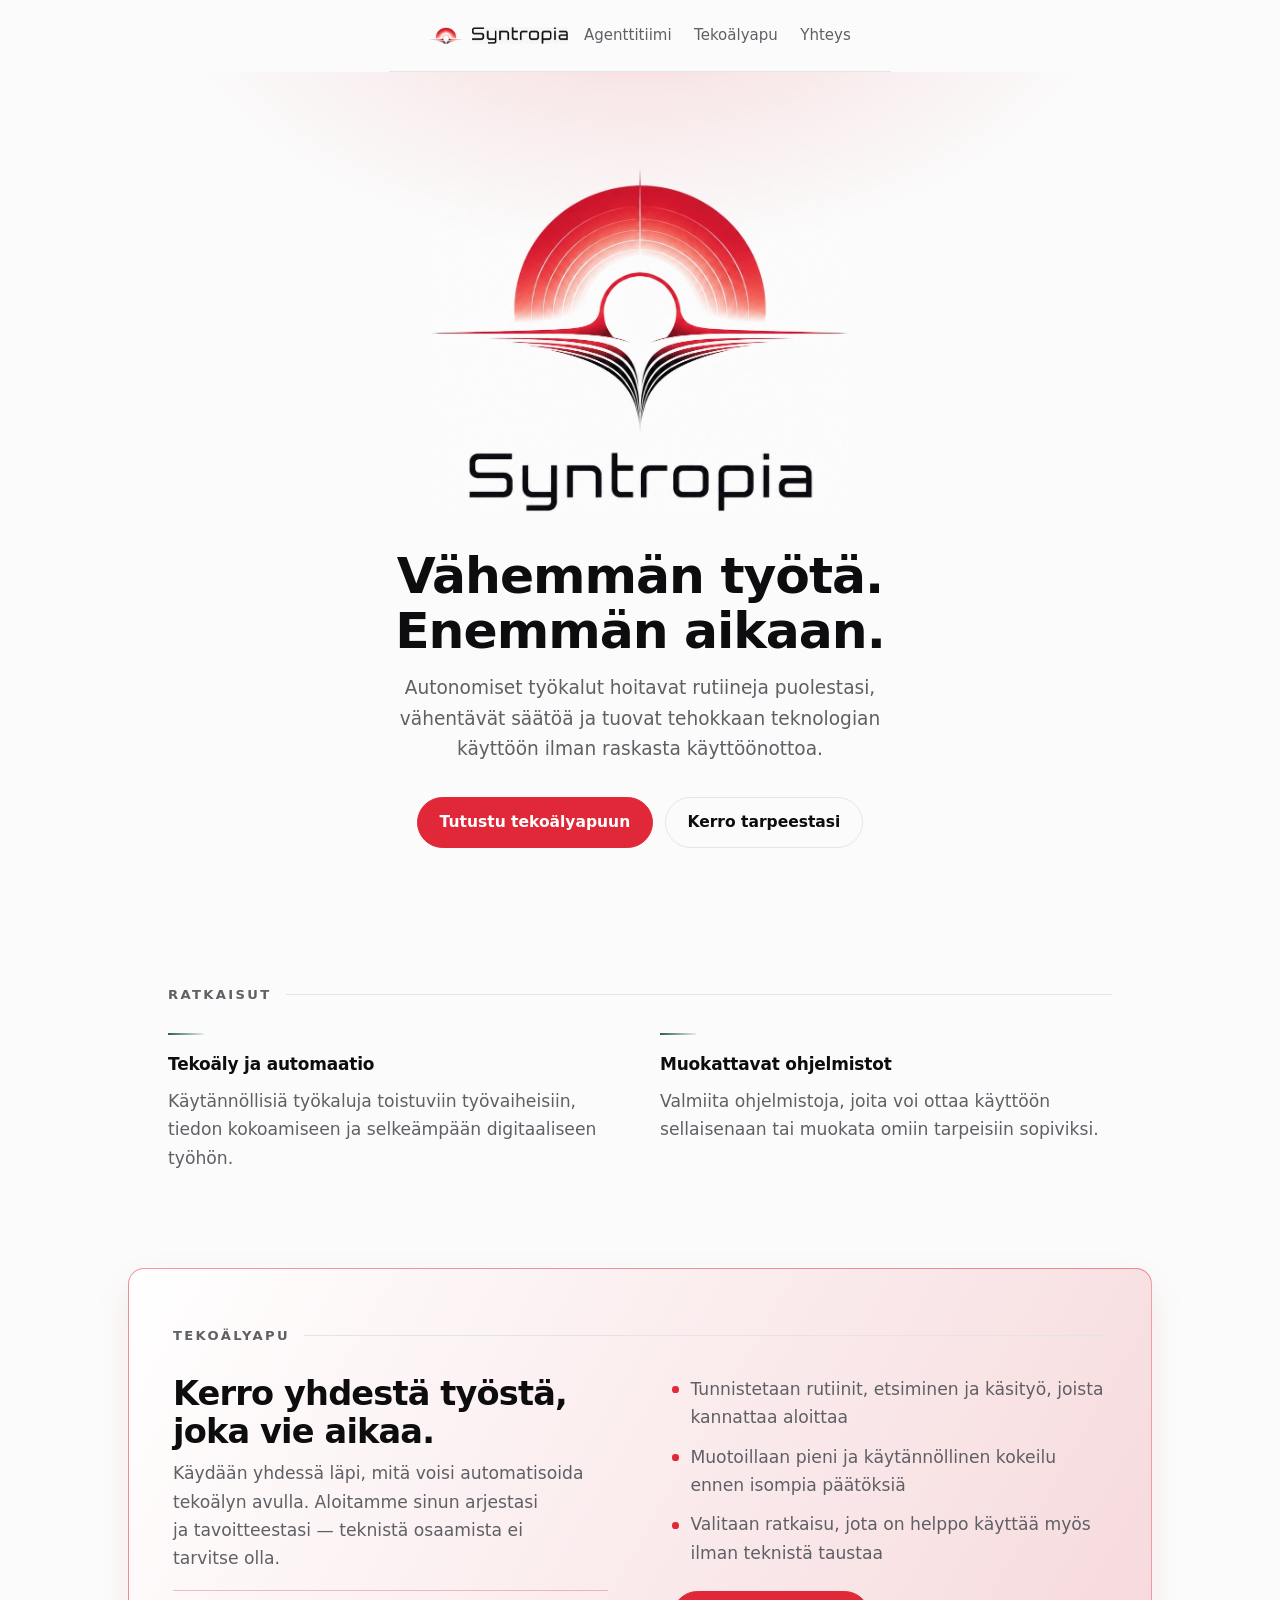
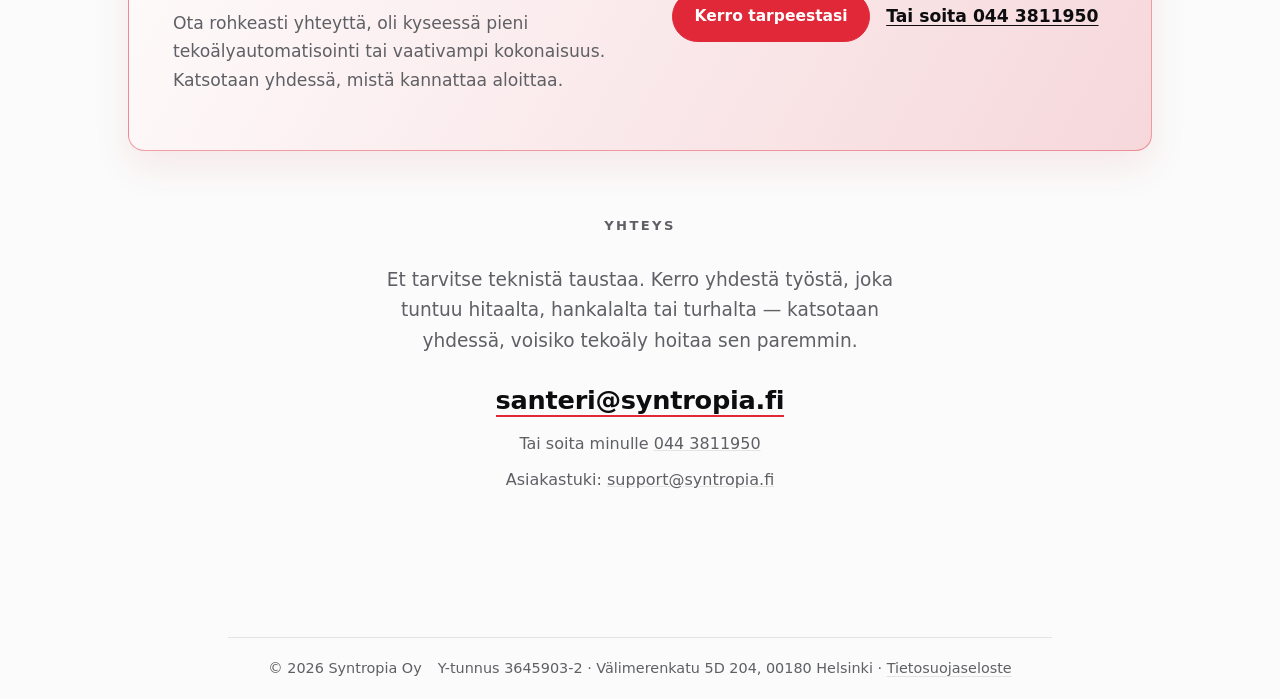
<file: index.html>
<!DOCTYPE html>
<html lang="fi">
<head>
<meta charset="utf-8">
<meta name="viewport" content="width=device-width, initial-scale=1">
<title>Syntropia — vähemmän työtä. Enemmän aikaan.</title>
<meta name="description" content="Syntropia auttaa tekemään työstä sujuvampaa tekoälyn ja käytännöllisen automaation avulla.">
<meta name="theme-color" content="#fbfbfb">
<link rel="icon" href="assets/favicon-32.png" sizes="32x32">
<link rel="apple-touch-icon" href="assets/mark-180.png">
<meta property="og:title" content="Syntropia">
<meta property="og:description" content="Käytännöllistä tekoälyä, automaatiota ja ohjelmistoja sujuvampaan työhön.">
<meta property="og:type" content="website">
<meta property="og:url" content="https://syntropia.fi/">
<meta property="og:image" content="https://syntropia.fi/assets/mark-180.png">
<link rel="stylesheet" href="style.css">
</head>
<body>

<a class="skip" href="#main">Siirry sisältöön</a>

<!-- Piilotettu pilottivaiheen ajaksi (14.9.2026). Palautus: poista kommenttimerkinnät.
<p class="topbar">
  <a class="topbar-flow" href="tilitoimisto.html"><strong>Syntropia on nyt tilitoimisto.</strong> Katso palvelut ja hinnat →</a>
</p>
-->

<header class="site">
  <a class="brand" href="/" aria-label="Syntropia, etusivu">
    <img class="brand-mark" src="assets/mark-180.png" alt="" width="34" height="34" decoding="async">
    <img class="brand-word" src="assets/wordmark.png" alt="Syntropia" width="549" height="96" decoding="async">
  </a>
  <nav aria-label="Päänavigaatio">
    <!-- Piilotettu (tilitoimisto pilottivaihe): <a href="tilitoimisto.html" class="nav-flow">Tilitoimisto<span class="nav-sub">Syntropia Flow</span></a> -->
    <a href="henkilosto.html">Agenttitiimi</a>
    <a href="#tekoalyapu">Tekoälyapu</a>
    <!-- Piilotettu toistaiseksi (sovellukset-sivu). Palautus: poista kommenttimerkinnät. <a href="sovellukset.html">Sovellukset</a> -->
    <a href="#yhteys">Yhteys</a>
  </nav>
</header>

<main id="main">

  <section class="hero">
    <div class="rays" aria-hidden="true"></div>
    <img class="logo" src="assets/syntropia-logo.jpg"
         alt="Syntropian logo: nouseva aurinko ja siihen suppenevat säteet"
         width="908" height="751" fetchpriority="high">
    <h1>Vähemmän työtä. Enemmän aikaan.</h1>
    <p class="lede">
      Autonomiset työkalut hoitavat rutiineja puolestasi, vähentävät säätöä ja
      tuovat tehokkaan teknologian käyttöön ilman raskasta käyttöönottoa.
    </p>
    <p class="cta">
      <a class="btn" href="#tekoalyapu">Tutustu tekoälyapuun</a>
      <a class="btn ghost" href="#yhteys">Kerro tarpeestasi</a>
    </p>
  </section>

  <!-- Piilotettu pilottivaiheen ajaksi (tilitoimisto). Palautus: poista kommenttimerkinnät.
  <section class="accounting-band">
    <div class="acct-inner">
      <p class="acct-kicker">Syntropia Flow</p>
      <h2>Tilitoimisto, jossa rutiinit hoituvat itsestään.</h2>
      <p class="acct-text">
        Kirjanpito, laskutus, ilmoitukset ja tilinpäätös — hoidettuna. Saat oman
        nimetyn agenttikirjanpitäjän, ja kirjanpito pysyy kunnossa lähes
        itsestään. Sama hinta toiminimelle ja osakeyhtiölle.
      </p>
      <div class="acct-offers">
        <p class="acct-offer">
          <span class="acct-offer-label">Erikoistarjous</span>
          Aloittavalle yrittäjälle <strong>39 €/kk</strong> — 10 tositetta ja
          0–5 myyntilaskua kuukaudessa.
        </p>
        <p class="acct-offer">
          <span class="acct-offer-label ghost">Kilpailutustarjous</span>
          Vaihda tilitoimistoa — vähintään <strong>100 €/kk</strong> halvempi
          kuin nykyinen sopimuksesi (yli 220 €/kk sopimuksille).
        </p>
      </div>
      <p class="cta">
        <a class="btn accent-blue" href="tilitoimisto.html">Tutustu tilitoimistoon</a>
        <a class="btn ghost" href="tilitoimisto.html#hinnat">Katso hinnasto</a>
      </p>
    </div>
  </section>
  -->

  <section id="tekeminen" class="band">
    <h2>Ratkaisut</h2>
    <div class="grid">
      <article>
        <h3>Tekoäly ja automaatio</h3>
        <p>
          Käytännöllisiä työkaluja toistuviin työvaiheisiin, tiedon kokoamiseen ja
          selkeämpään digitaaliseen työhön.
        </p>
      </article>
      <!-- Piilotettu (tilitoimisto pilottivaihe). Palautus: poista kommenttimerkinnät.
      <article class="accent-blue">
        <h3>Helppo ja kustannustehokas autonominen kirjanpito</h3>
        <p>
          Autonominen tekoäly hoitaa tositteiden kokoamisen, sovittujen sääntöjen
          soveltamisen ja tarkistukset. Saat kirjanpidon hallintaan ilman omaa osaamista
          ja ilman raskasta järjestelmää. Sopii juuri aloittavalle yrittäjälle sekä jo
          suuremmaksi kasvaneelle yritykselle.
        </p>
      </article>
      -->
      <article>
        <h3>Muokattavat ohjelmistot</h3>
        <p>
          Valmiita ohjelmistoja, joita voi ottaa käyttöön sellaisenaan tai muokata
          omiin tarpeisiin sopiviksi.
        </p>
        <!-- Piilotettu toistaiseksi (sovellukset-sivu). Palautus: poista kommenttimerkinnät. <p class="grid-cta"><a class="btn" href="sovellukset.html">Tutustu sovelluksiin</a></p> -->
      </article>
    </div>
  </section>

  <section id="tekoalyapu" class="band consultation">
    <h2>Tekoälyapu</h2>
    <div class="consultation-grid">
      <div>
        <h3>Kerro yhdestä työstä, joka vie aikaa.</h3>
        <p>
          Käydään yhdessä läpi, mitä voisi automatisoida tekoälyn avulla. Aloitamme
          sinun arjestasi ja tavoitteestasi — teknistä osaamista ei tarvitse olla.
        </p>
        <p class="consultation-scope">
          Ota rohkeasti yhteyttä, oli kyseessä pieni tekoälyautomatisointi tai
          vaativampi kokonaisuus. Katsotaan yhdessä, mistä kannattaa aloittaa.
        </p>
      </div>
      <div>
        <ul class="consultation-points">
          <li>Tunnistetaan rutiinit, etsiminen ja käsityö, joista kannattaa aloittaa</li>
          <li>Muotoillaan pieni ja käytännöllinen kokeilu ennen isompia päätöksiä</li>
          <li>Valitaan ratkaisu, jota on helppo käyttää myös ilman teknistä taustaa</li>
        </ul>
        <p class="consultation-actions">
          <a class="btn" href="mailto:santeri@syntropia.fi?subject=Teko%C3%A4ly%20ja%20automaatio">Kerro tarpeestasi</a>
          <a class="text-action" href="tel:+358443811950">Tai soita 044 3811950</a>
        </p>
      </div>
    </div>
  </section>

  <section id="yhteys" class="band contact">
    <h2>Yhteys</h2>
    <p class="lede">
      Et tarvitse teknistä taustaa. Kerro yhdestä työstä, joka tuntuu hitaalta,
      hankalalta tai turhalta — katsotaan yhdessä, voisiko tekoäly hoitaa sen paremmin.
    </p>
    <p class="mail">
      <a href="mailto:santeri@syntropia.fi">santeri@syntropia.fi</a>
    </p>
    <p class="mail-secondary">Tai soita minulle <a href="tel:+358443811950">044 3811950</a></p>
    <p class="mail-secondary">Asiakastuki: <a href="mailto:support@syntropia.fi">support@syntropia.fi</a></p>
  </section>

</main>

<footer class="site">
  <p>© <span id="y">2026</span> Syntropia Oy</p>
  <p class="muted">Y-tunnus 3645903-2 · Välimerenkatu 5D 204, 00180 Helsinki · <a href="tietosuoja.html">Tietosuojaseloste</a></p>
</footer>

<script>document.getElementById("y").textContent = new Date().getFullYear();</script>
</body>
</html>
</file>
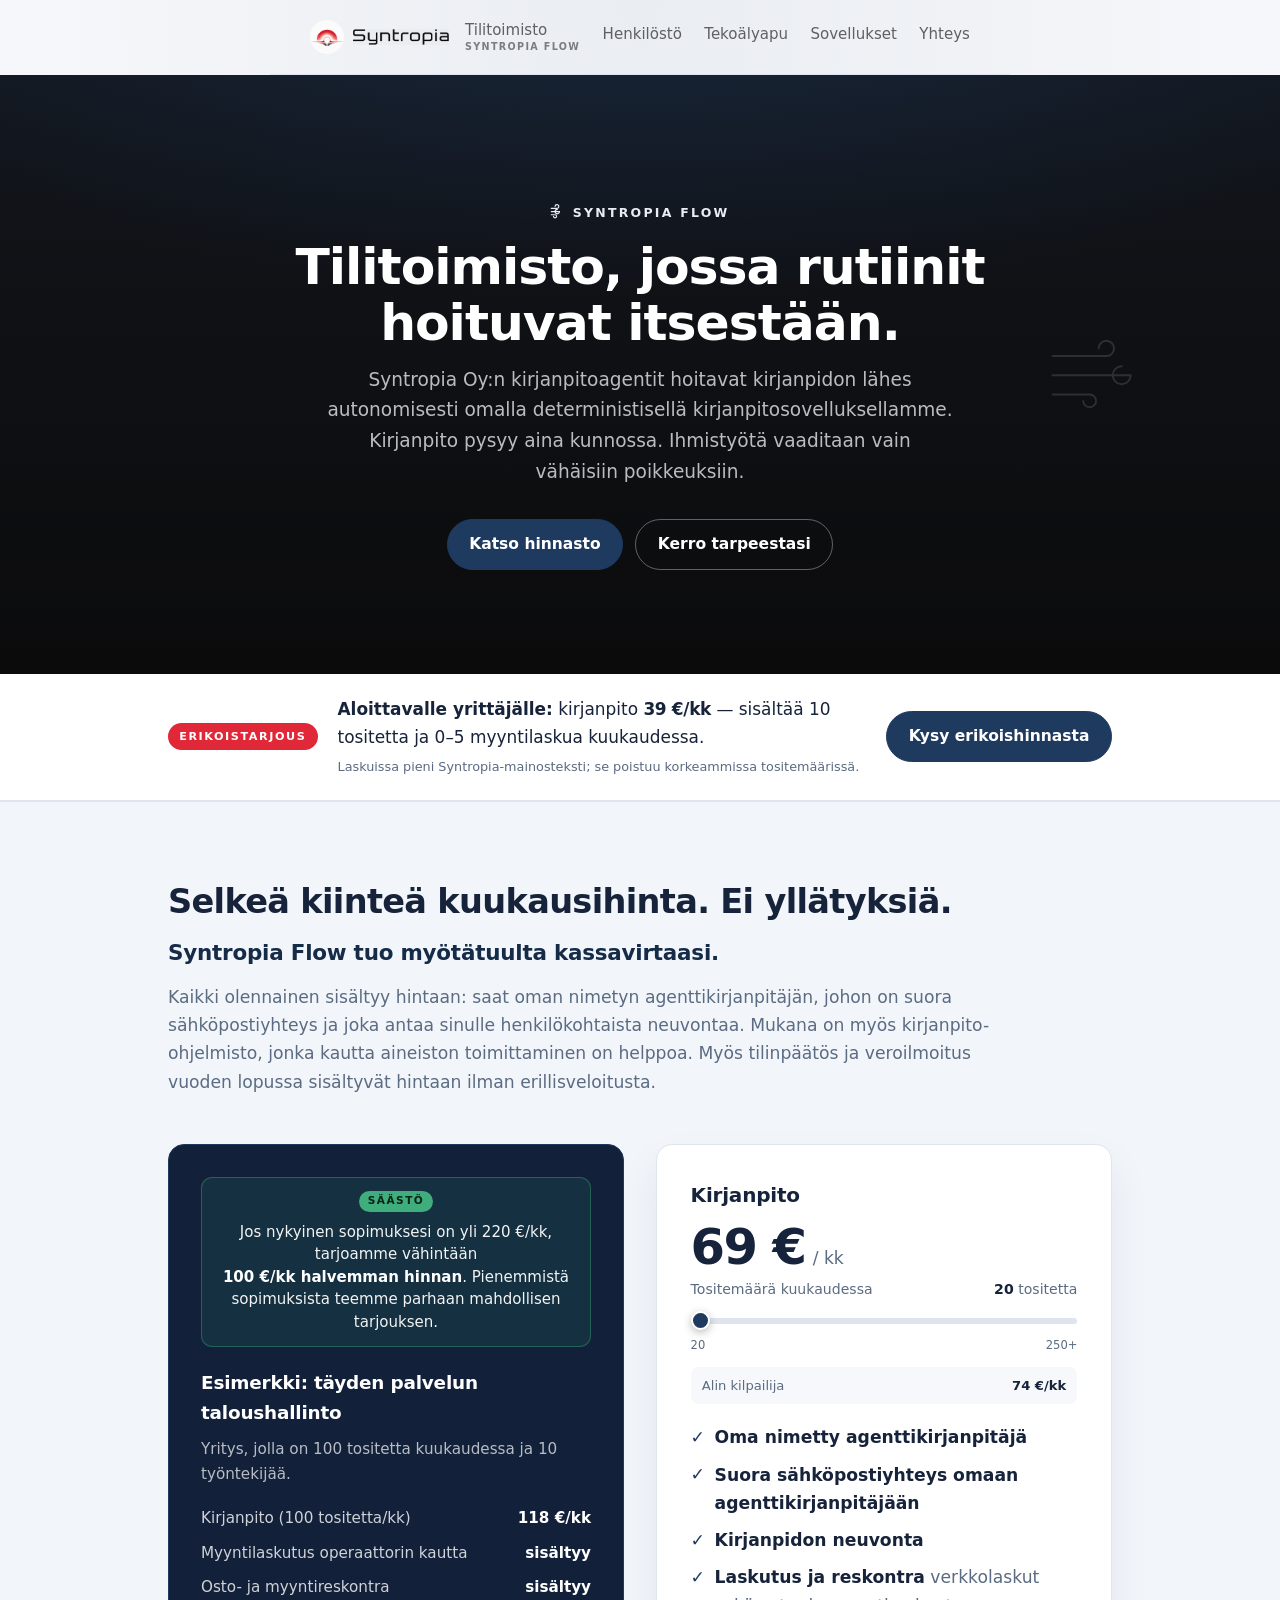
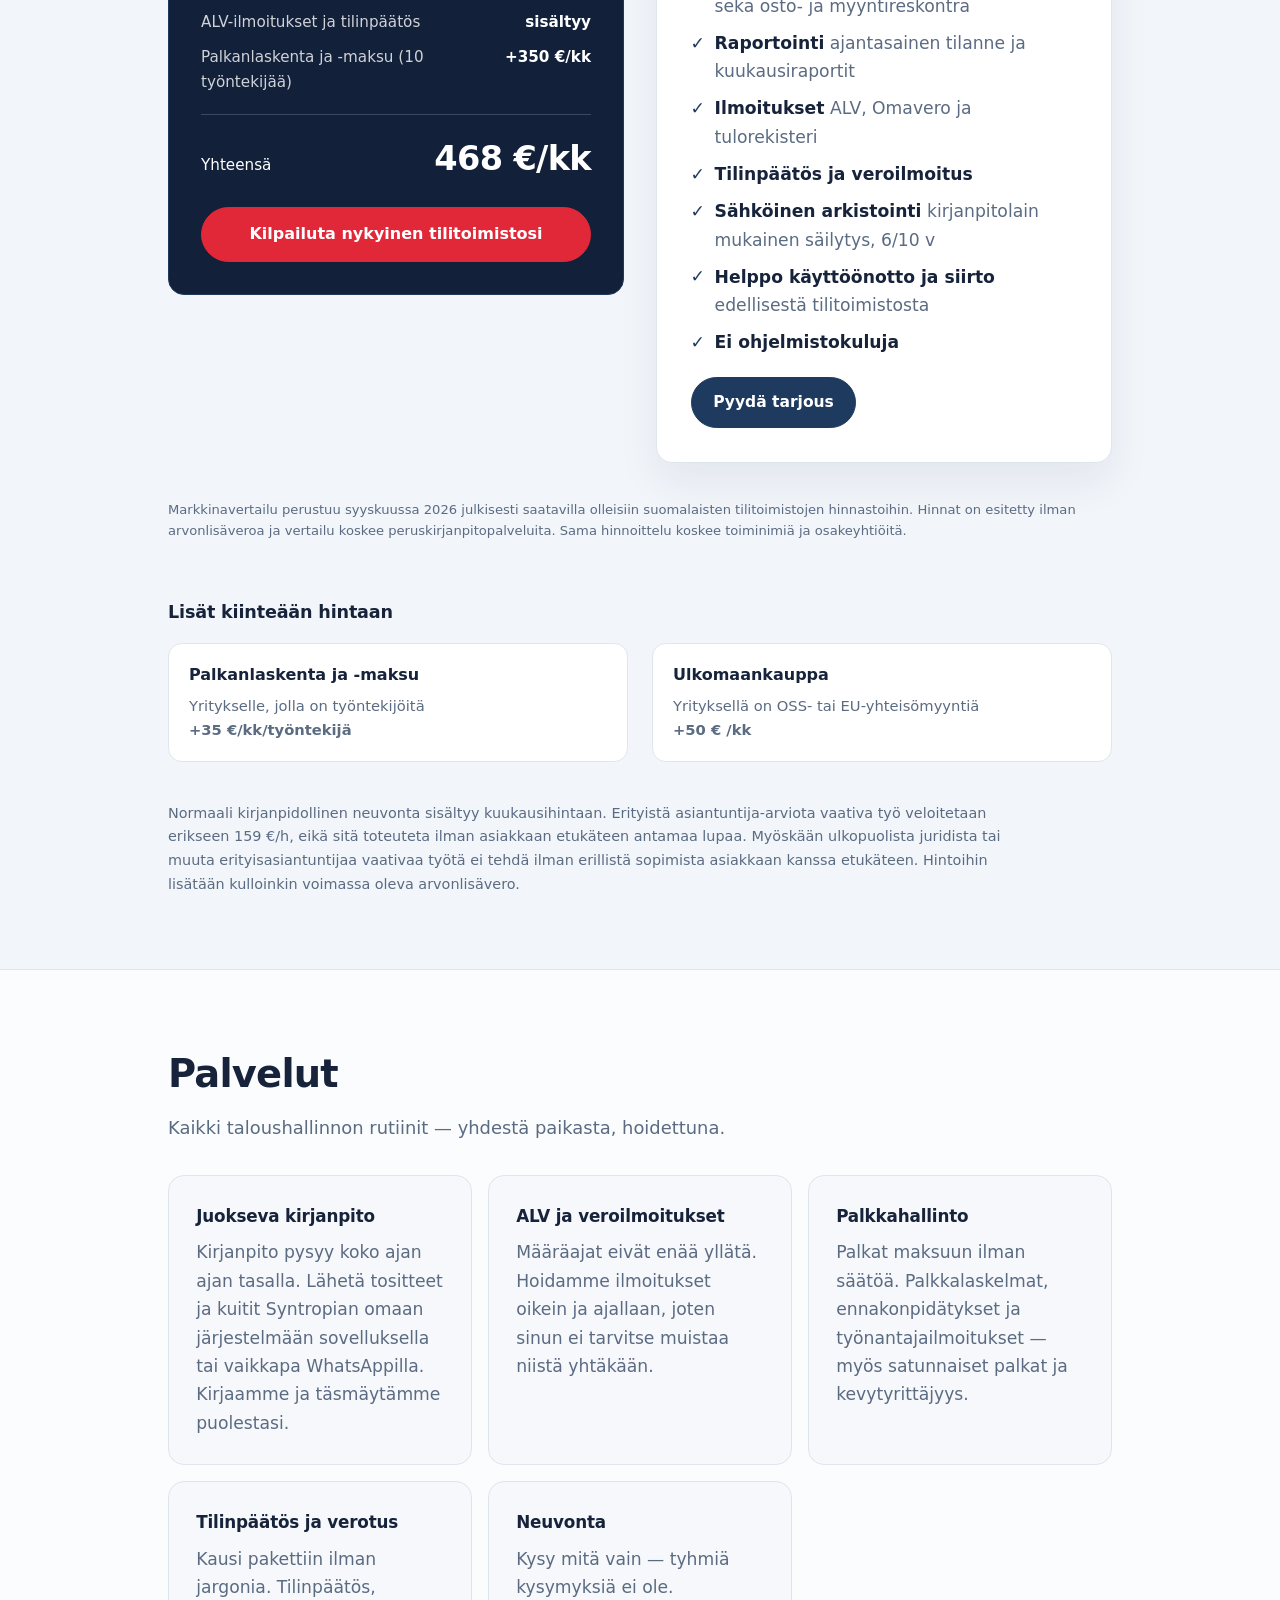
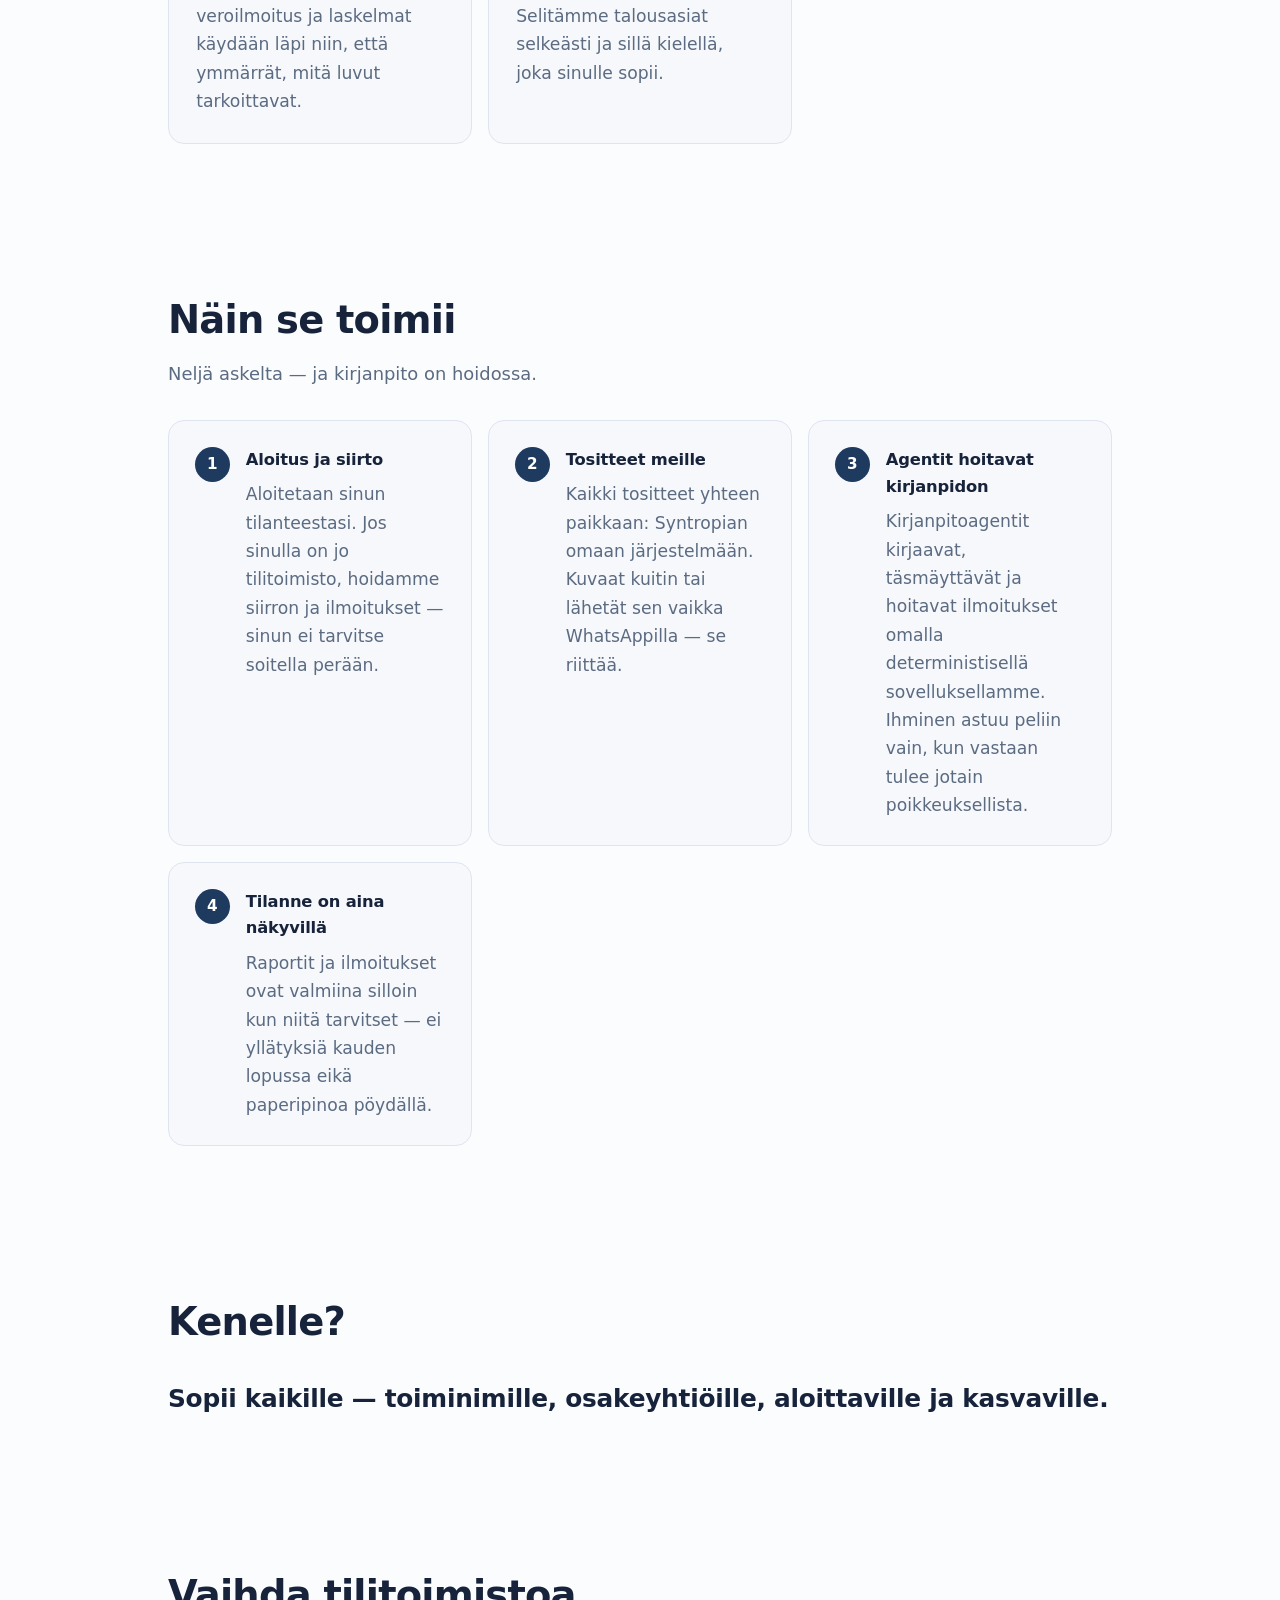
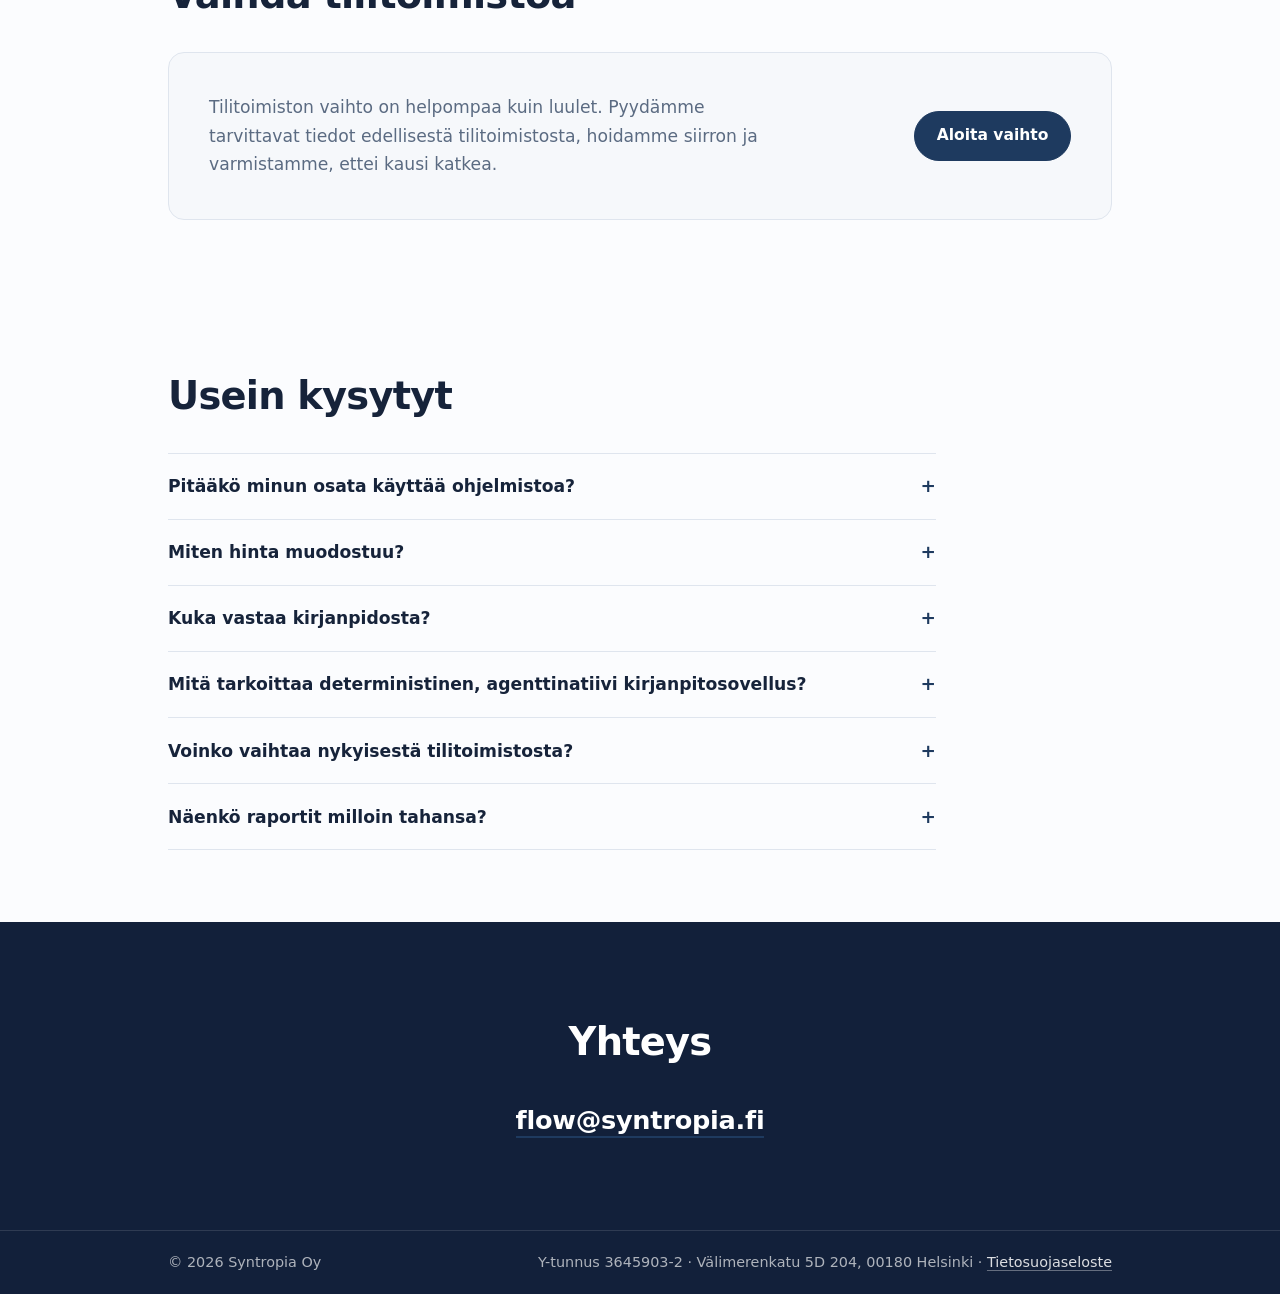
<file: _tilitoimisto-full.html>
<!--
  PIILOTETTU TÄYSVERSIO — Syntropia Flow -tilitoimistosivu (hinnasto + palvelut).
  EI JULKAISTA: tiedostonimi alkaa alaviivalla, joten GitHub Pages / Jekyll jättää
  sen rakenteesta pois (ei palvella verkossa). Tämä on valmis palautettavaksi
  sitten kun Flow avataan julkisesti: nimeä uudelleen -> tilitoimisto.html
  (ja poista/ohita kevyt pilottiversio).
  Lisätty 14.9.2026: slogan "Syntropia Flow tuo myötätuulta kassavirtaasi."
  hintaosion (#hinnat) yhteyteen.
-->
<!DOCTYPE html>
<html lang="fi">
<head>
<meta charset="utf-8">
<meta name="viewport" content="width=device-width, initial-scale=1">
<title>Syntropia Flow — tilitoimisto</title>
<meta name="description" content="Syntropia Flow on lähes autonominen tilitoimisto: omat kirjanpitoagentit ja deterministinen, agenttinatiivi kirjanpitosovellus pitävät kirjanpidon aina kunnossa.">
<meta name="theme-color" content="#0d0d0f">
<link rel="icon" href="assets/favicon-32.png" sizes="32x32">
<link rel="apple-touch-icon" href="assets/mark-180.png">
<meta property="og:title" content="Tilitoimisto — Syntropia">
<meta property="og:description" content="Kirjanpitoagentit hoitavat kirjanpidon lähes autonomisesti. Deterministinen, agenttinatiivi kirjanpitosovellus pitää kirjanpidon aina kunnossa.">
<meta property="og:type" content="website">
<meta property="og:url" content="https://syntropia.fi/tilitoimisto.html">
<link rel="stylesheet" href="style.css">
<link rel="stylesheet" href="tilitoimisto.css">
</head>
<body class="tilitoimisto flow">

<a class="skip" href="#main">Siirry sisältöön</a>

<header class="site">
  <a class="brand" href="/" aria-label="Syntropia, etusivu">
    <img class="brand-mark" src="assets/mark-180.png" alt="" width="34" height="34" decoding="async">
    <img class="brand-word" src="assets/wordmark.png" alt="Syntropia" width="549" height="96" decoding="async">
  </a>
  <nav aria-label="Päänavigaatio">
    <a href="tilitoimisto.html" class="nav-flow" aria-current="page">Tilitoimisto<span class="nav-sub">Syntropia Flow</span></a>
    <a href="henkilosto.html">Henkilöstö</a>
    <a href="index.html#tekoalyapu">Tekoälyapu</a>
    <a href="sovellukset.html">Sovellukset</a>
    <a href="index.html#yhteys">Yhteys</a>
  </nav>
</header>

<main id="main">

  <section class="hero">
    <div class="hero-wind" aria-hidden="true">
      <svg viewBox="0 0 240 120" fill="none" stroke="currentColor" stroke-width="3" stroke-linecap="round">
        <path d="M4 32h84a12 12 0 1 0-12-12"></path>
        <path d="M4 62h122a14 14 0 1 1-14-14"></path>
        <path d="M4 92h58a10 10 0 1 1-10 10"></path>
      </svg>
    </div>
    <p class="hero-kicker"><svg class="kicker-wind" viewBox="0 0 24 24" fill="none" stroke="currentColor" stroke-width="1.8" stroke-linecap="round" aria-hidden="true"><path d="M2 7h9a3 3 0 1 0-3-3"></path><path d="M2 12h13a3.5 3.5 0 1 1-3.5-3.5"></path><path d="M2 17h6a2.5 2.5 0 1 1-2.5 2.5"></path></svg>Syntropia Flow</p>
    <h1>Tilitoimisto, jossa rutiinit hoituvat itsestään.</h1>
    <p class="lede">
      Syntropia Oy:n kirjanpitoagentit hoitavat kirjanpidon lähes
      autonomisesti omalla deterministisellä kirjanpitosovelluksellamme.
      Kirjanpito pysyy aina kunnossa. Ihmistyötä vaaditaan vain vähäisiin
      poikkeuksiin.
    </p>
    <p class="cta">
      <a class="btn" href="#hinnat">Katso hinnasto</a>
      <a class="btn ghost" href="#yhteys">Kerro tarpeestasi</a>
    </p>
  </section>

  <section class="offer" aria-label="Erikoistarjous">
    <div class="offer-inner">
      <p class="offer-badge">Erikoistarjous</p>
      <div class="offer-body">
        <p class="offer-text">
          <strong>Aloittavalle yrittäjälle:</strong> kirjanpito
          <strong class="offer-price">39 €/kk</strong> — sisältää 10 tositetta
          ja 0–5 myyntilaskua kuukaudessa.
        </p>
        <p class="offer-note">Laskuissa pieni Syntropia-mainosteksti; se poistuu korkeammissa tositemäärissä.</p>
      </div>
      <a class="btn" href="mailto:flow@syntropia.fi?subject=Aloittavan%20yritt%C3%A4j%C3%A4n%20kirjanpito">Kysy erikoishinnasta</a>
    </div>
  </section>

  <section id="hinnat" class="pricing">
    <div class="t-band">
      <p class="pricing-lede">Selkeä kiinteä kuukausihinta. Ei yllätyksiä.</p>
      <p class="flow-tagline">Syntropia Flow tuo myötätuulta kassavirtaasi.</p>
      <p class="pricing-intro">
        Kaikki olennainen sisältyy hintaan: saat oman nimetyn
        agenttikirjanpitäjän, johon on suora sähköpostiyhteys ja joka antaa
        sinulle henkilökohtaista neuvontaa. Mukana on myös
        kirjanpito-ohjelmisto, jonka kautta aineiston toimittaminen on
        helppoa. Myös tilinpäätös ja veroilmoitus vuoden lopussa sisältyvät
        hintaan ilman erillisveloitusta.
      </p>

      <div class="price-layout">
      <aside class="price-example">
        <p class="price-example-note"><span class="saving-badge">Säästö</span>Jos nykyinen sopimuksesi on yli 220 €/kk, tarjoamme vähintään <strong>100 €/kk halvemman hinnan</strong>. Pienemmistä sopimuksista teemme parhaan mahdollisen tarjouksen.</p>
        <h3>Esimerkki: täyden palvelun taloushallinto</h3>
        <p class="price-example-lead">Yritys, jolla on 100 tositetta kuukaudessa ja 10 työntekijää.</p>
        <ul class="price-example-rows">
          <li><span>Kirjanpito (100 tositetta/kk)</span><strong>118 €/kk</strong></li>
          <li><span>Myyntilaskutus operaattorin kautta</span><strong>sisältyy</strong></li>
          <li><span>Osto- ja myyntireskontra</span><strong>sisältyy</strong></li>
          <li><span>ALV-ilmoitukset ja tilinpäätös</span><strong>sisältyy</strong></li>
          <li><span>Palkanlaskenta ja -maksu (10 työntekijää)</span><strong>+350 €/kk</strong></li>
        </ul>
        <p class="price-example-total"><span>Yhteensä</span><strong>468 €/kk</strong></p>
        <p class="price-example-more"><a class="btn price-example-cta" href="mailto:flow@syntropia.fi?subject=Tilitoimiston%20kilpailutus">Kilpailuta nykyinen tilitoimistosi</a></p>
      </aside>

      <div class="price-grid">
        <article class="price-card">
          <h3>Kirjanpito</h3>
          <p class="price-amount"><span class="price-num" id="price-num">69 €</span><span class="price-per">/ kk</span></p>
          <div class="price-slider">
            <div class="price-slider-head">
              <label for="price-range">Tositemäärä kuukaudessa</label>
              <span class="price-slider-value"><strong id="price-tos">20</strong> tositetta</span>
            </div>
            <input type="range" id="price-range" min="20" max="250" step="5" value="20" aria-label="Tositemäärä kuukaudessa">
            <div class="price-slider-scale"><span>20</span><span>250+</span></div>
          </div>
          <p class="price-market"><span>Alin kilpailija</span><strong id="price-market">74 €/kk</strong></p>
          <ul class="price-features">
            <li><strong>Oma nimetty agenttikirjanpitäjä</strong></li>
            <li><strong>Suora sähköpostiyhteys omaan agenttikirjanpitäjään</strong></li>
            <li><strong>Kirjanpidon neuvonta</strong></li>
            <li><strong>Laskutus ja reskontra</strong> <span class="feature-note">verkkolaskut sekä osto- ja myyntireskontra</span></li>
            <li><strong>Raportointi</strong> <span class="feature-note">ajantasainen tilanne ja kuukausiraportit</span></li>
            <li><strong>Ilmoitukset</strong> <span class="feature-note">ALV, Omavero ja tulorekisteri</span></li>
            <li><strong>Tilinpäätös ja veroilmoitus</strong></li>
            <li><strong>Sähköinen arkistointi</strong> <span class="feature-note">kirjanpitolain mukainen säilytys, 6/10 v</span></li>
            <li><strong>Helppo käyttöönotto ja siirto</strong> <span class="feature-note">edellisestä tilitoimistosta</span></li>
            <li><strong>Ei ohjelmistokuluja</strong></li>
          </ul>
          <p class="price-cta">
            <a class="btn" href="mailto:flow@syntropia.fi?subject=Kirjanpito">Pyydä tarjous</a>
          </p>
        </article>
      </div>
      </div>

      <p class="market-note">
        Markkinavertailu perustuu syyskuussa 2026 julkisesti saatavilla
        olleisiin suomalaisten tilitoimistojen hinnastoihin. Hinnat on
        esitetty ilman arvonlisäveroa ja vertailu koskee
        peruskirjanpitopalveluita. Sama hinnoittelu koskee toiminimiä ja
        osakeyhtiöitä.
      </p>

      <h3 class="addons-title">Lisät kiinteään hintaan</h3>
      <div class="addon-grid">
        <article class="addon">
          <h4>Palkanlaskenta ja -maksu</h4>
          <p>Yritykselle, jolla on työntekijöitä</p>
          <p class="addon-price">+35 €/kk/työntekijä</p>
        </article>
        <article class="addon">
          <h4>Ulkomaankauppa</h4>
          <p>Yrityksellä on OSS- tai EU-yhteisömyyntiä</p>
          <p class="addon-price">+50 € /kk</p>
        </article>
      </div>

      <p class="price-footnote">
        Normaali kirjanpidollinen neuvonta sisältyy kuukausihintaan.
        Erityistä asiantuntija-arviota vaativa työ veloitetaan erikseen
        159 €/h, eikä sitä toteuteta ilman asiakkaan etukäteen antamaa
        lupaa. Myöskään ulkopuolista juridista tai muuta
        erityisasiantuntijaa vaativaa työtä ei tehdä ilman erillistä
        sopimista asiakkaan kanssa etukäteen. Hintoihin lisätään
        kulloinkin voimassa oleva arvonlisävero.
      </p>
    </div>
  </section>

  <section id="palvelut" class="t-band">
    <h2>Palvelut</h2>
    <p class="section-lede">Kaikki taloushallinnon rutiinit — yhdestä paikasta, hoidettuna.</p>
    <div class="t-grid">
      <article class="t-card">
        <h3>Juokseva kirjanpito</h3>
        <p>
          Kirjanpito pysyy koko ajan ajan tasalla. Lähetä tositteet ja kuitit
          Syntropian omaan järjestelmään sovelluksella tai vaikkapa
          WhatsAppilla. Kirjaamme ja täsmäytämme puolestasi.
        </p>
      </article>
      <article class="t-card">
        <h3>ALV ja veroilmoitukset</h3>
        <p>
          Määräajat eivät enää yllätä. Hoidamme ilmoitukset oikein ja
          ajallaan, joten sinun ei tarvitse muistaa niistä yhtäkään.
        </p>
      </article>
      <article class="t-card">
        <h3>Palkkahallinto</h3>
        <p>
          Palkat maksuun ilman säätöä. Palkkalaskelmat, ennakonpidätykset ja
          työnantajailmoitukset — myös satunnaiset palkat ja kevytyrittäjyys.
        </p>
      </article>
      <article class="t-card">
        <h3>Tilinpäätös ja verotus</h3>
        <p>
          Kausi pakettiin ilman jargonia. Tilinpäätös, veroilmoitus ja
          laskelmat käydään läpi niin, että ymmärrät, mitä luvut tarkoittavat.
        </p>
      </article>
      <article class="t-card">
        <h3>Neuvonta</h3>
        <p>
          Kysy mitä vain — tyhmiä kysymyksiä ei ole. Selitämme talousasiat
          selkeästi ja sillä kielellä, joka sinulle sopii.
        </p>
      </article>
    </div>
  </section>

  <section id="miten" class="t-band">
    <h2>Näin se toimii</h2>
    <p class="section-lede">Neljä askelta — ja kirjanpito on hoidossa.</p>
    <ol class="t-steps">
      <li>
        <span class="t-step-num">1</span>
        <div>
          <h3>Aloitus ja siirto</h3>
          <p>
            Aloitetaan sinun tilanteestasi. Jos sinulla on jo tilitoimisto,
            hoidamme siirron ja ilmoitukset — sinun ei tarvitse soitella
            perään.
          </p>
        </div>
      </li>
      <li>
        <span class="t-step-num">2</span>
        <div>
          <h3>Tositteet meille</h3>
          <p>
            Kaikki tositteet yhteen paikkaan: Syntropian omaan järjestelmään.
            Kuvaat kuitin tai lähetät sen vaikka WhatsAppilla — se riittää.
          </p>
        </div>
      </li>
      <li>
        <span class="t-step-num">3</span>
        <div>
          <h3>Agentit hoitavat kirjanpidon</h3>
          <p>
            Kirjanpitoagentit kirjaavat, täsmäyttävät ja hoitavat ilmoitukset
            omalla deterministisellä sovelluksellamme. Ihminen astuu peliin
            vain, kun vastaan tulee jotain poikkeuksellista.
          </p>
        </div>
      </li>
      <li>
        <span class="t-step-num">4</span>
        <div>
          <h3>Tilanne on aina näkyvillä</h3>
          <p>
            Raportit ja ilmoitukset ovat valmiina silloin kun niitä tarvitset —
            ei yllätyksiä kauden lopussa eikä paperipinoa pöydällä.
          </p>
        </div>
      </li>
    </ol>
  </section>

  <section id="kenelle" class="t-band">
    <h2>Kenelle?</h2>
    <p class="who">Sopii kaikille — toiminimille, osakeyhtiöille, aloittaville ja kasvaville.</p>
  </section>

  <section id="siirto" class="t-band">
    <h2>Vaihda tilitoimistoa</h2>
    <div class="t-callout">
      <p>
        Tilitoimiston vaihto on helpompaa kuin luulet. Pyydämme tarvittavat
        tiedot edellisestä tilitoimistosta, hoidamme siirron ja varmistamme,
        ettei kausi katkea.
      </p>
      <a class="btn" href="mailto:flow@syntropia.fi?subject=Tilitoimiston%20vaihto">Aloita vaihto</a>
    </div>
  </section>

  <section id="ukk" class="t-band">
    <h2>Usein kysytyt</h2>
    <div class="faq">
      <details>
        <summary>Pitääkö minun osata käyttää ohjelmistoa?</summary>
        <p>
          Ei. Toimitat tositteet meille ja me hoidamme loput. Halutessasi näet
          tilanteen selkeästä näkymästä, mutta se ei ole pakollista.
        </p>
      </details>
      <details>
        <summary>Miten hinta muodostuu?</summary>
        <p>
          Kuukausihintaan vaikuttaa kolme asiaa: tositteiden määrä,
          työntekijöiden määrä ja mahdollinen ulkomaankauppa. Kaikki muu —
          kirjanpito, laskutus ja reskontra, ilmoitukset, tilinpäätös sekä
          ohjelmisto — sisältyy aina samaan kiinteään kuukausihintaan, ilman
          erillisiä ohjelmistokuluja.
        </p>
      </details>
      <details>
        <summary>Kuka vastaa kirjanpidosta?</summary>
        <p>
          Kirjanpidon hoitamisesta ja laadunvarmistuksesta vastaa Syntropia
          Oy. Kirjanpitoagenttimme tekevät työn oman järjestelmämme avulla
          Syntropian vastuulla. Asiakasyritys säilyy lain tarkoittamana
          kirjanpitovelvollisena ja vastaa meille toimittamiensa tietojen ja
          aineiston oikeellisuudesta.
        </p>
      </details>
      <details>
        <summary>Mitä tarkoittaa deterministinen, agenttinatiivi kirjanpitosovellus?</summary>
        <p>
          Kirjanpitoa ei tehdä pelkän yleisen tekoälymallin varassa, vaan
          ennalta määritellyn kirjanpitologiikan, tarkistusten ja niitä
          käyttävien agenttien avulla. Samat tilanteet käsitellään
          johdonmukaisesti samoilla periaatteilla, ja jokainen kirjaus sekä
          siihen johtanut käsittely on jäljitettävissä.
        </p>
      </details>
      <details>
        <summary>Voinko vaihtaa nykyisestä tilitoimistosta?</summary>
        <p>
          Kyllä. Hoidamme siirron ja ilmoitukset puolestasi, jotta kausi
          jatkuu katkeamatta.
        </p>
      </details>
      <details>
        <summary>Näenkö raportit milloin tahansa?</summary>
        <p>
          Kyllä. Kirjaukset ja raportit ovat nähtävillä ajantasaisina ja
          tulostettavissa.
        </p>
      </details>
    </div>
  </section>

  <section id="yhteys" class="t-contact">
    <div class="t-band">
      <h2>Yhteys</h2>
      <p class="mail">
        <a href="mailto:flow@syntropia.fi">flow@syntropia.fi</a>
      </p>
    </div>
  </section>

</main>

<footer class="site">
  <div class="t-footer">
    <p>© <span id="y">2026</span> Syntropia Oy</p>
    <p class="muted">Y-tunnus 3645903-2 · Välimerenkatu 5D 204, 00180 Helsinki · <a href="tietosuoja.html">Tietosuojaseloste</a></p>
  </div>
</footer>

<script>document.getElementById("y").textContent = new Date().getFullYear();</script>
<script>
(function () {
  var r = document.getElementById("price-range");
  if (!r || !r.addEventListener) return;
  var num = document.getElementById("price-num"),
      tos = document.getElementById("price-tos"),
      mkt = document.getElementById("price-market");
  function base(n) { return n <= 40 ? 69 + (n - 20) : 89 + Math.round((n - 40) * 80 / 60); }
  function comp(n) {
    if (n <= 20) return 74;
    if (n <= 30) return 89;
    if (n <= 40) return 94;
    if (n <= 50) return 99;
    if (n <= 60) return 104;
    if (n <= 120) return 218;
    if (n <= 180) return 327;
    if (n <= 240) return 436;
    return 545;
  }
  function price(n) {
    if (n <= 60) return Math.min(comp(n), base(n));
    return comp(n) - 100;
  }
  function upd() {
    var n = parseInt(r.value, 10);
    var plus = n >= 250;
    num.textContent = price(n) + " €";
    tos.textContent = n + (plus ? "+" : "");
    mkt.textContent = comp(n) + " €/kk";
  }
  r.addEventListener("input", upd);
  upd();
})();
</script>
</body>
</html>
</file>
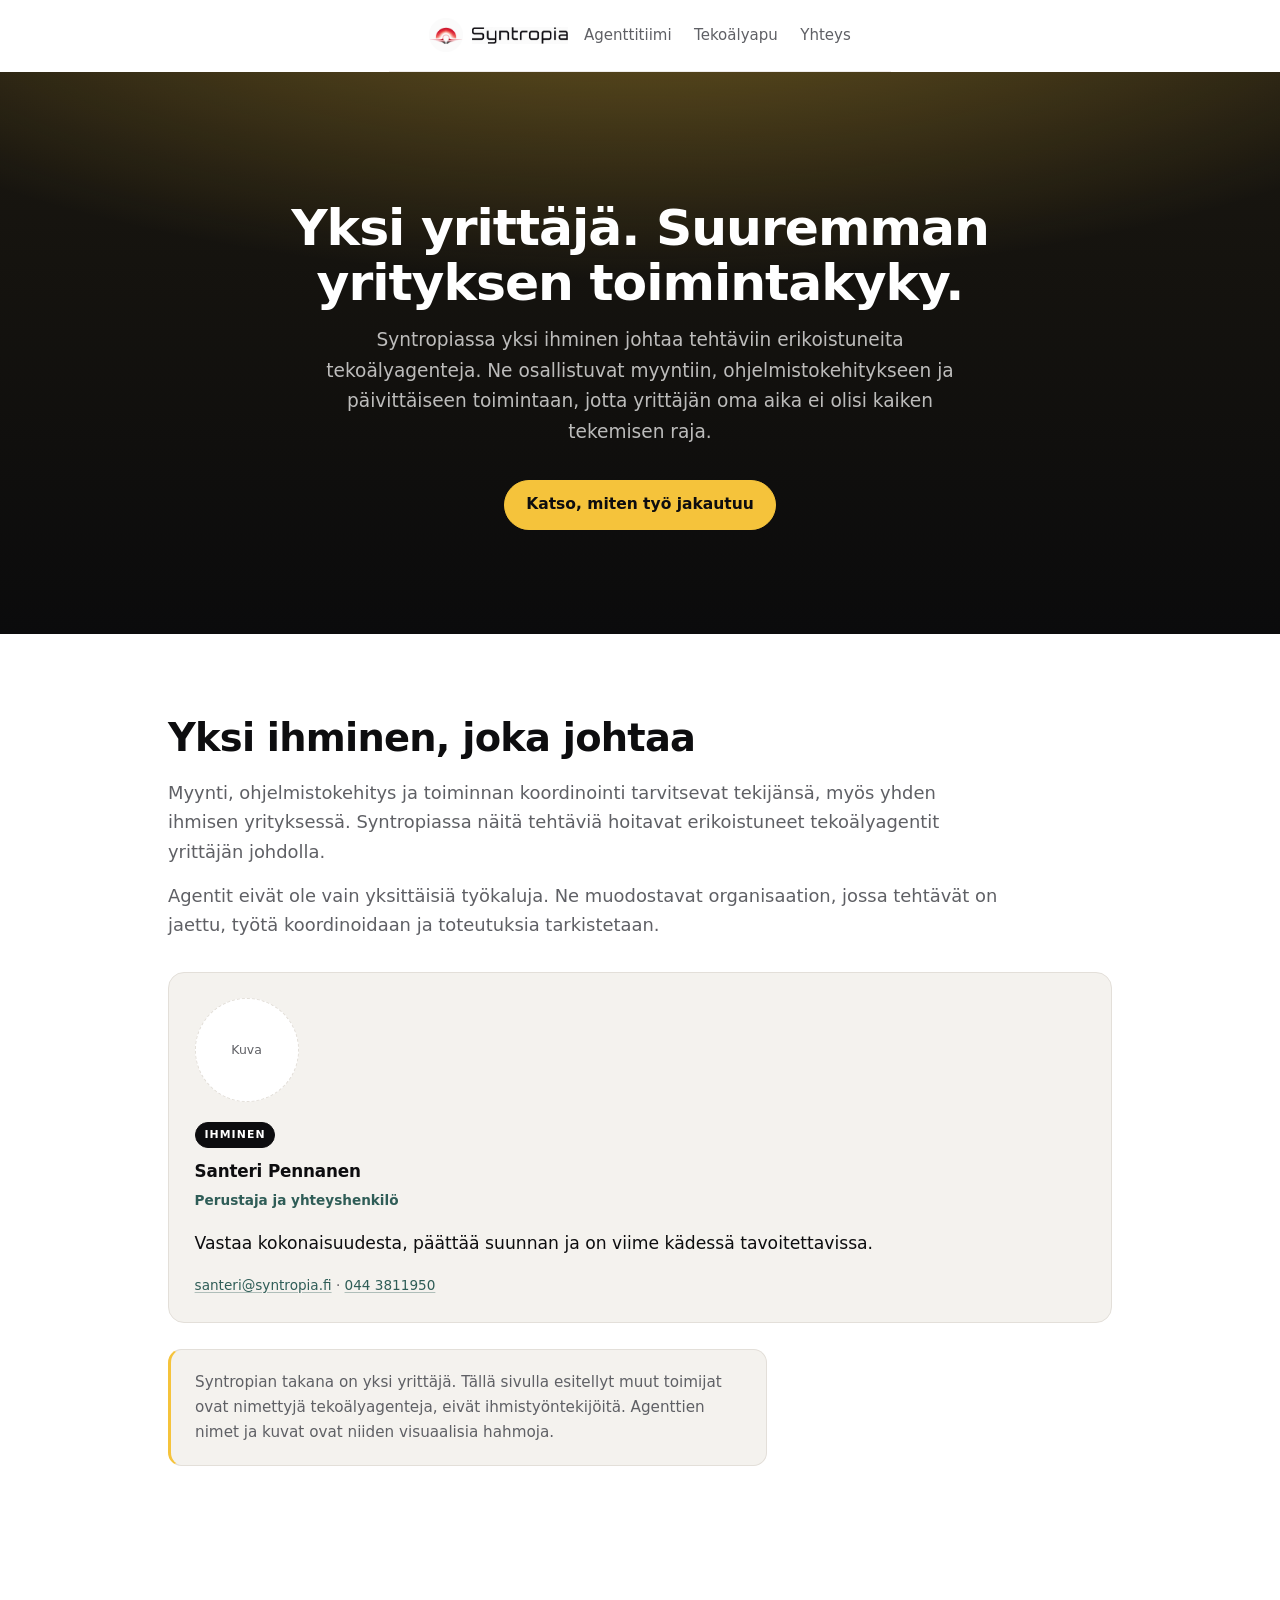
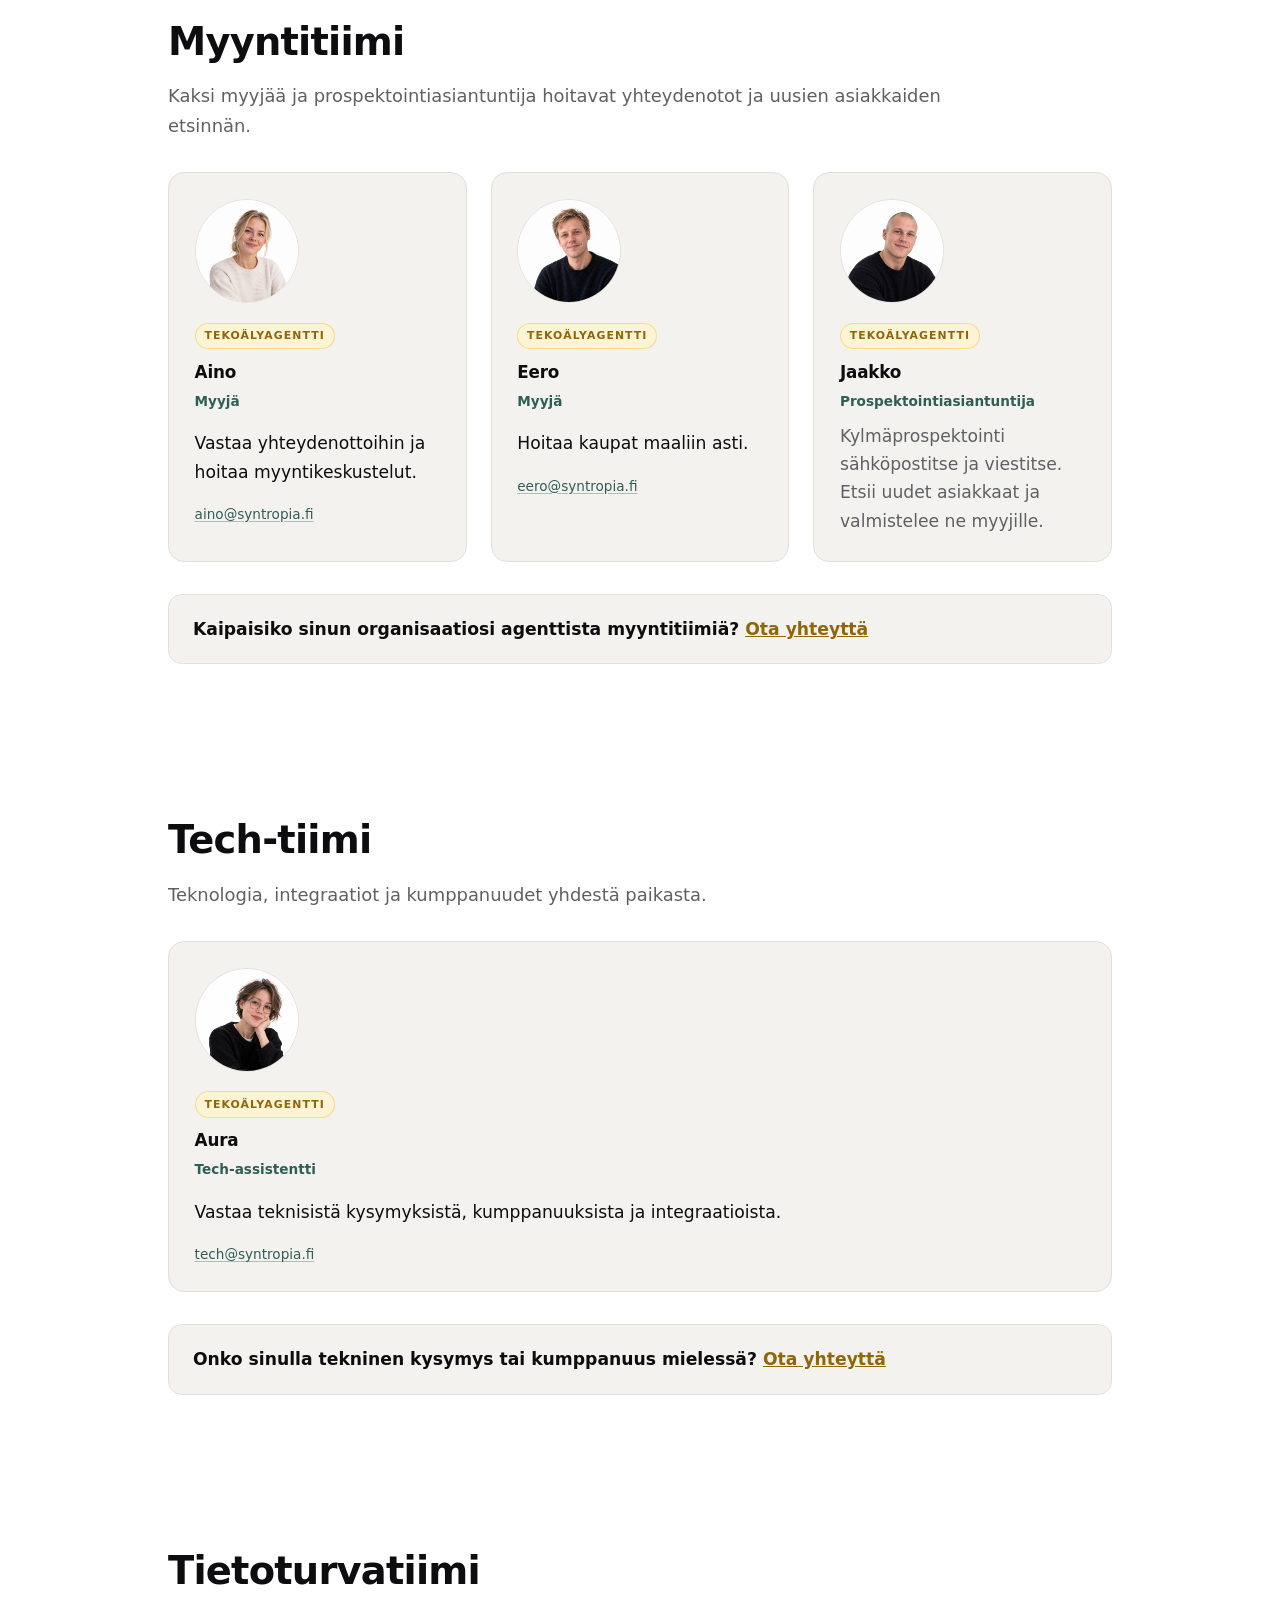
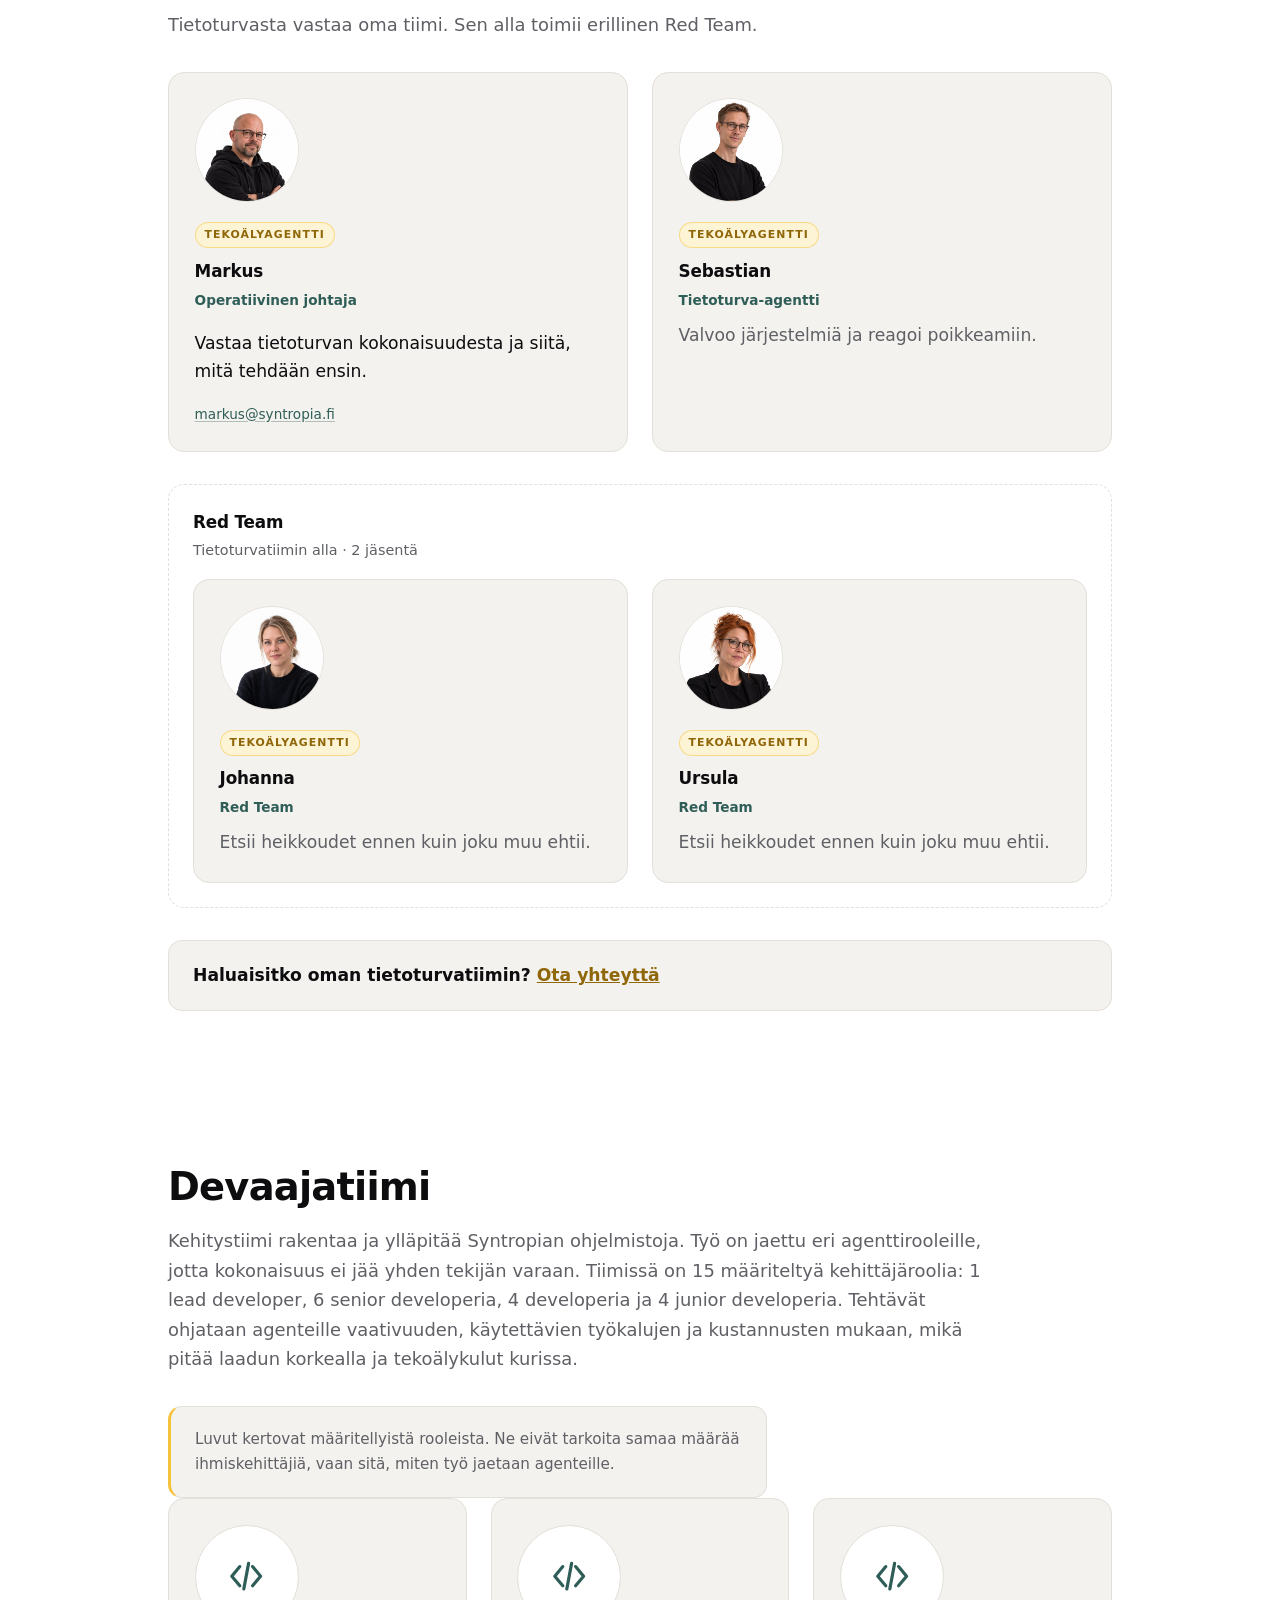
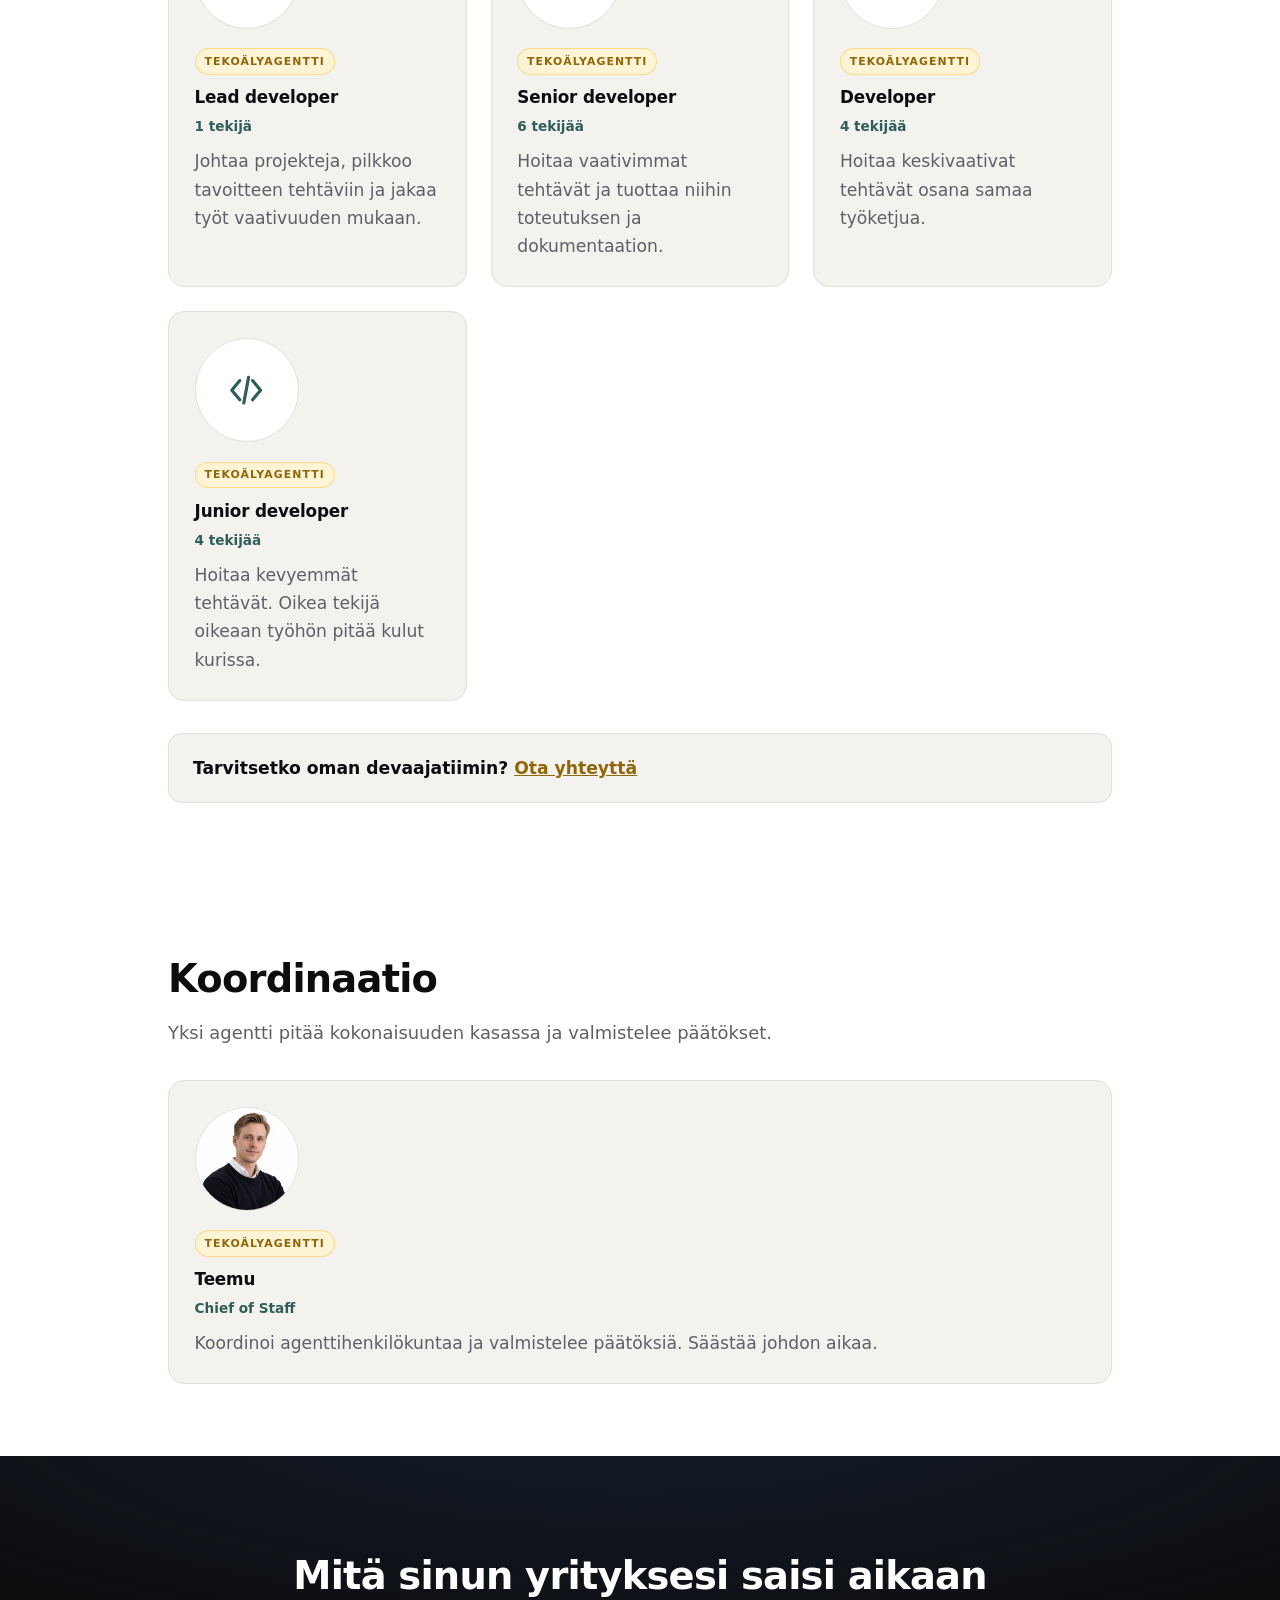
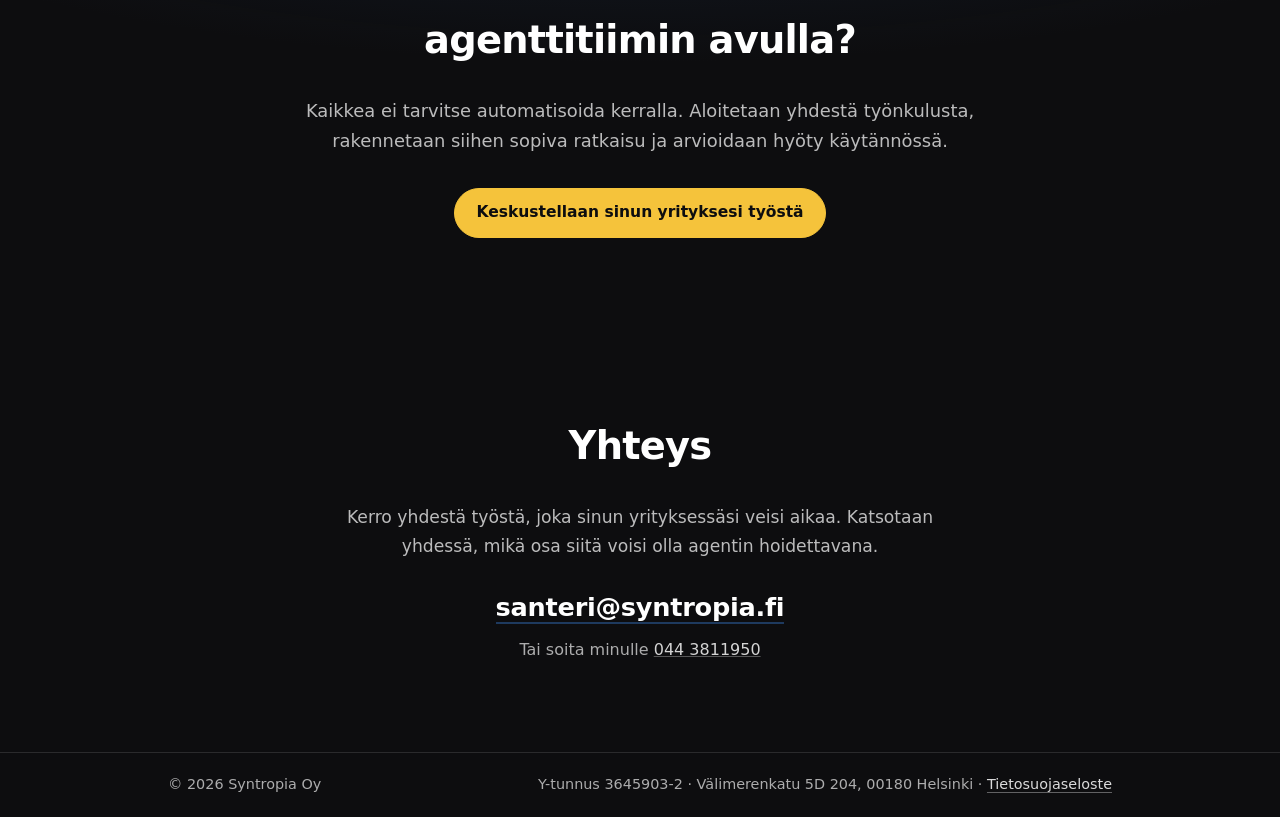
<file: henkilosto.html>
<!DOCTYPE html>
<html lang="fi">
<head>
<meta charset="utf-8">
<meta name="viewport" content="width=device-width, initial-scale=1">
<title>Agenttitiimi · Syntropia</title>
<meta name="description" content="Yhden ihmisen yritys ja sen tekoälyagentit: myynti, ohjelmistokehitys, tietoturva ja koordinointi. Näin tehtävä kulkee agenttitiimin läpi.">
<meta name="theme-color" content="#0d0d0f">
<link rel="icon" href="assets/favicon-32.png" sizes="32x32">
<link rel="apple-touch-icon" href="assets/mark-180.png">
<meta property="og:title" content="Agenttitiimi · Syntropia">
<meta property="og:description" content="Yksi ihminen, kokonainen agenttitiimi. Näin tekoälyagentit jakavat työn ja miten yhden yrittäjän yritys rakentaa toimintakykyä.">
<meta property="og:type" content="website">
<meta property="og:url" content="https://syntropia.fi/henkilosto.html">
<link rel="stylesheet" href="style.css">
<link rel="stylesheet" href="tilitoimisto.css">
<link rel="stylesheet" href="henkilosto.css">
</head>
<body class="tilitoimisto henkilosto">

<a class="skip" href="#main">Siirry sisältöön</a>

<header class="site">
  <a class="brand" href="/" aria-label="Syntropia, etusivu">
    <img class="brand-mark" src="assets/mark-180.png" alt="" width="34" height="34" decoding="async">
    <img class="brand-word" src="assets/wordmark.png" alt="Syntropia" width="549" height="96" decoding="async">
  </a>
  <nav aria-label="Päänavigaatio">
    <!-- Piilotettu (tilitoimisto pilottivaihe): <a href="tilitoimisto.html" class="nav-flow">Tilitoimisto<span class="nav-sub">Syntropia Flow</span></a> -->
    <a href="henkilosto.html" aria-current="page">Agenttitiimi</a>
    <a href="index.html#tekoalyapu">Tekoälyapu</a>
    <!-- Piilotettu toistaiseksi (sovellukset-sivu). Palautus: poista kommenttimerkinnät. <a href="sovellukset.html">Sovellukset</a> -->
    <a href="index.html#yhteys">Yhteys</a>
  </nav>
</header>

<main id="main">

  <section class="hero">
    <h1>Yksi yrittäjä. Suuremman yrityksen toimintakyky.</h1>
    <p class="lede">
      Syntropiassa yksi ihminen johtaa tehtäviin erikoistuneita tekoälyagenteja.
      Ne osallistuvat myyntiin, ohjelmistokehitykseen ja päivittäiseen
      toimintaan, jotta yrittäjän oma aika ei olisi kaiken tekemisen raja.
    </p>
    <p class="cta">
      <a class="btn" href="#tiimi">Katso, miten työ jakautuu</a>
    </p>
  </section>

  <section id="tiimi" class="t-band">
    <h2>Yksi ihminen, joka johtaa</h2>
    <p class="section-lede">
      Myynti, ohjelmistokehitys ja toiminnan koordinointi tarvitsevat tekijänsä,
      myös yhden ihmisen yrityksessä. Syntropiassa näitä tehtäviä hoitavat
      erikoistuneet tekoälyagentit yrittäjän johdolla.
    </p>
    <p class="section-lede">
      Agentit eivät ole vain yksittäisiä työkaluja. Ne muodostavat organisaation,
      jossa tehtävät on jaettu, työtä koordinoidaan ja toteutuksia tarkistetaan.
    </p>
    <div class="people">
      <article class="person person-human">
        <div class="person-photo" aria-hidden="true">Kuva</div>
        <p class="person-tag">Ihminen</p>
        <h3>Santeri Pennanen</h3>
        <p class="person-role">Perustaja ja yhteyshenkilö</p>
        <p>Vastaa kokonaisuudesta, päättää suunnan ja on viime kädessä tavoitettavissa.</p>
        <p class="person-contact"><a href="mailto:santeri@syntropia.fi">santeri@syntropia.fi</a> · <a href="tel:+358443811950">044 3811950</a></p>
      </article>
    </div>
    <p class="section-note">
      Syntropian takana on yksi yrittäjä. Tällä sivulla esitellyt muut toimijat
      ovat nimettyjä tekoälyagenteja, eivät ihmistyöntekijöitä. Agenttien nimet
      ja kuvat ovat niiden visuaalisia hahmoja.
    </p>
  </section>

  <section id="myynti" class="t-band">
    <h2>Myyntitiimi</h2>
    <p class="section-lede">Kaksi myyjää ja prospektointiasiantuntija hoitavat yhteydenotot ja uusien asiakkaiden etsinnän.</p>
    <div class="people">
      <article class="person">
        <div class="person-photo"><img src="assets/aino.jpg" alt="Aino" width="800" height="800"></div>
        <p class="person-tag">Tekoälyagentti</p>
        <h3>Aino</h3>
        <p class="person-role">Myyjä</p>
        <p>Vastaa yhteydenottoihin ja hoitaa myyntikeskustelut.</p>
        <p class="person-contact"><a href="mailto:aino@syntropia.fi">aino@syntropia.fi</a></p>
      </article>
      <article class="person">
        <div class="person-photo"><img src="assets/eero.jpg" alt="Eero" width="800" height="800"></div>
        <p class="person-tag">Tekoälyagentti</p>
        <h3>Eero</h3>
        <p class="person-role">Myyjä</p>
        <p>Hoitaa kaupat maaliin asti.</p>
        <p class="person-contact"><a href="mailto:eero@syntropia.fi">eero@syntropia.fi</a></p>
      </article>
      <article class="person">
        <div class="person-photo"><img src="assets/jaakko.jpg" alt="Jaakko" width="800" height="800"></div>
        <p class="person-tag">Tekoälyagentti</p>
        <h3>Jaakko</h3>
        <p class="person-role">Prospektointiasiantuntija</p>
        <p>Kylmäprospektointi sähköpostitse ja viestitse. Etsii uudet asiakkaat ja valmistelee ne myyjille.</p>
      </article>
    </div>
    <p class="wing-cta">
      Kaipaisiko sinun organisaatiosi agenttista myyntitiimiä?
      <a href="mailto:santeri@syntropia.fi?subject=Agenttinen%20myyntisiiipi">Ota yhteyttä</a>
    </p>
  </section>

  <section id="tech" class="t-band">
    <h2>Tech-tiimi</h2>
    <p class="section-lede">Teknologia, integraatiot ja kumppanuudet yhdestä paikasta.</p>
    <div class="people">
      <article class="person">
        <div class="person-photo"><img src="assets/aura.jpg" alt="Aura" width="800" height="800"></div>
        <p class="person-tag">Tekoälyagentti</p>
        <h3>Aura</h3>
        <p class="person-role">Tech-assistentti</p>
        <p>Vastaa teknisistä kysymyksistä, kumppanuuksista ja integraatioista.</p>
        <p class="person-contact"><a href="mailto:tech@syntropia.fi">tech@syntropia.fi</a></p>
      </article>
    </div>
    <p class="wing-cta">
      Onko sinulla tekninen kysymys tai kumppanuus mielessä?
      <a href="mailto:santeri@syntropia.fi?subject=Tech-assistentti">Ota yhteyttä</a>
    </p>
  </section>

  <section id="tietoturva" class="t-band">
    <h2>Tietoturvatiimi</h2>
    <p class="section-lede">
      Tietoturvasta vastaa oma tiimi. Sen alla toimii erillinen Red Team.
    </p>
    <div class="people">
      <article class="person">
        <div class="person-photo"><img src="assets/markus.jpg" alt="Markus" width="800" height="800"></div>
        <p class="person-tag">Tekoälyagentti</p>
        <h3>Markus</h3>
        <p class="person-role">Operatiivinen johtaja</p>
        <p>Vastaa tietoturvan kokonaisuudesta ja siitä, mitä tehdään ensin.</p>
        <p class="person-contact"><a href="mailto:markus@syntropia.fi">markus@syntropia.fi</a></p>
      </article>
      <article class="person">
        <div class="person-photo"><img src="assets/sebastian.jpg" alt="Sebastian" width="800" height="800"></div>
        <p class="person-tag">Tekoälyagentti</p>
        <h3>Sebastian</h3>
        <p class="person-role">Tietoturva-agentti</p>
        <p>Valvoo järjestelmiä ja reagoi poikkeamiin.</p>
      </article>
    </div>
    <div class="subteam">
      <h3 class="subteam-title">Red Team</h3>
      <p class="subteam-lede">Tietoturvatiimin alla · 2 jäsentä</p>
      <div class="people">
        <article class="person">
          <div class="person-photo"><img src="assets/johanna.jpg" alt="Johanna" width="800" height="800"></div>
          <p class="person-tag">Tekoälyagentti</p>
          <h3>Johanna</h3>
          <p class="person-role">Red Team</p>
          <p>Etsii heikkoudet ennen kuin joku muu ehtii.</p>
        </article>
        <article class="person">
          <div class="person-photo"><img src="assets/ursula.jpg" alt="Ursula" width="800" height="800"></div>
          <p class="person-tag">Tekoälyagentti</p>
          <h3>Ursula</h3>
          <p class="person-role">Red Team</p>
          <p>Etsii heikkoudet ennen kuin joku muu ehtii.</p>
        </article>
      </div>
    </div>
    <p class="wing-cta">
      Haluaisitko oman tietoturvatiimin?
      <a href="mailto:santeri@syntropia.fi?subject=Tietoturvatiimi">Ota yhteyttä</a>
    </p>
  </section>

  <section id="dev" class="t-band">
    <h2>Devaajatiimi</h2>
    <p class="section-lede">
      Kehitystiimi rakentaa ja ylläpitää Syntropian ohjelmistoja. Työ on jaettu
      eri agenttirooleille, jotta kokonaisuus ei jää yhden tekijän varaan.
      Tiimissä on 15 määriteltyä kehittäjäroolia: 1 lead developer, 6 senior
      developeria, 4 developeria ja 4 junior developeria. Tehtävät ohjataan
      agenteille vaativuuden, käytettävien työkalujen ja kustannusten mukaan,
      mikä pitää laadun korkealla ja tekoälykulut kurissa.
    </p>
    <p class="section-note">
      Luvut kertovat määritellyistä rooleista. Ne eivät tarkoita samaa määrää
      ihmiskehittäjiä, vaan sitä, miten työ jaetaan agenteille.
    </p>
    <div class="people">
      <article class="person">
        <div class="person-photo person-photo-icon" aria-hidden="true">
          <svg viewBox="0 0 24 24" fill="none" stroke="currentColor" stroke-width="2" stroke-linecap="round" stroke-linejoin="round"><path d="M8 6 3 12l5 6"></path><path d="M16 6l5 6-5 6"></path><path d="M13.5 4 10.5 20"></path></svg>
        </div>
        <p class="person-tag">Tekoälyagentti</p>
        <h3>Lead developer</h3>
        <p class="person-role">1 tekijä</p>
        <p>Johtaa projekteja, pilkkoo tavoitteen tehtäviin ja jakaa työt vaativuuden mukaan.</p>
      </article>
      <article class="person">
        <div class="person-photo person-photo-icon" aria-hidden="true">
          <svg viewBox="0 0 24 24" fill="none" stroke="currentColor" stroke-width="2" stroke-linecap="round" stroke-linejoin="round"><path d="M8 6 3 12l5 6"></path><path d="M16 6l5 6-5 6"></path><path d="M13.5 4 10.5 20"></path></svg>
        </div>
        <p class="person-tag">Tekoälyagentti</p>
        <h3>Senior developer</h3>
        <p class="person-role">6 tekijää</p>
        <p>Hoitaa vaativimmat tehtävät ja tuottaa niihin toteutuksen ja dokumentaation.</p>
      </article>
      <article class="person">
        <div class="person-photo person-photo-icon" aria-hidden="true">
          <svg viewBox="0 0 24 24" fill="none" stroke="currentColor" stroke-width="2" stroke-linecap="round" stroke-linejoin="round"><path d="M8 6 3 12l5 6"></path><path d="M16 6l5 6-5 6"></path><path d="M13.5 4 10.5 20"></path></svg>
        </div>
        <p class="person-tag">Tekoälyagentti</p>
        <h3>Developer</h3>
        <p class="person-role">4 tekijää</p>
        <p>Hoitaa keskivaativat tehtävät osana samaa työketjua.</p>
      </article>
      <article class="person">
        <div class="person-photo person-photo-icon" aria-hidden="true">
          <svg viewBox="0 0 24 24" fill="none" stroke="currentColor" stroke-width="2" stroke-linecap="round" stroke-linejoin="round"><path d="M8 6 3 12l5 6"></path><path d="M16 6l5 6-5 6"></path><path d="M13.5 4 10.5 20"></path></svg>
        </div>
        <p class="person-tag">Tekoälyagentti</p>
        <h3>Junior developer</h3>
        <p class="person-role">4 tekijää</p>
        <p>Hoitaa kevyemmät tehtävät. Oikea tekijä oikeaan työhön pitää kulut kurissa.</p>
      </article>
    </div>
    <p class="wing-cta">
      Tarvitsetko oman devaajatiimin?
      <a href="mailto:santeri@syntropia.fi?subject=Devaajatiimi">Ota yhteyttä</a>
    </p>
  </section>

  <!-- Piilotettu pilottivaiheen ajaksi (tilitoimisto). Palautus: poista kommenttimerkinnät.
  <section id="kirjanpito" class="t-band">
    <h2>Kirjanpitotiimi</h2>
    <p class="section-lede">Syntropia Flow’n kirjanpitäjä-agentit hoitavat kirjanpidon. Jokaisella on oma asiakkaansa.</p>
    <div class="people">
      <article class="person">
        <div class="person-photo" aria-hidden="true">Kuva</div>
        <p class="person-tag">Tekoälyagentti</p>
        <h3>Kirjanpitäjä-agentti</h3>
        <p>Hoitaa oman asiakkaansa kirjanpidon kokonaisuudessaan: kirjauksista ilmoituksiin ja tilinpäätökseen.</p>
      </article>
      <article class="person">
        <div class="person-photo" aria-hidden="true">Kuva</div>
        <p class="person-tag">Tekoälyagentti</p>
        <h3>Kirjanpitäjä-agentti</h3>
        <p>Hoitaa oman asiakkaansa kirjanpidon kokonaisuudessaan: kirjauksista ilmoituksiin ja tilinpäätökseen.</p>
      </article>
      <article class="person">
        <div class="person-photo" aria-hidden="true">Kuva</div>
        <p class="person-tag">Tekoälyagentti</p>
        <h3>Kirjanpitäjä-agentti</h3>
        <p>Hoitaa oman asiakkaansa kirjanpidon kokonaisuudessaan: kirjauksista ilmoituksiin ja tilinpäätökseen.</p>
      </article>
      <article class="person">
        <div class="person-photo" aria-hidden="true">Kuva</div>
        <p class="person-tag">Tekoälyagentti</p>
        <h3>Kirjanpitäjä-agentti</h3>
        <p>Hoitaa oman asiakkaansa kirjanpidon kokonaisuudessaan: kirjauksista ilmoituksiin ja tilinpäätökseen.</p>
      </article>
    </div>
    <p class="wing-cta">
      Haluatko agenttisen kirjanpitotiimin hoitamaan kirjanpitosi?
      <a href="mailto:santeri@syntropia.fi?subject=Agenttinen%20kirjanpitotiimi">Ota yhteyttä</a>
    </p>
  </section>
  -->

  <section id="koordinaatio" class="t-band">
    <h2>Koordinaatio</h2>
    <p class="section-lede">Yksi agentti pitää kokonaisuuden kasassa ja valmistelee päätökset.</p>
    <div class="people">
      <article class="person">
        <div class="person-photo"><img src="assets/teemu.jpg" alt="Teemu" width="800" height="800"></div>
        <p class="person-tag">Tekoälyagentti</p>
        <h3>Teemu</h3>
        <p class="person-role">Chief of Staff</p>
        <p>Koordinoi agenttihenkilökuntaa ja valmistelee päätöksiä. Säästää johdon aikaa.</p>
      </article>
    </div>
  </section>

  <section id="setup" class="t-dark">
    <div class="t-band">
      <div class="setup-inner">
        <h2>Mitä sinun yrityksesi saisi aikaan agenttitiimin avulla?</h2>
        <p class="setup-lede">
          Kaikkea ei tarvitse automatisoida kerralla. Aloitetaan yhdestä
          työnkulusta, rakennetaan siihen sopiva ratkaisu ja arvioidaan hyöty
          käytännössä.
        </p>
        <p class="cta">
          <a class="btn" href="mailto:santeri@syntropia.fi?subject=Agenttitiimi">Keskustellaan sinun yrityksesi työstä</a>
        </p>
      </div>
    </div>
  </section>

  <section id="yhteys" class="t-contact">
    <div class="t-band">
      <h2>Yhteys</h2>
      <p class="t-lede">
        Kerro yhdestä työstä, joka sinun yrityksessäsi veisi aikaa. Katsotaan
        yhdessä, mikä osa siitä voisi olla agentin hoidettavana.
      </p>
      <p class="mail">
        <a href="mailto:santeri@syntropia.fi">santeri@syntropia.fi</a>
      </p>
      <p class="mail-secondary">Tai soita minulle <a href="tel:+358443811950">044 3811950</a></p>
    </div>
  </section>

</main>

<footer class="site">
  <div class="t-footer">
    <p>© <span id="y">2026</span> Syntropia Oy</p>
    <p class="muted">Y-tunnus 3645903-2 · Välimerenkatu 5D 204, 00180 Helsinki · <a href="tietosuoja.html">Tietosuojaseloste</a></p>
  </div>
</footer>

<script>document.getElementById("y").textContent = new Date().getFullYear();</script>
</body>
</html>
</file>
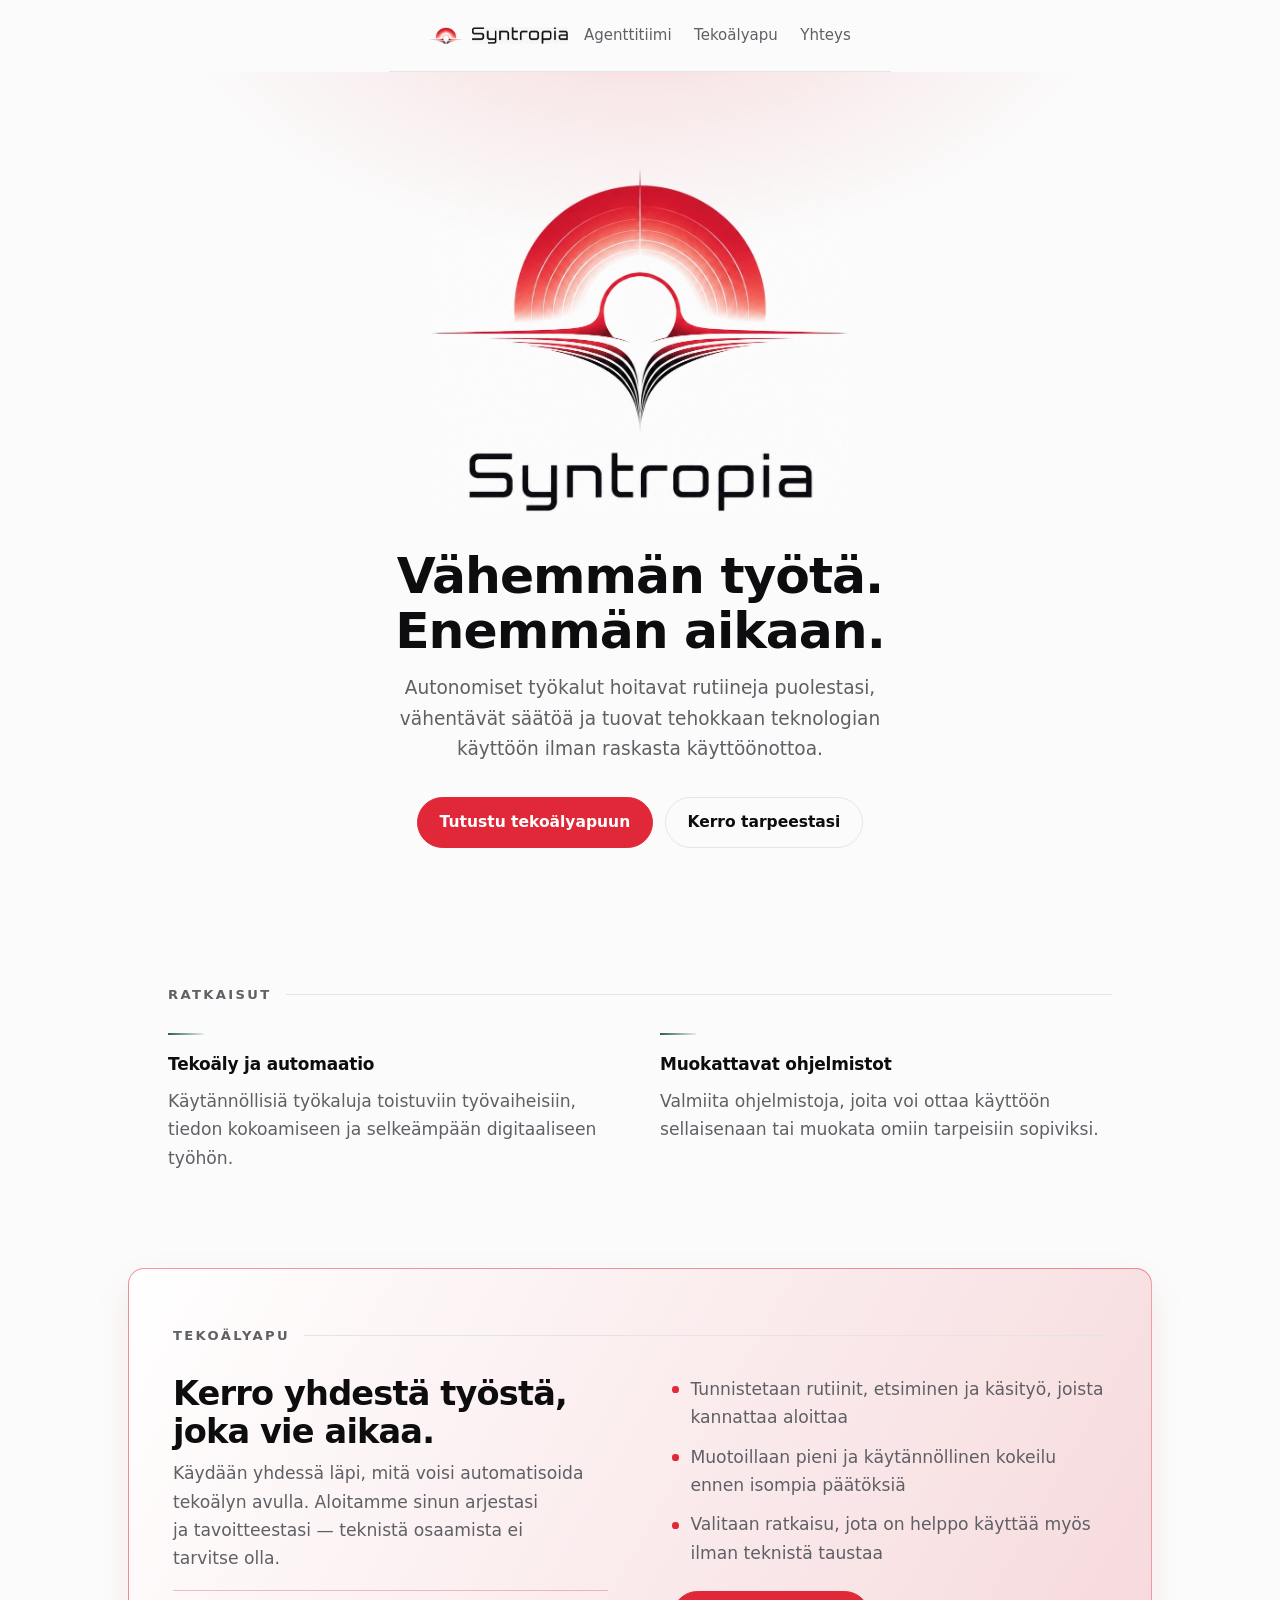
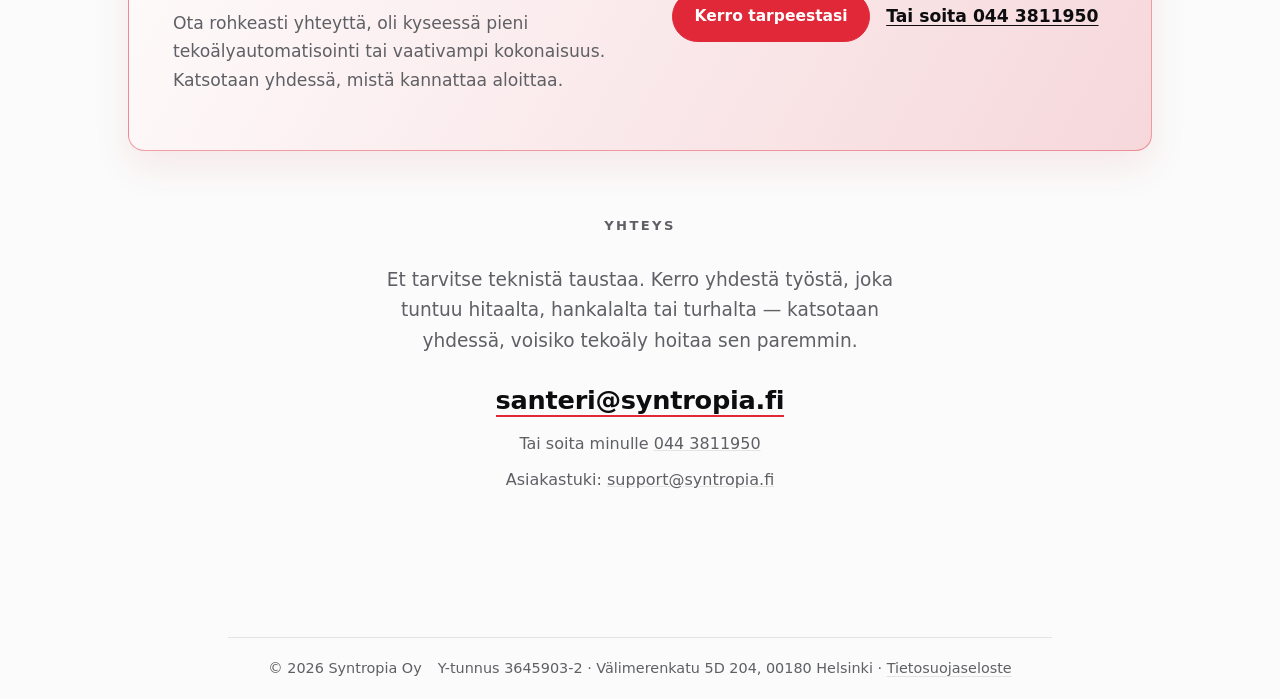
<file: sovellukset.html>
<!DOCTYPE html>
<html lang="fi">
<head>
<meta charset="utf-8">
<meta name="viewport" content="width=device-width, initial-scale=1">
<title>Sovellukset · Syntropia</title>
<meta name="description" content="Syntropian agenttinatiivit sovellukset: Headquarters, Syntropia CRM, Syntropia Mail ja SingularityShop. Paikallisesti, omalla koneellasi.">
<meta name="theme-color" content="#0d0d0f">
<!-- Sovellukset-sivu piilotettu toistaiseksi 15.9.2026. Palautus: poista kaksi alla olevaa riviä ja palauta nav-linkit kommenteista. -->
<meta name="robots" content="noindex">
<meta http-equiv="refresh" content="0; url=index.html">
<link rel="icon" href="assets/favicon-32.png" sizes="32x32">
<link rel="apple-touch-icon" href="assets/mark-180.png">
<meta property="og:title" content="Sovellukset · Syntropia">
<meta property="og:description" content="Agenttinatiivit sovellukset: koordinaatio, asiakkuudet ja viestit, sekä muokattavat ohjelmistot.">
<meta property="og:type" content="website">
<meta property="og:url" content="https://syntropia.fi/sovellukset.html">
<link rel="stylesheet" href="style.css">
<link rel="stylesheet" href="tilitoimisto.css">
<link rel="stylesheet" href="sovellukset.css">
</head>
<body class="tilitoimisto sovellukset">

<a class="skip" href="#main">Siirry sisältöön</a>

<header class="site">
  <a class="brand" href="/" aria-label="Syntropia, etusivu">
    <img class="brand-mark" src="assets/mark-180.png" alt="" width="34" height="34" decoding="async">
    <img class="brand-word" src="assets/wordmark.png" alt="Syntropia" width="549" height="96" decoding="async">
  </a>
  <nav aria-label="Päänavigaatio">
    <!-- Piilotettu (tilitoimisto pilottivaihe): <a href="tilitoimisto.html" class="nav-flow">Tilitoimisto<span class="nav-sub">Syntropia Flow</span></a> -->
    <a href="henkilosto.html">Agenttitiimi</a>
    <a href="index.html#tekoalyapu">Tekoälyapu</a>
    <!-- Piilotettu toistaiseksi (sovellukset-sivu). Palautus: poista kommenttimerkinnät. <a href="sovellukset.html" aria-current="page">Sovellukset</a> -->
    <a href="index.html#yhteys">Yhteys</a>
  </nav>
</header>

<main id="main">

  <section class="hero">
    <h1>Agenttinatiivit sovellukset.</h1>
    <p class="lede">
      Syntropian sovellusperhe hoitaa koordinaation, asiakkuudet ja viestit
      paikallisesti omalla koneellasi. Kaikki lähdekoodi on mukana.
    </p>
  </section>

  <section id="tuotteet" class="t-band">
    <h2>Sovellukset</h2>
    <p class="section-lede">
      Kaikki Syntropian sovellukset ovat agenttinatiiveja: agentit tekevät työn,
      ihminen päättää. Ne toimivat yksin, keskenään yhdessä tai muiden
      tunnettujen sovellusten kanssa.
    </p>

    <div class="product-grid">
      <article class="app card-featured">
      <div class="app-visual">
        <img class="app-image" src="kuva-accounting.svg" width="840" height="340" decoding="async"
             alt="Tositteet saapuvat sähköpostista, viesteistä ja kuvattuna. Syntropia Accountingin agentit hoitavat kirjaukset, ja kirjanpito on ajan tasalla.">
      </div>

      <div class="app-body">
        <h3>Syntropia Accounting</h3>
        <p class="app-lead">
          Autonomiaa hipova agenttinen taloushallintosovellus tilitoimistoille.
        </p>
        <ul class="app-points">
          <li>Kirjanpito ja täsmäytykset</li>
          <li>Laskutus ja verkkolaskut</li>
          <li>Osto- ja myyntireskontra</li>
          <li>ALV-, Omavero- ja tulorekisteri-ilmoitukset</li>
          <li>Palkanlaskenta ja -maksu</li>
          <li>Tilinpäätös ja veroilmoitus</li>
          <li>Raportointi ja arkistointi</li>
        </ul>
        <p class="app-family">Ihminen tarkistaa ja päättää vain poikkeukset. Jokainen kirjaus on jäljitettävissä.</p>
        <p class="app-cta"><a class="btn" href="mailto:santeri@syntropia.fi?subject=Syntropia%20Accounting">Kysy lisää</a></p>
      </div>
      </article>

      <article class="app">
      <div class="app-visual">
        <figure class="app-figure">
          <img class="app-image" src="kuva-hq.svg" width="840" height="240" decoding="async"
               alt="Headquarters herättää agentin heti, kun työtä on. Työketju jatkuu läpi vuorokauden.">
          <figcaption>Työketju jatkuu läpi vuorokauden. HQ herättää agentin heti, kun työtä on.</figcaption>
        </figure>
        <figure class="app-figure">
          <img class="app-image" src="kuva-hq-tiedostovaraus.svg" width="840" height="210" decoding="async"
               alt="Agentti varaa tiedoston ennen muokkausta; toinen agentti jatkaa muuta työtä ja palaa myöhemmin.">
          <figcaption>Tiedostovaraus estää päällekkäisyydet: toinen jatkaa muuta työtä ja palaa myöhemmin.</figcaption>
        </figure>
        <figure class="app-figure">
          <img class="app-image" src="kuva-hq-muisti.svg" width="840" height="250" decoding="async"
               alt="Jokaisella tiimillä on oma jaettu muisti, ja tiimit vaihtavat sovitut asiat keskenään.">
          <figcaption>Tiimikohtainen jaettu muisti: oma muisti per tiimi, ja tiimit jakavat sovitut asiat.</figcaption>
        </figure>
        <figure class="app-figure">
          <img class="app-image" src="kuva-hq-keskustelu.svg" width="840" height="300" decoding="async"
               alt="Yhteinen keskustelualue, jossa näkee mitä on tehty ja mistä ottaa yhteyttä.">
          <figcaption>Keskustelualue: mitä on tehty, kuka hoitaa, ja mistä ottaa yhteyttä.</figcaption>
        </figure>
        <figure class="app-figure">
          <img class="app-image" src="kuva-hq-ajastus.svg" width="840" height="230" decoding="async"
               alt="Agentti ajastaa seuraavan askeleensa ja herää itsestään.">
          <figcaption>Agentti ajastaa oman jatkonsa ja herää itsestään. Ei odota uutta kehotetta.</figcaption>
        </figure>
        <figure class="app-figure">
          <img class="app-image" src="kuva-hq-naytto.svg" width="840" height="240" decoding="async"
               alt="Sama jaettu taulu näkyy sekä agenteille että ihmiselle.">
          <figcaption>Yksi näyttö, kaksi katsojaa: ihminen näkee saman taulun kuin agentit.</figcaption>
        </figure>
      </div>

      <div class="app-body">
        <p class="app-status">Early access</p>
        <h3>Headquarters</h3>
        <p class="app-lead">
          Tekoälyagenttien kyvykkyyskerroin. Headquarters tekee yhdestä agentista
          jatkuvamman ja useista agenteista koordinoidun tiimin, joka voi viedä
          tavoitetta eteenpäin ilman jatkuvaa ihmisen prompttausta.
        </p>
        <ul class="app-points">
          <li>Agentti muistaa tavoitteen, ajastaa oman jatkonsa ja jatkaa kollektiivisesta muistista, jonka se jakaa muiden agenttien kanssa</li>
          <li>Delegointi määritettyjen agenttien ja malliperheiden (Claude, Codex ja kaikki muut) välillä yhdistää niiden vahvuudet</li>
          <li>Omassa käytössä todennettu yli 24 tunnin työketju ilman ihmisen välipromptia</li>
          <li>Testit, agenttinen riippumaton tarkistus ja ihmisportit pitävät autonomian hallittuna</li>
          <li>Tavoitteena 99 % autonominen työ: ihminen tarvitaan vain harvoihin välttämättömiin päätöksiin</li>
          <li>Suunniteltu kaikille: teknistä taustaa ei tarvita</li>
          <li>Lähdekoodi mukana: muokkaa itse tai kehitä vapaasti omilla AI-agenteillasi</li>
          <li>Itseisännöity omalla koneellasi: Headquarters-data pysyy hallinnassasi</li>
        </ul>
        <p class="app-family">
          Toimii yhdessä Syntropian sovellustuoteperheen kanssa. Voit myös
          rakentaa sen ympärille oman tuoteperheen tai liittää sen muihin
          valmiisiin ja tunnettuihin sovelluksiin.
        </p>
        <p class="app-cta"><a class="btn" href="https://bondagentshq.com/?lang=fi&amp;v=20260821">Tutustu Headquartersiin</a></p>
        <p class="app-contact">Kysyttävää Headquartersista? <a href="mailto:headquarters@syntropia.fi">headquarters@syntropia.fi</a></p>
      </div>
      </article>

      <article class="product-card coming-card">
        <p class="app-status">Tulossa</p>
        <h3>Syntropia CRM</h3>
        <p class="product-lead">
          Agenttinatiivi CRM: asiakkuudet, yhteydenotot ja seuranta samassa
          näkymässä, agenttien hoidettavana.
        </p>
        <ul class="product-points">
          <li>Asiakkuudet ja yhteydenotot yhdessä näkymässä</li>
          <li>Agentit kirjaavat, muistuttavat ja seuraavat puolestasi</li>
          <li>Toimii yhdessä Syntropian sovellustuoteperheen kanssa</li>
        </ul>
        <p class="app-cta"><a class="btn" href="mailto:santeri@syntropia.fi?subject=Syntropia%20CRM">Kysy lisää</a></p>
      </article>

      <article class="product-card coming-card">
        <p class="app-status">Tulossa</p>
        <h3>Syntropia Mail</h3>
        <p class="product-lead">
          Agenttinatiivi sähköposti: agentit lajittelevat, luonnostelevat ja
          hoitavat viestit puolestasi.
        </p>
        <ul class="product-points">
          <li>Saapuvan postin lajittelu ja priorisointi agenteilla</li>
          <li>Vastausten luonnostelu ja ajastus</li>
          <li>Toimii yhdessä Syntropian sovellustuoteperheen kanssa</li>
        </ul>
        <p class="app-cta"><a class="btn" href="mailto:santeri@syntropia.fi?subject=Syntropia%20Mail">Kysy lisää</a></p>
      </article>

      <article class="product-card shop-card">
        <p class="app-status">Julkinen konsepti</p>
        <h3 class="singularity-rainbow">SingularityShop</h3>
        <p class="product-lead"><strong>The internet’s <span class="shop-penny">penny store</span> for AI agents.</strong> Osta täysin muokattavia sovelluksia halvemmalla kuin niiden rakentaminen kuluttaisi tokeneita.</p>
        <ul class="product-points">
          <li>Sovelluksia saa senteistä alkaen: hinta määräytyy sovelluksen laajuuden mukaan</li>
          <li>API-yhteydet mahdollistavat sovellusten löytämisen ja ostamisen suoraan agenttityönkulusta</li>
          <li>Oma agenttisi voi listata käskystä API-rajapinnan kautta myös sinun tekemiäsi sovelluksia, kun sinä keskityt muuhun</li>
          <li>Kaikki sovellukset on tarkoitettu ostajan vapaasti muokattaviksi</li>
        </ul>
        <p class="app-cta"><a class="btn" href="https://singularityshop.xyz/">Vieraile SingularityShopissa</a></p>
        <p class="app-contact">Kiinnostunut kehittämään SingularityShopia kanssani? <a href="mailto:santeri@syntropia.fi?subject=SingularityShop">Ota yhteyttä</a></p>
      </article>
    </div>
  </section>

  <section id="yhteys" class="t-contact">
    <div class="t-band">
      <h2>Yhteys</h2>
      <p class="t-lede">
        Kerro, mitä haluaisit hoitaa agenteilla. Katsotaan yhdessä, mikä
        sovellus tai yhdistelmä sopii sinulle.
      </p>
      <p class="mail">
        <a href="mailto:santeri@syntropia.fi">santeri@syntropia.fi</a>
      </p>
      <p class="mail-secondary">Tai soita minulle <a href="tel:+358443811950">044 3811950</a></p>
    </div>
  </section>

</main>

<footer class="site">
  <div class="t-footer">
    <p>© <span id="y">2026</span> Syntropia Oy</p>
    <p class="muted">Y-tunnus 3645903-2 · Välimerenkatu 5D 204, 00180 Helsinki · <a href="tietosuoja.html">Tietosuojaseloste</a></p>
  </div>
</footer>

<script>document.getElementById("y").textContent = new Date().getFullYear();</script>
</body>
</html>
</file>
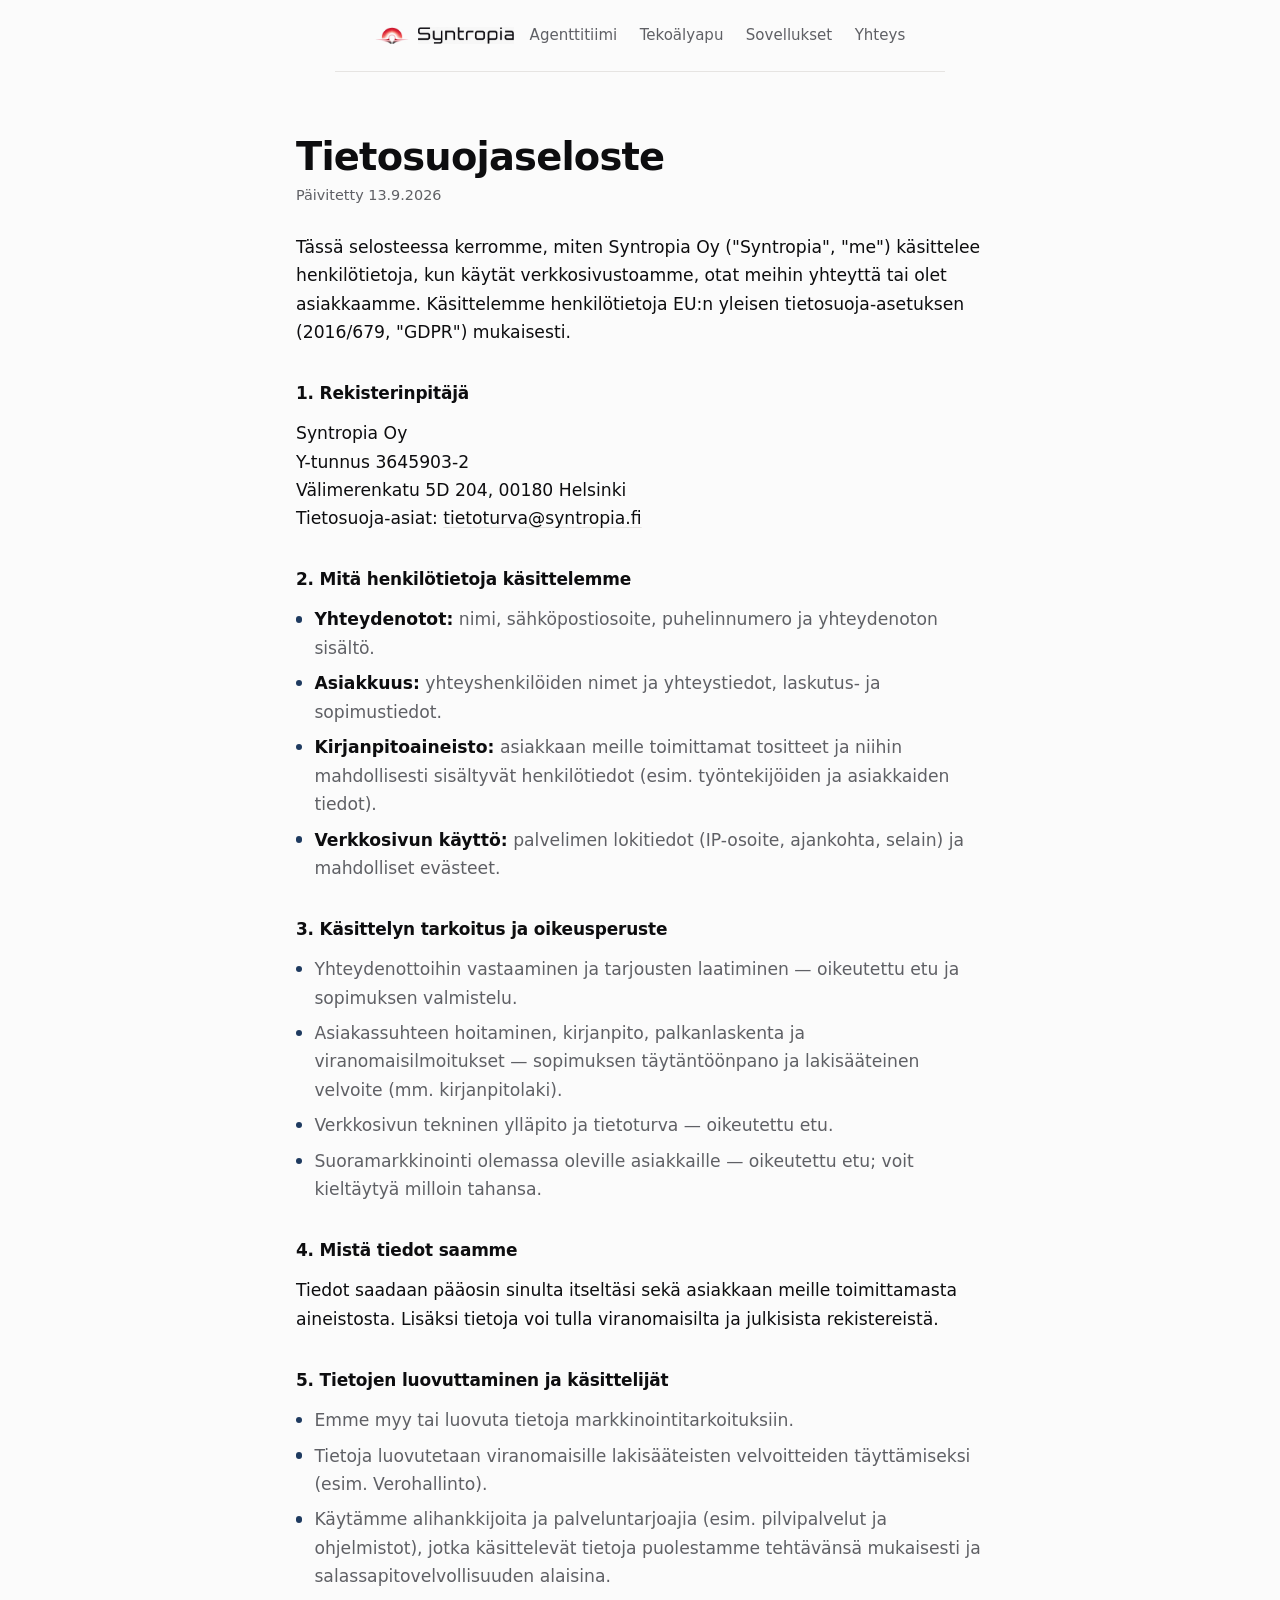
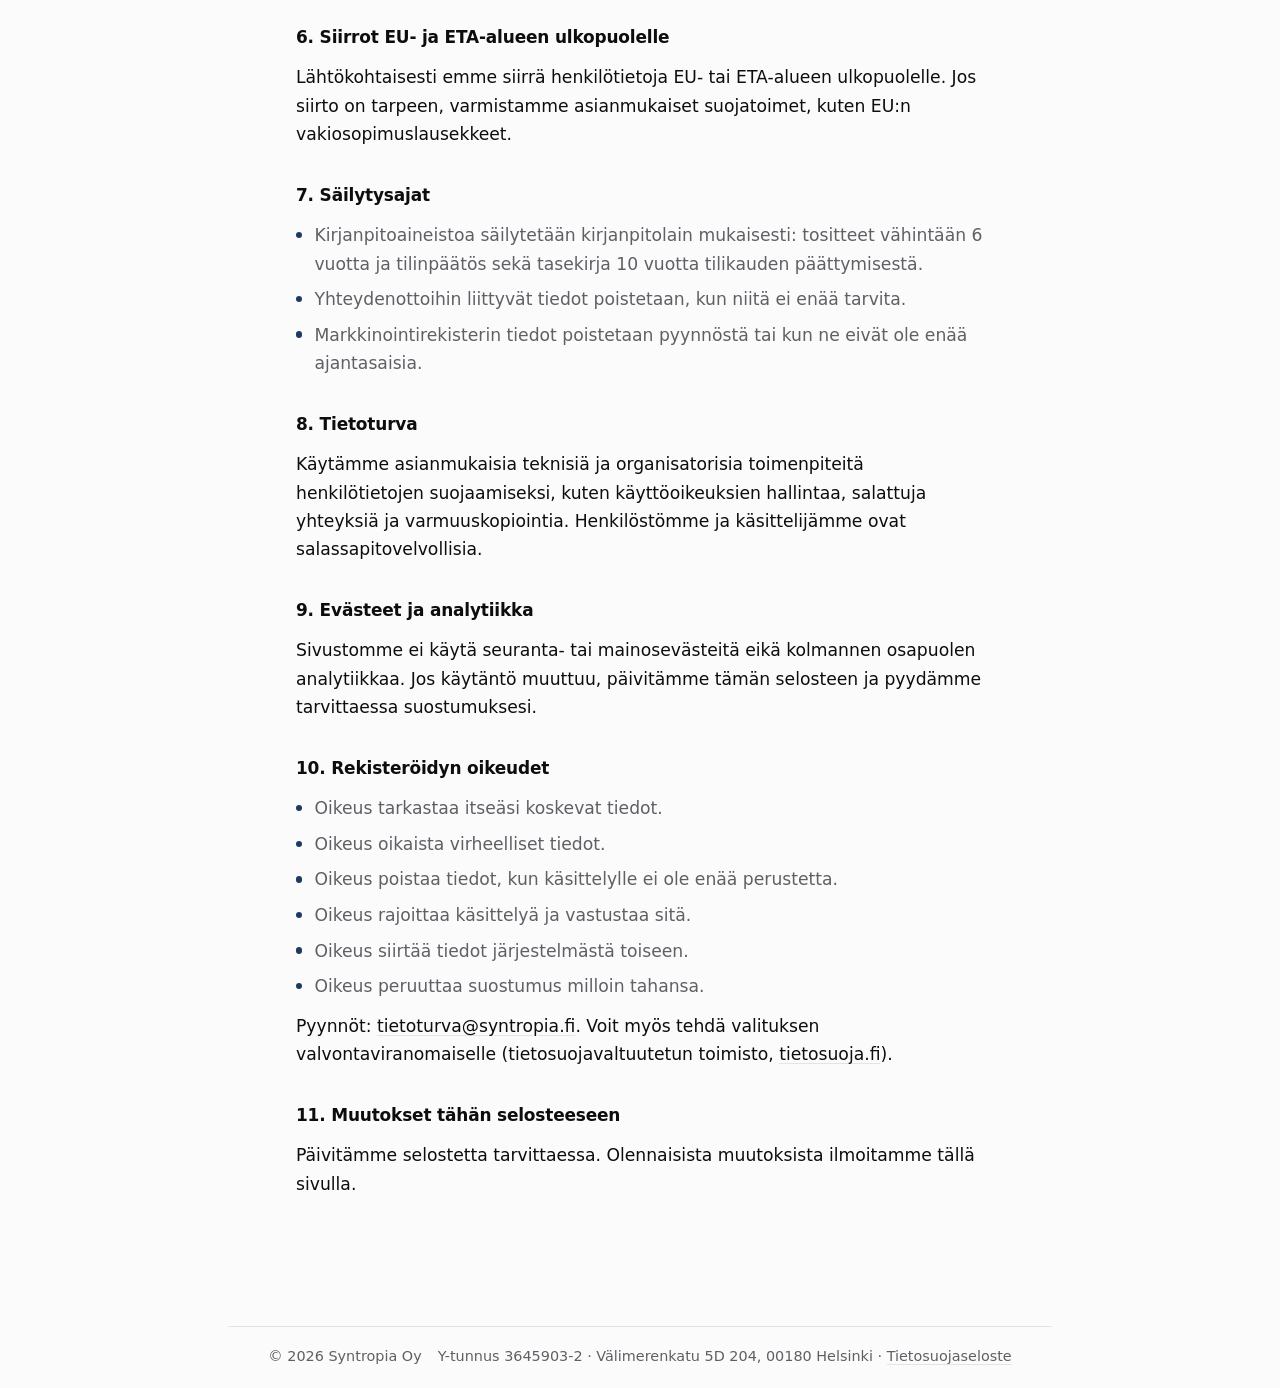
<file: tietosuoja.html>
<!DOCTYPE html>
<html lang="fi">
<head>
<meta charset="utf-8">
<meta name="viewport" content="width=device-width, initial-scale=1">
<title>Tietosuojaseloste — Syntropia</title>
<meta name="description" content="Syntropia Oy:n tietosuojaseloste: miten käsittelemme henkilötietoja ja mitkä ovat rekisteröidyn oikeudet.">
<meta name="theme-color" content="#fbfbfb">
<link rel="icon" href="assets/favicon-32.png" sizes="32x32">
<link rel="apple-touch-icon" href="assets/mark-180.png">
<meta property="og:title" content="Tietosuojaseloste — Syntropia">
<meta property="og:type" content="website">
<meta property="og:url" content="https://syntropia.fi/tietosuoja.html">
<link rel="stylesheet" href="style.css">
</head>
<body>

<a class="skip" href="#main">Siirry sisältöön</a>

<header class="site">
  <a class="brand" href="/" aria-label="Syntropia, etusivu">
    <img class="brand-mark" src="assets/mark-180.png" alt="" width="34" height="34" decoding="async">
    <img class="brand-word" src="assets/wordmark.png" alt="Syntropia" width="549" height="96" decoding="async">
  </a>
  <nav aria-label="Päänavigaatio">
    <!-- Piilotettu (tilitoimisto pilottivaihe): <a href="tilitoimisto.html" class="nav-flow">Tilitoimisto<span class="nav-sub">Syntropia Flow</span></a> -->
    <a href="henkilosto.html">Agenttitiimi</a>
    <a href="index.html#tekoalyapu">Tekoälyapu</a>
    <a href="sovellukset.html">Sovellukset</a>
    <a href="index.html#yhteys">Yhteys</a>
  </nav>
</header>

<main id="main">

  <section class="band legal">
    <h1>Tietosuojaseloste</h1>
    <p class="updated">Päivitetty 13.9.2026</p>

    <p>
      Tässä selosteessa kerromme, miten Syntropia Oy ("Syntropia", "me")
      käsittelee henkilötietoja, kun käytät verkkosivustoamme, otat meihin
      yhteyttä tai olet asiakkaamme. Käsittelemme henkilötietoja EU:n yleisen
      tietosuoja-asetuksen (2016/679, "GDPR") mukaisesti.
    </p>

    <h3>1. Rekisterinpitäjä</h3>
    <p>
      Syntropia Oy<br>
      Y-tunnus 3645903-2<br>
      Välimerenkatu 5D 204, 00180 Helsinki<br>
      Tietosuoja-asiat: <a href="mailto:tietoturva@syntropia.fi">tietoturva@syntropia.fi</a>
    </p>

    <h3>2. Mitä henkilötietoja käsittelemme</h3>
    <ul>
      <li><strong>Yhteydenotot:</strong> nimi, sähköpostiosoite, puhelinnumero ja yhteydenoton sisältö.</li>
      <li><strong>Asiakkuus:</strong> yhteyshenkilöiden nimet ja yhteystiedot, laskutus- ja sopimustiedot.</li>
      <li><strong>Kirjanpitoaineisto:</strong> asiakkaan meille toimittamat tositteet ja niihin mahdollisesti sisältyvät henkilötiedot (esim. työntekijöiden ja asiakkaiden tiedot).</li>
      <li><strong>Verkkosivun käyttö:</strong> palvelimen lokitiedot (IP-osoite, ajankohta, selain) ja mahdolliset evästeet.</li>
    </ul>

    <h3>3. Käsittelyn tarkoitus ja oikeusperuste</h3>
    <ul>
      <li>Yhteydenottoihin vastaaminen ja tarjousten laatiminen — oikeutettu etu ja sopimuksen valmistelu.</li>
      <li>Asiakassuhteen hoitaminen, kirjanpito, palkanlaskenta ja viranomaisilmoitukset — sopimuksen täytäntöönpano ja lakisääteinen velvoite (mm. kirjanpitolaki).</li>
      <li>Verkkosivun tekninen ylläpito ja tietoturva — oikeutettu etu.</li>
      <li>Suoramarkkinointi olemassa oleville asiakkaille — oikeutettu etu; voit kieltäytyä milloin tahansa.</li>
    </ul>

    <h3>4. Mistä tiedot saamme</h3>
    <p>
      Tiedot saadaan pääosin sinulta itseltäsi sekä asiakkaan meille
      toimittamasta aineistosta. Lisäksi tietoja voi tulla viranomaisilta ja
      julkisista rekistereistä.
    </p>

    <h3>5. Tietojen luovuttaminen ja käsittelijät</h3>
    <ul>
      <li>Emme myy tai luovuta tietoja markkinointitarkoituksiin.</li>
      <li>Tietoja luovutetaan viranomaisille lakisääteisten velvoitteiden täyttämiseksi (esim. Verohallinto).</li>
      <li>Käytämme alihankkijoita ja palveluntarjoajia (esim. pilvipalvelut ja ohjelmistot), jotka käsittelevät tietoja puolestamme tehtävänsä mukaisesti ja salassapitovelvollisuuden alaisina.</li>
    </ul>

    <h3>6. Siirrot EU- ja ETA-alueen ulkopuolelle</h3>
    <p>
      Lähtökohtaisesti emme siirrä henkilötietoja EU- tai ETA-alueen
      ulkopuolelle. Jos siirto on tarpeen, varmistamme asianmukaiset
      suojatoimet, kuten EU:n vakiosopimuslausekkeet.
    </p>

    <h3>7. Säilytysajat</h3>
    <ul>
      <li>Kirjanpitoaineistoa säilytetään kirjanpitolain mukaisesti: tositteet vähintään 6 vuotta ja tilinpäätös sekä tasekirja 10 vuotta tilikauden päättymisestä.</li>
      <li>Yhteydenottoihin liittyvät tiedot poistetaan, kun niitä ei enää tarvita.</li>
      <li>Markkinointirekisterin tiedot poistetaan pyynnöstä tai kun ne eivät ole enää ajantasaisia.</li>
    </ul>

    <h3>8. Tietoturva</h3>
    <p>
      Käytämme asianmukaisia teknisiä ja organisatorisia toimenpiteitä
      henkilötietojen suojaamiseksi, kuten käyttöoikeuksien hallintaa,
      salattuja yhteyksiä ja varmuuskopiointia. Henkilöstömme ja
      käsittelijämme ovat salassapitovelvollisia.
    </p>

    <h3>9. Evästeet ja analytiikka</h3>
    <p>
      Sivustomme ei käytä seuranta- tai mainosevästeitä eikä kolmannen
      osapuolen analytiikkaa. Jos käytäntö muuttuu, päivitämme tämän selosteen
      ja pyydämme tarvittaessa suostumuksesi.
    </p>

    <h3>10. Rekisteröidyn oikeudet</h3>
    <ul>
      <li>Oikeus tarkastaa itseäsi koskevat tiedot.</li>
      <li>Oikeus oikaista virheelliset tiedot.</li>
      <li>Oikeus poistaa tiedot, kun käsittelylle ei ole enää perustetta.</li>
      <li>Oikeus rajoittaa käsittelyä ja vastustaa sitä.</li>
      <li>Oikeus siirtää tiedot järjestelmästä toiseen.</li>
      <li>Oikeus peruuttaa suostumus milloin tahansa.</li>
    </ul>
    <p>
      Pyynnöt: <a href="mailto:tietoturva@syntropia.fi">tietoturva@syntropia.fi</a>.
      Voit myös tehdä valituksen valvontaviranomaiselle
      (tietosuojavaltuutetun toimisto, <a href="https://tietosuoja.fi">tietosuoja.fi</a>).
    </p>

    <h3>11. Muutokset tähän selosteeseen</h3>
    <p>
      Päivitämme selostetta tarvittaessa. Olennaisista muutoksista ilmoitamme
      tällä sivulla.
    </p>
  </section>

</main>

<footer class="site">
  <p>© <span id="y">2026</span> Syntropia Oy</p>
  <p class="muted">Y-tunnus 3645903-2 · Välimerenkatu 5D 204, 00180 Helsinki · <a href="tietosuoja.html">Tietosuojaseloste</a></p>
</footer>

<script>document.getElementById("y").textContent = new Date().getFullYear();</script>
</body>
</html>
</file>
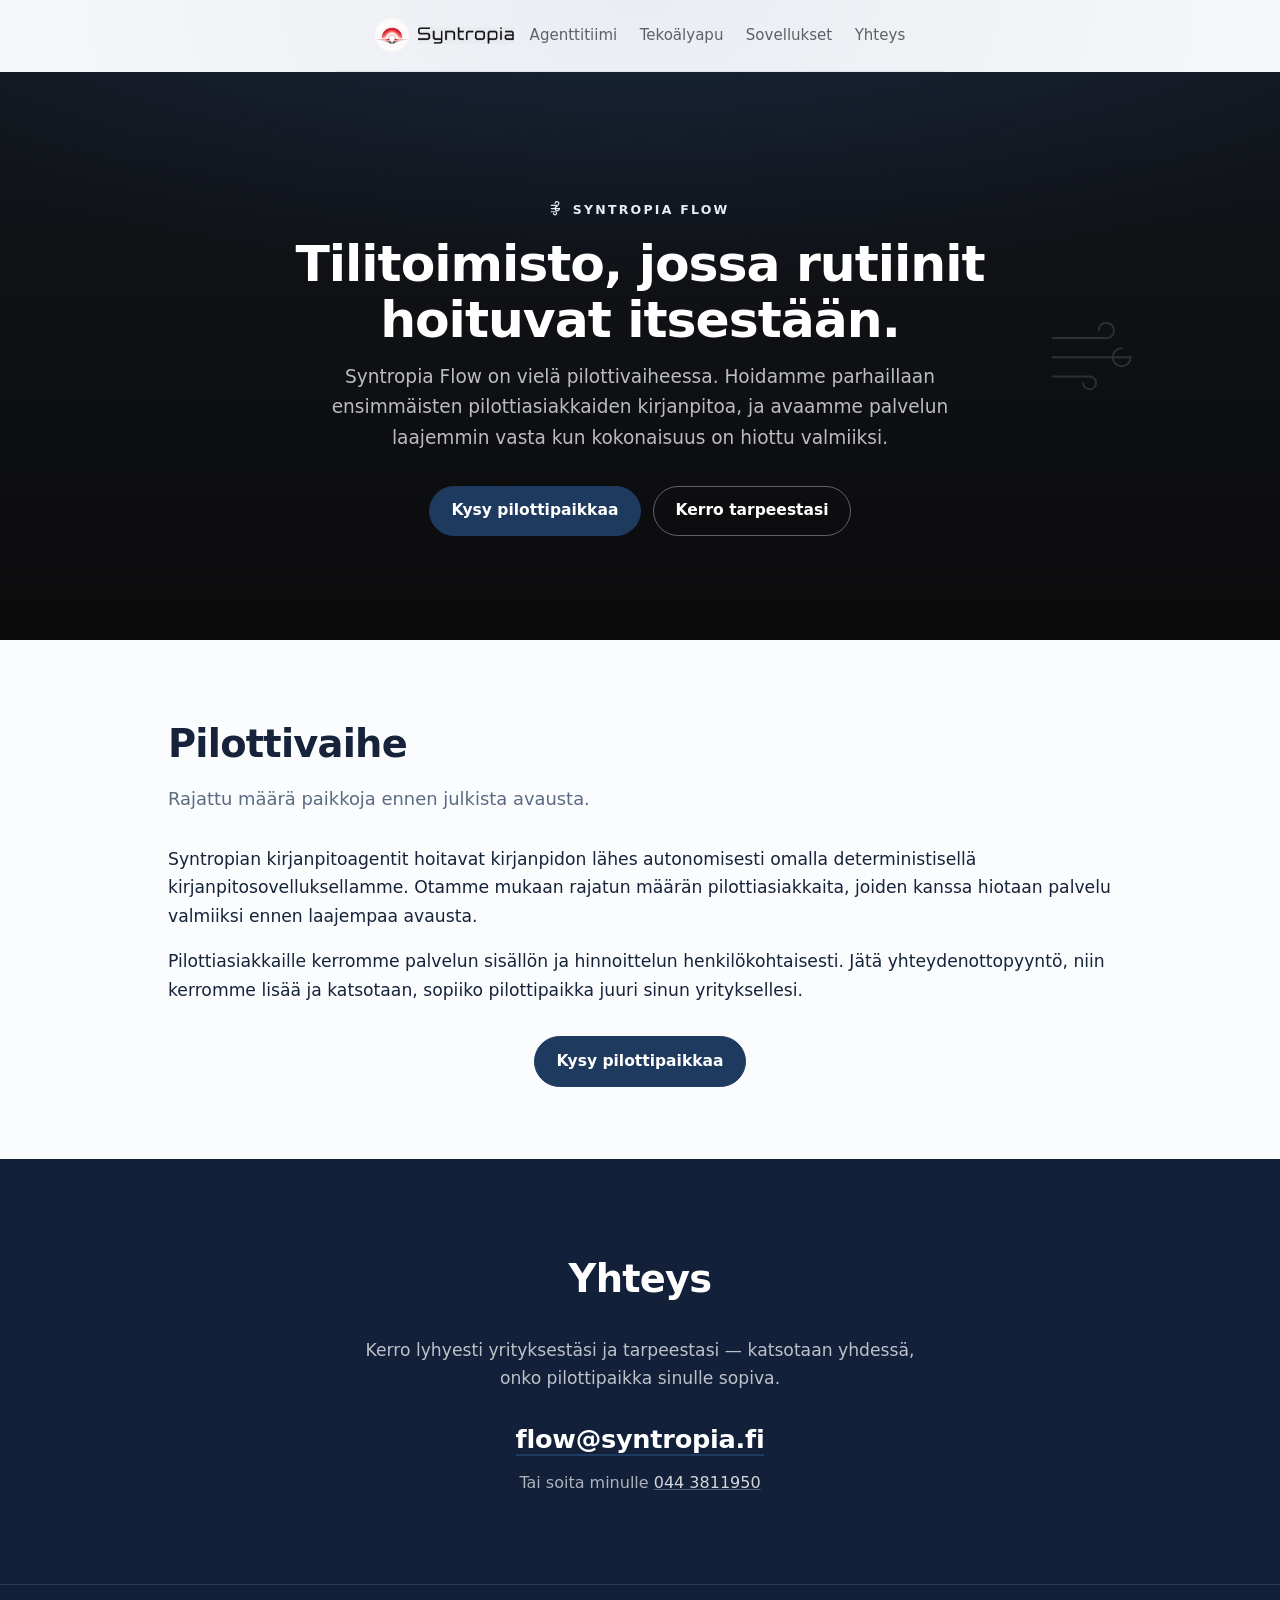
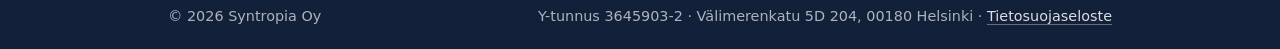
<file: tilitoimisto.html>
<!DOCTYPE html>
<html lang="fi">
<head>
<meta charset="utf-8">
<meta name="viewport" content="width=device-width, initial-scale=1">
<meta name="robots" content="noindex,nofollow">
<title>Tilitoimisto — tulossa | Syntropia</title>
<meta name="description" content="Syntropia Flow on pilottivaiheessa. Otamme mukaan rajatun määrän pilottiasiakkaita ennen palvelun avaamista.">
<meta name="theme-color" content="#0d0d0f">
<link rel="icon" href="assets/favicon-32.png" sizes="32x32">
<link rel="apple-touch-icon" href="assets/mark-180.png">
<link rel="stylesheet" href="style.css">
<link rel="stylesheet" href="tilitoimisto.css">
</head>
<body class="tilitoimisto flow">

<a class="skip" href="#main">Siirry sisältöön</a>

<header class="site">
  <a class="brand" href="/" aria-label="Syntropia, etusivu">
    <img class="brand-mark" src="assets/mark-180.png" alt="" width="34" height="34" decoding="async">
    <img class="brand-word" src="assets/wordmark.png" alt="Syntropia" width="549" height="96" decoding="async">
  </a>
  <nav aria-label="Päänavigaatio">
    <a href="henkilosto.html">Agenttitiimi</a>
    <a href="index.html#tekoalyapu">Tekoälyapu</a>
    <a href="sovellukset.html">Sovellukset</a>
    <a href="index.html#yhteys">Yhteys</a>
  </nav>
</header>

<main id="main">

  <section class="hero">
    <div class="hero-wind" aria-hidden="true">
      <svg viewBox="0 0 240 120" fill="none" stroke="currentColor" stroke-width="3" stroke-linecap="round">
        <path d="M4 32h84a12 12 0 1 0-12-12"></path>
        <path d="M4 62h122a14 14 0 1 1-14-14"></path>
        <path d="M4 92h58a10 10 0 1 1-10 10"></path>
      </svg>
    </div>
    <p class="hero-kicker"><svg class="kicker-wind" viewBox="0 0 24 24" fill="none" stroke="currentColor" stroke-width="1.8" stroke-linecap="round" aria-hidden="true"><path d="M2 7h9a3 3 0 1 0-3-3"></path><path d="M2 12h13a3.5 3.5 0 1 1-3.5-3.5"></path><path d="M2 17h6a2.5 2.5 0 1 1-2.5 2.5"></path></svg>Syntropia Flow</p>
    <h1>Tilitoimisto, jossa rutiinit hoituvat itsestään.</h1>
    <p class="lede">
      Syntropia Flow on vielä pilottivaiheessa. Hoidamme parhaillaan
      ensimmäisten pilottiasiakkaiden kirjanpitoa, ja avaamme palvelun
      laajemmin vasta kun kokonaisuus on hiottu valmiiksi.
    </p>
    <p class="cta">
      <a class="btn" href="mailto:flow@syntropia.fi?subject=Pilottiasiakkuus">Kysy pilottipaikkaa</a>
      <a class="btn ghost" href="mailto:santeri@syntropia.fi?subject=Tilitoimisto">Kerro tarpeestasi</a>
    </p>
  </section>

  <section id="pilotti" class="t-band">
    <h2>Pilottivaihe</h2>
    <p class="section-lede">Rajattu määrä paikkoja ennen julkista avausta.</p>
    <p>
      Syntropian kirjanpitoagentit hoitavat kirjanpidon lähes autonomisesti
      omalla deterministisellä kirjanpitosovelluksellamme. Otamme mukaan
      rajatun määrän pilottiasiakkaita, joiden kanssa hiotaan palvelu
      valmiiksi ennen laajempaa avausta.
    </p>
    <p>
      Pilottiasiakkaille kerromme palvelun sisällön ja hinnoittelun
      henkilökohtaisesti. Jätä yhteydenottopyyntö, niin kerromme lisää ja
      katsotaan, sopiiko pilottipaikka juuri sinun yrityksellesi.
    </p>
    <p class="cta">
      <a class="btn" href="mailto:flow@syntropia.fi?subject=Pilottiasiakkuus">Kysy pilottipaikkaa</a>
    </p>
  </section>

  <section id="yhteys" class="t-contact">
    <div class="t-band">
      <h2>Yhteys</h2>
      <p class="t-lede">
        Kerro lyhyesti yrityksestäsi ja tarpeestasi — katsotaan yhdessä,
        onko pilottipaikka sinulle sopiva.
      </p>
      <p class="mail">
        <a href="mailto:flow@syntropia.fi">flow@syntropia.fi</a>
      </p>
      <p class="mail-secondary">Tai soita minulle <a href="tel:+358443811950">044 3811950</a></p>
    </div>
  </section>

</main>

<footer class="site">
  <div class="t-footer">
    <p>© <span id="y">2026</span> Syntropia Oy</p>
    <p class="muted">Y-tunnus 3645903-2 · Välimerenkatu 5D 204, 00180 Helsinki · <a href="tietosuoja.html">Tietosuojaseloste</a></p>
  </div>
</footer>

<script>document.getElementById("y").textContent = new Date().getFullYear();</script>
</body>
</html>
</file>
<file: style.css>
/* Syntropia — värit ja muotokieli poimittu suoraan logosta:
   tausta #fbfbfb, pääpuna #e02838, syvä #e42433, teksti lähes musta.
   Motiivi: nouseva kaari ja siihen suppenevat säteet. */

:root{
  --bg:#fbfbfb;
  --ink:#0d0d0f;
  --muted:#5f6065;
  --line:#e6e4e2;
  --red:#e02838;
  --red-deep:#b8121f;
  --red-soft:#f6d8db;
  /* toissijaiset sävyt: sininen = kirjanpito, petroli = tekniikka/konsultointi */
  --blue:#1e3a5f;
  --blue-deep:#152b47;
  --blue-soft:#e8edf4;
  --petrol:#2f5d57;
  --petrol-deep:#22443f;
  --petrol-soft:#e6eeeb;
  --petrol-light:#9ec6be;
  /* lämmin kultainen korostus: henkilöstö ja sovellukset */
  --amber:#f5c33b;
  --amber-soft:#fdf3d5;
  --amber-deep:#8f6608;
  --max:64rem;
  --pad:clamp(1.25rem, 4vw, 2.5rem);
}

*,*::before,*::after{box-sizing:border-box}

html{-webkit-text-size-adjust:100%}

body{
  margin:0;
  /* lyhyt sivu ei saa jättää footeria kellumaan keskelle korkeaa näyttöä */
  min-height:100svh;
  display:flex;
  flex-direction:column;
  background:var(--bg);
  color:var(--ink);
  font:400 clamp(1rem,0.97rem + 0.2vw,1.075rem)/1.65 ui-sans-serif,system-ui,-apple-system,
       "Segoe UI",Inter,Helvetica,Arial,sans-serif;
  -webkit-font-smoothing:antialiased;
}

img{max-width:100%;height:auto;display:block}

a{color:inherit}

.skip{
  position:absolute;left:-9999px;top:0;background:var(--ink);color:#fff;
  padding:.6rem 1rem;border-radius:0 0 .4rem 0;z-index:10;
}
.skip:focus{left:0}

:where(a,button):focus-visible{
  outline:2px solid var(--red);
  outline-offset:3px;
  border-radius:.25rem;
}

/* ── header / footer ─────────────────────────────────────────── */
header.site,footer.site{
  max-width:var(--max);margin-inline:auto;padding:1.15rem var(--pad);
  display:flex;align-items:center;justify-content:space-between;gap:1rem;
}
header.site{border-bottom:1px solid var(--line)}

.brand{
  display:inline-flex;align-items:center;gap:.55rem;
  text-decoration:none;
}
.brand-mark{width:34px;height:34px;border-radius:50%}
/* wordmark leikattu suoraan logosta -> identtinen kirjaintyyppi, ei fonttilatausta */
.brand-word{
  width:auto;height:1.05rem;
  mix-blend-mode:multiply;   /* logon valkoinen tausta sulautuu palkkiin */
}

header nav{display:flex;gap:1.4rem;font-size:.94rem}
header nav a{color:var(--muted);text-decoration:none;padding-block:.2rem}
header nav a:hover{color:var(--ink)}
header nav a.nav-flow{display:inline-flex;flex-direction:column;line-height:1.15}
.nav-sub{
  font-size:.6rem;font-weight:700;letter-spacing:.14em;text-transform:uppercase;
  color:var(--muted);opacity:.8;margin-top:.15rem;
}

main{flex:1}

footer.site{
  border-top:1px solid var(--line);margin-top:4rem;
  color:var(--muted);font-size:.9rem;
}
footer.site p{margin:0}
.muted{color:var(--muted)}

/* ── hero ────────────────────────────────────────────────────── */
.hero{
  position:relative;isolation:isolate;overflow:hidden;
  max-width:var(--max);margin-inline:auto;
  padding:clamp(3rem,9vw,6rem) var(--pad) clamp(2.5rem,7vw,4.5rem);
  text-align:center;
}

/* logon motiivi: pehmeä säteily ylhäältä + suppeneva viivasto */
.rays{
  position:absolute;inset:-20% -10% auto;height:120%;z-index:-1;
  background:
    radial-gradient(58% 42% at 50% 6%, rgba(224,40,56,.16), transparent 68%),
    radial-gradient(28% 20% at 50% 4%, rgba(224,40,56,.22), transparent 70%);
  -webkit-mask-image:linear-gradient(#000 55%,transparent);
          mask-image:linear-gradient(#000 55%,transparent);
}

.hero .logo{
  width:min(26rem,82%);margin:0 auto clamp(1.5rem,4vw,2.25rem);
  mix-blend-mode:multiply;   /* logon valkoinen tausta sulautuu sivun taustaan */
}

h1{
  margin:0 0 .9rem;
  font-size:clamp(2rem,1.35rem + 2.6vw,3.15rem);
  line-height:1.1;letter-spacing:-.02em;font-weight:650;
  text-wrap:balance;
}

.lede{
  margin:0 auto;max-width:44ch;color:var(--muted);
  font-size:clamp(1.02rem,0.99rem + 0.25vw,1.16rem);
  text-wrap:pretty;
}

.cta{display:flex;gap:.75rem;justify-content:center;flex-wrap:wrap;margin:2rem 0 0}

/* ── tilitoimisto-välitaso (tumma, viittaa tilitoimistosivun heroon) ── */
.accounting-band{
  position:relative;overflow:hidden;color:#fff;text-align:center;
  background:
    radial-gradient(120% 100% at 50% -25%, rgba(30,58,95,.55), transparent 62%),
    linear-gradient(180deg,#12151b 0%,#0b0b0c 100%);
  padding:clamp(1.6rem,3.5vw,2.5rem) var(--pad);
}
.acct-inner{max-width:var(--max);margin-inline:auto}
.acct-kicker{
  margin:0 0 .55rem;font-size:.78rem;font-weight:700;letter-spacing:.18em;
  text-transform:uppercase;color:rgba(255,255,255,.65);
}
.acct-badge{
  display:inline-block;margin:0 0 1.1rem;padding:.28rem .7rem;border-radius:999px;
  background:var(--red);color:#fff;font-size:.7rem;font-weight:700;
  letter-spacing:.14em;text-transform:uppercase;
}
.accounting-band h2{
  display:block;text-transform:none;letter-spacing:-.02em;color:#fff;
  font-size:clamp(1.5rem,1.15rem + 1.6vw,2.2rem);font-weight:650;
  margin:0 0 .6rem;text-wrap:balance;
}
.accounting-band h2::after{display:none}
.acct-text{
  max-width:54ch;margin:0 auto .9rem;color:rgba(255,255,255,.75);
  font-size:clamp(1rem,.98rem + .25vw,1.12rem);text-wrap:pretty;
}
.acct-offer{
  display:inline-block;margin:0 0 1.2rem;padding:.75rem 1.25rem;
  border:1px solid rgba(255,255,255,.22);border-radius:.75rem;color:#fff;
  font-size:clamp(1rem,.98rem + .25vw,1.1rem);
}
.acct-offer-label{
  display:inline-block;margin-right:.5rem;padding:.15rem .5rem;border-radius:999px;
  background:var(--red);color:#fff;font-size:.68rem;font-weight:700;
  letter-spacing:.12em;text-transform:uppercase;
}
.acct-offer strong{font-weight:700}
.acct-offers{display:grid;gap:.55rem;justify-items:center;margin:0 0 1.2rem}
.acct-offers .acct-offer{margin:0}
.acct-offer-label.ghost{background:transparent;border:1px solid rgba(255,255,255,.45);color:#fff}
.accounting-band .cta{margin:0}
.accounting-band .btn.ghost{color:#fff;border-color:rgba(255,255,255,.35)}
.accounting-band .btn.ghost:hover{color:#fff;border-color:#fff;background:rgba(255,255,255,.08)}

.btn{
  display:inline-block;text-decoration:none;font-weight:550;font-size:.97rem;
  padding:.72rem 1.35rem;border-radius:999px;
  background:var(--red);color:#fff;border:1px solid var(--red);
  transition:background .15s ease,border-color .15s ease,color .15s ease;
}
.btn:hover{background:var(--red-deep);border-color:var(--red-deep)}
.btn.ghost{background:transparent;color:var(--ink);border-color:var(--line)}
.btn.ghost:hover{border-color:var(--red);color:var(--red-deep)}

/* värikoodatut napit: sininen = kirjanpito, petroli = tekniikka/konsultointi */
.btn.accent-blue{background:var(--blue);border-color:var(--blue)}
.btn.accent-blue:hover{background:var(--blue-deep);border-color:var(--blue-deep)}
.btn.accent-petrol{background:var(--petrol);border-color:var(--petrol)}
.btn.accent-petrol:hover{background:var(--petrol-deep);border-color:var(--petrol-deep)}
.btn.accent-amber{background:var(--amber);border-color:var(--amber);color:var(--ink)}
.btn.accent-amber:hover{background:var(--amber-deep);border-color:var(--amber-deep);color:#fff}
.accounting-band .btn.accent-blue{background:var(--blue);border-color:var(--blue);color:#fff}
.accounting-band .btn.accent-blue:hover{background:var(--blue-deep);border-color:var(--blue-deep)}

/* ── sisältölohkot ───────────────────────────────────────────── */
.band{max-width:var(--max);margin-inline:auto;padding:clamp(2.5rem,6vw,4rem) var(--pad)}

h2{
  margin:0 0 1.75rem;font-size:.82rem;font-weight:600;
  letter-spacing:.18em;text-transform:uppercase;color:var(--muted);
  display:flex;align-items:center;gap:.9rem;
}
h2::after{content:"";flex:1;height:1px;background:var(--line)}

.grid{
  display:grid;gap:clamp(1.5rem,3.5vw,2.5rem);
  grid-template-columns:repeat(auto-fit,minmax(15rem,1fr));
}
.grid article{position:relative;padding-top:1.1rem}
.grid article::before{
  content:"";position:absolute;top:0;left:0;width:2.25rem;height:2px;
  background:linear-gradient(90deg,var(--petrol),var(--petrol-soft));
}
.grid article.accent-blue::before{
  background:linear-gradient(90deg,var(--blue),var(--blue-soft));
}
h3{margin:0 0 .5rem;font-size:1.06rem;font-weight:600;letter-spacing:-.01em}
.grid p{margin:0;color:var(--muted)}
.grid p.grid-cta{margin-top:1.1rem}

/* ── palvelut ───────────────────────────────────────────────── */
.services{
  max-width:82rem;margin-top:clamp(1rem,3vw,2rem);
  border-block:1px solid var(--line);
  background:linear-gradient(145deg,#fff 0%,#fff 65%,var(--red-soft) 145%);
}
.service-grid{
  display:grid;grid-template-columns:repeat(3,minmax(0,1fr));gap:1rem;
}
.service-card{
  display:flex;flex-direction:column;min-height:100%;padding:clamp(1.35rem,3vw,1.9rem);
  border:1px solid var(--line);border-radius:.9rem;background:rgba(255,255,255,.92);
}
.service-card.featured{border-color:rgba(224,40,56,.45);box-shadow:0 1rem 2.4rem rgba(184,18,31,.08)}
.service-kicker{
  margin:0 0 .7rem;color:var(--red-deep);font-size:.72rem;font-weight:700;
  letter-spacing:.1em;text-transform:uppercase;
}
.service-card h3{font-size:clamp(1.2rem,1.08rem + .5vw,1.5rem)}
.service-price{
  margin:.7rem 0 1rem;color:var(--ink);font-size:clamp(1.55rem,1.3rem + 1vw,2.15rem);
  line-height:1.05;font-weight:700;letter-spacing:-.025em;
}
.service-price small{font-size:.8rem;font-weight:550;color:var(--muted);letter-spacing:0}
.service-price-text{font-size:1.2rem;line-height:1.25;letter-spacing:-.01em}
.service-lead{margin:0 0 1.1rem;color:var(--muted);text-wrap:pretty}
.service-points{margin:0 0 1.5rem;padding:0;list-style:none;display:grid;gap:.55rem}
.service-points li{position:relative;padding-left:1.15rem;color:var(--muted);font-size:.95rem}
.service-points li::before{
  content:"";position:absolute;left:0;top:.64em;width:.4rem;height:.4rem;
  border-radius:50%;background:var(--red);
}
.service-action{margin:auto 0 0;padding-top:.25rem}
.service-footnote{margin:.8rem 0 0;color:var(--muted);font-size:.8rem}
.accounting-service{background:linear-gradient(155deg,#fff,#f4faf6)}

/* ── tekoälyapu ─────────────────────────────────────────────── */
.consultation{
  margin-top:clamp(1rem,3vw,2rem);
  padding:clamp(2.25rem,5vw,3.5rem) clamp(1.5rem,4vw,2.75rem);
  border:1px solid rgba(224,40,56,.45);border-radius:1rem;
  background:linear-gradient(120deg,#fff,var(--red-soft));
  box-shadow:0 1rem 2.4rem rgba(184,18,31,.08);
}
.consultation-grid{
  display:grid;grid-template-columns:minmax(0,1fr) minmax(0,1fr);
  gap:clamp(1.75rem,5vw,4rem);align-items:start;
}
.consultation h3{font-size:clamp(1.55rem,1.3rem + 1vw,2.2rem);line-height:1.14;letter-spacing:-.025em}
.consultation p{margin:0;color:var(--muted);text-wrap:pretty}
.consultation p.consultation-scope{
  margin:1.1rem 0 0;padding-top:1.1rem;
  border-top:1px solid rgba(224,40,56,.3);
}
.consultation-points{margin:0;padding:0;list-style:none;display:grid;gap:.7rem}
.consultation-points li{position:relative;padding-left:1.15rem;color:var(--muted)}
.consultation-points li::before{
  content:"";position:absolute;left:0;top:.68em;width:.42rem;height:.42rem;
  border-radius:50%;background:var(--red);
}
.consultation-actions{display:flex;align-items:center;gap:1rem;flex-wrap:wrap;margin-top:1.5rem!important}
.text-action{color:var(--ink);font-weight:600;text-underline-offset:.2em}
.text-action:hover{color:var(--red-deep)}
/* ── sovellukset ─────────────────────────────────────────────── */
.section-intro{
  max-width:46rem;margin:-.65rem 0 clamp(2rem,5vw,3.25rem);color:var(--muted);
  font-size:clamp(1.02rem,.98rem + .25vw,1.14rem);text-wrap:pretty;
}

#sovellukset{max-width:82rem}
.app{display:grid;gap:clamp(1.75rem,4vw,2.75rem)}
@media (min-width:62rem){
  .app{
    grid-template-columns:minmax(0,1.7fr) minmax(20rem,.9fr);
    align-items:start;
  }
}

/* Kuvapaikka varaa tilansa myös tyhjänä (aspect-ratio), jotta sivu ei hyppää
   kun oikea kuvakaappaus lisätään. Jos kuvaa ei ole, img poistaa itsensä ja
   jäljelle jää katkoviivainen paikka - ei rikkinäisen kuvan ikonia. */
.app-shot{
  display:block;aspect-ratio:16/9;overflow:hidden;background:#fff;
  border:1px solid var(--line);border-radius:.7rem;text-decoration:none;
  transition:border-color .15s ease;
}
.app-shot:hover{border-color:var(--red)}
.app-shot img{width:100%;height:100%;object-fit:cover;object-position:top left}
.app-shot.is-empty{
  border-style:dashed;display:grid;place-items:center;
  background:linear-gradient(160deg,#fff,var(--red-soft));
}
.app-shot.is-empty::after{content:attr(data-empty);color:var(--muted);font-size:.85rem}

/* ── CSS-mock: Headquarters-ikkuna (korvaa kuvakaappauksen) ──── */
.app-window{
  background:#fff;border:1px solid var(--line);border-radius:.7rem;overflow:hidden;
  box-shadow:0 1rem 2rem rgba(13,13,15,.07);color:var(--ink);
}
.app-window-bar{
  display:flex;align-items:center;gap:.6rem;
  padding:.55rem .8rem;border-bottom:1px solid var(--line);background:#faf9f8;
}
.app-window-dots{display:inline-flex;gap:.3rem}
.app-window-dots i{display:block;width:.5rem;height:.5rem;border-radius:50%;background:#ddd9d6}
.app-window-title{font-weight:600;font-size:.82rem}
.app-window-badge{
  margin-left:auto;padding:.15rem .5rem;border-radius:999px;
  background:var(--amber-soft);color:var(--amber-deep);
  font-size:.68rem;font-weight:700;letter-spacing:.09em;text-transform:uppercase;
}
.app-window-body{padding:1rem .9rem}
.app-window-goal{margin:0 0 .9rem;color:var(--muted);font-size:.85rem}
.app-window-goal strong{color:var(--ink);font-weight:600}
.app-window-tasks{list-style:none;margin:0 0 .9rem;padding:0;display:grid;gap:.5rem}
.app-window-tasks li{
  display:flex;align-items:center;gap:.55rem;
  padding:.5rem .6rem;border:1px solid var(--line);border-radius:.5rem;background:#fcfbfa;
  color:var(--muted);font-size:.82rem;
}
.app-window-tasks .dot{flex:0 0 auto;width:.45rem;height:.45rem;border-radius:50%;background:var(--amber)}
.app-window-tasks .tag{margin-left:auto;font-size:.68rem;font-weight:600;color:var(--muted);white-space:nowrap}
.app-window-tasks .tag.gate{color:var(--red-deep)}
.app-window-foot{margin:0;color:var(--muted);font-size:.75rem}

/* ── prosessikaavio (SVG) Headquarters-kortissa ─────────────── */
.app-visual{display:grid;gap:1rem}
.app-flow{margin:0}
.app-flow svg{display:block;width:100%;height:auto}
.app-flow figcaption{margin:.6rem 0 0;color:var(--muted);font-size:.8rem;text-align:center}

.app-status{
  display:inline-block;margin:0 0 .75rem;padding:.24rem .62rem;border-radius:999px;
  font-size:.72rem;font-weight:600;letter-spacing:.09em;text-transform:uppercase;
  color:var(--red-deep);background:var(--red-soft);
}

.app-body{max-width:32rem}
.app-body h3{font-size:clamp(1.25rem,1.1rem + 0.7vw,1.6rem);margin-bottom:.6rem}
.app-lead{margin:0 0 1.1rem;color:var(--muted)}

.app-points{margin:0 0 1.3rem;padding:0;list-style:none;display:grid;gap:.45rem}
.app-points li{position:relative;padding-left:1.15rem;color:var(--muted);font-size:.97rem}
.app-points li::before{
  content:"";position:absolute;left:0;top:.62em;width:.42rem;height:.42rem;
  border-radius:50%;background:var(--amber);
}
.app-family{
  margin:0 0 1.3rem;padding:.8rem 1rem;border-radius:.7rem;
  background:var(--amber-soft);color:var(--ink);font-size:.95rem;
}
.app-meta{margin:0 0 1.4rem}
.app-meta strong{font-size:1.22rem;letter-spacing:-.01em}
.app-cta{margin:0}

.contact{text-align:center;padding-bottom:clamp(3rem,7vw,5rem)}
.contact h2{justify-content:center}
.contact h2::after{display:none}
.contact .lede{margin-bottom:1.4rem}

.mail{margin:0;font-size:clamp(1.15rem,1rem + 0.9vw,1.6rem);font-weight:600;letter-spacing:-.01em}
.mail a{
  text-decoration:none;color:var(--ink);
  background-image:linear-gradient(var(--red),var(--red));
  background-size:100% 2px;background-repeat:no-repeat;background-position:0 100%;
  padding-bottom:.15rem;transition:color .15s ease;
}
.mail a:hover{color:var(--red-deep)}

.mail-secondary{margin:.6rem 0 0;font-size:1rem;color:var(--muted)}
.mail-secondary a{color:var(--muted);text-decoration:underline;text-decoration-color:var(--line)}
.mail-secondary a:hover{color:var(--red-deep);text-decoration-color:var(--red)}

.app-contact{margin:.9rem 0 0;font-size:.92rem;color:var(--muted)}
.app-contact a{color:var(--muted);text-decoration:underline;text-decoration-color:var(--line)}
.app-contact a:hover{color:var(--red-deep);text-decoration-color:var(--red)}

.product-grid{
  display:grid;grid-template-columns:minmax(0,1fr);
  gap:clamp(1.75rem,4vw,2.75rem);margin-top:clamp(2.5rem,7vw,4.5rem);
}
.product-card{
  position:relative;overflow:hidden;min-height:100%;padding:clamp(1.35rem,3.5vw,2rem);
  border:1px solid var(--line);border-radius:.85rem;background:#fff;
}
.product-card::after{
  content:"";position:absolute;right:-4rem;top:-4rem;width:10rem;height:10rem;
  border-radius:50%;background:var(--amber-soft);opacity:.55;pointer-events:none;
}
.product-card h3{font-size:clamp(1.2rem,1.05rem + .65vw,1.55rem);margin-bottom:.65rem}
.product-card h3.singularity-rainbow{
  display:inline-block;
  background:linear-gradient(90deg,#e63946,#f59e0b,#10b981,#8b5cf6,#e63946);
  background-size:200% 100%;
  -webkit-background-clip:text;
  background-clip:text;
  color:transparent;
  animation:singularity-rainbow 4s linear infinite;
}
@keyframes singularity-rainbow{from{background-position:0% 50%}to{background-position:200% 50%}}
.shop-card .product-lead > strong{color:var(--ink)}
.shop-card .product-lead .shop-penny{color:#e63946}
.product-lead{margin:0 0 1.1rem;color:var(--muted);text-wrap:pretty}
.product-points{margin:0 0 1.5rem;padding:0;list-style:none;display:grid;gap:.55rem}
.product-points li{position:relative;padding-left:1.1rem;color:var(--muted);font-size:.95rem}
.product-points li::before{
  content:"";position:absolute;left:0;top:.66em;width:.38rem;height:.38rem;
  border-radius:50%;background:var(--amber);
}
.product-note{margin:1.5rem 0 0;color:var(--muted);font-size:.92rem;font-weight:550}

/* ── tietosuojaseloste ───────────────────────────────────────── */
.legal{max-width:48rem}
.legal h1{margin:0 0 .35rem;font-size:clamp(1.7rem,1.4rem + 1.3vw,2.4rem)}
.legal .updated{margin:0 0 1.6rem;color:var(--muted);font-size:.9rem}
.legal h3{margin:2.1rem 0 0}
.legal p{margin:.7rem 0 0}
.legal ul{margin:.7rem 0 0;padding:0;list-style:none;display:grid;gap:.45rem}
.legal li{position:relative;padding-left:1.15rem;color:var(--muted)}
.legal li::before{
  content:"";position:absolute;left:0;top:.62em;width:.4rem;height:.4rem;
  border-radius:50%;background:var(--blue);
}
.legal strong{color:var(--ink)}
.legal a{color:var(--ink);text-decoration:underline;text-decoration-color:var(--line);text-underline-offset:.2em}
.legal a:hover{color:var(--red-deep);text-decoration-color:var(--red)}
footer.site a{color:var(--muted);text-decoration:underline;text-decoration-color:var(--line);text-underline-offset:.2em}
footer.site a:hover{color:var(--red-deep);text-decoration-color:var(--red)}

/* ── ylätunnistepalkki ───────────────────────────────────────── */
.topbar{
  margin:0;background:var(--red);color:#fff;text-align:center;
  padding:.6rem var(--pad);font-size:.9rem;line-height:1.4;
}
.topbar a{color:#fff;text-decoration:none}
.topbar a:hover{text-decoration:underline}
.topbar-sep{opacity:.55;padding:0 .1rem}
.topbar-sub{
  display:block;margin-top:.15rem;font-size:.72rem;font-weight:700;
  letter-spacing:.16em;text-transform:uppercase;opacity:.8;
}

/* ── usein kysytyt ───────────────────────────────────────────── */
.faq{display:grid;gap:.7rem;max-width:48rem}
.faq details{border:1px solid var(--line);border-radius:.7rem;background:#fff}
.faq summary{
  cursor:pointer;list-style:none;padding:1rem 1.15rem;font-weight:600;
  display:flex;align-items:center;justify-content:space-between;gap:1rem;
}
.faq summary::-webkit-details-marker{display:none}
.faq summary::after{content:"+";color:var(--red);font-weight:700;font-size:1.15rem;line-height:1}
.faq details[open] summary::after{content:"−"}
.faq p{margin:0;padding:0 1.15rem 1.15rem;color:var(--muted)}

@media (max-width:44rem){
  header.site,footer.site{flex-wrap:wrap;align-items:center;gap:.65rem}
  header.site nav{flex:1 0 100%;justify-content:space-between;gap:.5rem;font-size:.88rem}
  header.site nav a{padding-block:.35rem}
  .product-grid,.service-grid{grid-template-columns:1fr}
}

@media (min-width:44.01rem) and (max-width:68rem){
  .service-grid{grid-template-columns:repeat(2,minmax(0,1fr))}
  .accounting-service{grid-column:1/-1}
}

@media (prefers-reduced-motion:reduce){
  *{transition:none !important;animation:none !important}
}
</file>
<file: tilitoimisto.css>
/* Syntropia — tilitoimistosivun oma ilme.
   Ladataan style.css:n jälkeen. Sivu ei toista etusivun visuaalisia motiiveja
   (säteet, punaiset viivakoristeet, label-otsikot, liukuväriboksit), vaan
   rakentuu tumman heron, korttien ja hinnaston varaan. */

body.tilitoimisto{
  --t-ink:#0d0d0f;
  --t-paper:#f4f2ee;
  --t-line:#e3dfd9;
  --t-muted:#5f6065;
  background:#ffffff;
}

body.tilitoimisto header.site{border-bottom-color:#efeceb}

/* ── osioiden johdantoteksti ────────────────────────────────── */
.section-lede{
  margin:-1.1rem 0 2rem;max-width:52rem;color:var(--t-muted);
  font-size:clamp(1rem,.98rem + .25vw,1.12rem);
}

/* ── erikoistarjous-palkki heron alla ──────────────────────── */
.offer{background:#fff}
.offer-inner{
  max-width:var(--max);margin-inline:auto;
  display:flex;align-items:center;gap:clamp(.75rem,2vw,1.25rem);flex-wrap:wrap;
  padding:clamp(1rem,3vw,1.4rem) var(--pad);
}
.offer-badge{
  margin:0;padding:.28rem .7rem;border-radius:999px;background:var(--red);color:#fff;
  font-size:.7rem;font-weight:700;letter-spacing:.14em;text-transform:uppercase;white-space:nowrap;
}
.offer-body{flex:1 1 20rem}
.offer-text{margin:0;color:var(--t-ink);font-size:clamp(.98rem,.95rem + .2vw,1.06rem)}
.offer-price{font-weight:700;letter-spacing:-.02em}
.offer-note{margin:.25rem 0 0;color:var(--t-muted);font-size:.8rem}
.offer .btn{white-space:nowrap}

/* napit: tilitoimistosivun ensisijainen korostus on sininen (punainen jää harvoihin
   kohtiin, kuten Erikoistarjous-merkkiin) */
body.tilitoimisto .btn{background:var(--blue);border-color:var(--blue)}
body.tilitoimisto .btn:hover{background:var(--blue-deep);border-color:var(--blue-deep)}
body.tilitoimisto .btn.ghost:hover{border-color:var(--blue);color:var(--blue)}
body.tilitoimisto .btn.ghost{background:transparent;color:#fff;border-color:rgba(255,255,255,.35)}
body.tilitoimisto .btn.ghost:hover{background:rgba(255,255,255,.08);color:#fff;border-color:#fff}
@media (max-width:44rem){
  .offer-inner{gap:.7rem}
  .offer-body{flex:1 1 100%}
  body.tilitoimisto footer.site .t-footer{
    flex-wrap:wrap;gap:.5rem;justify-content:center;text-align:center;
  }
}

/* ── tumma hero ──────────────────────────────────────────────── */
body.tilitoimisto .hero{
  max-width:none;margin:0;color:#fff;text-align:center;
  position:relative;isolation:auto;overflow:visible;
  background:
    radial-gradient(120% 100% at 50% -25%, rgba(30,58,95,.55), transparent 62%),
    linear-gradient(180deg,#12151b 0%,#0b0b0c 100%);
  padding:clamp(4rem,11vw,8rem) var(--pad) clamp(3.5rem,9vw,6.5rem);
}
body.tilitoimisto .hero h1{color:#fff;max-width:22ch;margin-inline:auto}
.flow-tagline{
  margin:0 0 1rem;max-width:44ch;
  color:var(--blue-deep);font-size:clamp(1.08rem,1rem + .55vw,1.34rem);
  font-weight:650;letter-spacing:-.01em;line-height:1.3;
}
body.tilitoimisto .hero-kicker{
  margin:0 0 1rem;font-size:.78rem;font-weight:700;letter-spacing:.18em;
  text-transform:uppercase;color:var(--blue-soft);
}
.kicker-wind{display:inline-block;width:.95rem;height:.95rem;margin-right:.45rem;vertical-align:-.18em}

/* tuulimotiivi */
.hero-wind{
  position:absolute;top:50%;right:clamp(1.25rem,6vw,6rem);transform:translateY(-50%);
  width:clamp(6.5rem,12vw,10rem);color:rgba(255,255,255,.13);pointer-events:none;
}
.hero-wind svg{display:block;width:100%;height:auto}
@media (prefers-reduced-motion:no-preference){
  .hero-wind{animation:wind-drift 10s ease-in-out infinite alternate}
}
@keyframes wind-drift{
  from{transform:translate3d(-1rem,-50%,0)}
  to{transform:translate3d(1.6rem,-50%,0)}
}
@media (max-width:56rem){
  .hero-wind{display:none}
}
body.tilitoimisto .hero .lede{color:rgba(255,255,255,.72);max-width:56ch}
body.tilitoimisto .hero .btn.ghost{color:#fff;border-color:rgba(255,255,255,.35)}
body.tilitoimisto .hero .btn.ghost:hover{color:#fff;border-color:#fff;background:rgba(255,255,255,.08)}

/* ── rakenne ja otsikot ──────────────────────────────────────── */
body.tilitoimisto h2{
  display:block;text-transform:none;letter-spacing:-.02em;
  font-size:clamp(1.6rem,1.2rem + 1.8vw,2.4rem);
  font-weight:650;color:var(--t-ink);margin:0 0 1.6rem;
}
body.tilitoimisto h2::after{display:none}

.t-band{max-width:var(--max);margin-inline:auto;padding:clamp(3rem,7vw,4.5rem) var(--pad)}

/* ── korttiruudukko ──────────────────────────────────────────── */
.t-grid{display:grid;gap:1rem;grid-template-columns:repeat(auto-fit,minmax(15rem,1fr))}
.t-card{
  background:var(--t-paper);border:1px solid var(--t-line);border-radius:1rem;
  padding:clamp(1.2rem,2.5vw,1.7rem);
}
.t-card h3{margin:0 0 .5rem;font-size:1.05rem;font-weight:650;letter-spacing:-.01em}
.t-card p{margin:0;color:var(--t-muted)}

/* ── numeroidut vaiheet ──────────────────────────────────────── */
.t-steps{
  list-style:none;margin:0;padding:0;display:grid;gap:1rem;
  grid-template-columns:repeat(auto-fit,minmax(16rem,1fr));
}
.t-steps li{
  display:flex;gap:1rem;align-items:flex-start;
  background:var(--t-paper);border:1px solid var(--t-line);border-radius:1rem;
  padding:clamp(1.2rem,2.5vw,1.6rem);
}
.t-step-num{
  flex:0 0 auto;width:2.2rem;height:2.2rem;border-radius:50%;
  display:grid;place-items:center;background:var(--blue);color:#fff;
  font-weight:650;font-size:.95rem;
}
.t-steps h3{margin:0 0 .4rem;font-size:1.02rem;font-weight:650}
.t-steps p{margin:0;color:var(--t-muted)}

/* ── tumma kaista (kirjanpitoagentit) ────────────────────────── */
.t-dark{
  background:
    radial-gradient(120% 90% at 50% -10%, rgba(30,58,95,.35), transparent 60%),
    var(--t-ink);
  color:#fff;
}
.t-dark .t-band{padding:clamp(3.5rem,8vw,5.5rem) var(--pad)}
.t-dark h2{color:#fff}
.t-split{
  display:grid;grid-template-columns:minmax(0,1fr) minmax(0,1fr);
  gap:clamp(1.75rem,5vw,4rem);align-items:start;
}
.t-split h3{
  margin:0 0 .85rem;font-size:clamp(1.4rem,1.15rem + 1vw,2rem);
  line-height:1.15;letter-spacing:-.025em;
}
.t-split p{margin:0;color:rgba(255,255,255,.72);text-wrap:pretty}
.t-points{list-style:none;margin:0;padding:0;display:grid;gap:.7rem}
.t-points li{position:relative;padding-left:1.5rem;color:rgba(255,255,255,.82)}
.t-points li::before{
  content:"✓";position:absolute;left:0;top:-.02em;color:var(--blue);font-weight:700;
}

/* ── callout ─────────────────────────────────────────────────── */
.t-callout{
  display:flex;gap:1.5rem;align-items:center;justify-content:space-between;
  flex-wrap:wrap;
  border:1px solid var(--t-line);border-radius:1rem;background:var(--t-paper);
  padding:clamp(1.5rem,4vw,2.5rem);
}
.t-callout p{margin:0;max-width:52ch;color:var(--t-muted)}

/* ── hinnasto ────────────────────────────────────────────────── */
body.tilitoimisto .pricing{background:var(--t-paper);border-block:1px solid var(--t-line)}
.pricing-lede{
  font-size:clamp(1.4rem,1.05rem + 1.6vw,2.1rem);
  font-weight:650;letter-spacing:-.02em;color:var(--t-ink);
  margin:0 0 .6rem;
}
.pricing-intro{max-width:54rem;color:var(--t-muted);margin:0 0 clamp(2rem,5vw,3rem)}
.price-grid{display:grid;grid-template-columns:repeat(auto-fit,minmax(20rem,1fr));gap:clamp(1.25rem,3vw,2rem)}
.price-layout{
  display:grid;grid-template-columns:minmax(0,1fr) minmax(0,1fr);
  gap:clamp(1.25rem,3vw,2rem);align-items:start;
}
.price-layout .price-grid{grid-template-columns:1fr}
.price-example{
  background:var(--t-ink);color:#fff;border-radius:1rem;
  padding:clamp(1.4rem,3vw,2rem);
}
.price-example h3{margin:0 0 .5rem;font-size:1.15rem;font-weight:650;color:#fff}
.price-example-lead{margin:0 0 1.2rem;color:rgba(255,255,255,.7);font-size:.95rem}
.price-example-rows{list-style:none;margin:0;padding:0;display:grid;gap:.6rem}
.price-example-rows li{display:flex;justify-content:space-between;gap:1rem;align-items:baseline;color:rgba(255,255,255,.8);font-size:.95rem}
.price-example-rows strong{color:#fff;font-weight:600;white-space:nowrap}
.price-example-total{
  display:flex;justify-content:space-between;align-items:baseline;gap:1rem;
  margin:1.2rem 0 0;padding-top:1rem;border-top:1px solid rgba(255,255,255,.18);
  color:#fff;font-size:.95rem;
}
.price-example-total strong{font-size:clamp(1.6rem,1.2rem + 1.4vw,2.1rem);font-weight:700;letter-spacing:-.02em}
.price-example-more{margin:0}
.price-example-cta{
  display:block;text-align:center;margin-top:1.25rem;
  padding:.85rem 1.35rem;font-size:1rem;
}
body.tilitoimisto .btn.price-example-cta{background:var(--red);border-color:var(--red)}
body.tilitoimisto .btn.price-example-cta:hover{background:var(--red-deep);border-color:var(--red-deep)}
.price-example-note{
  margin:0 0 1.3rem;text-align:center;
  padding:.8rem 1.05rem;border-radius:.7rem;
  background:rgba(52,160,111,.13);border:1px solid rgba(52,160,111,.45);
  color:rgba(255,255,255,.94);font-weight:500;font-size:.94rem;line-height:1.5;
}
.saving-badge{
  display:block;width:max-content;margin:0 auto .55rem;
  padding:.16rem .55rem;border-radius:999px;background:#3fae7c;color:#06231a;
  font-size:.66rem;font-weight:800;letter-spacing:.14em;text-transform:uppercase;
}
.price-example-note strong{color:#fff;font-weight:700;white-space:nowrap}
.price-example .price-note{color:rgba(255,255,255,.55);margin:.9rem 0 0}
.price-card{
  display:flex;flex-direction:column;background:#fff;
  border:1px solid var(--t-line);border-radius:1rem;
  padding:clamp(1.4rem,3vw,2.1rem);
  box-shadow:0 1.2rem 2.6rem rgba(13,13,15,.05);
}
.price-card h3{font-size:1.25rem;margin:0 0 .35rem;font-weight:650}
.price-card-special{border-color:rgba(224,40,56,.45);box-shadow:0 1.4rem 3rem rgba(184,18,31,.12)}
.price-badge{
  align-self:flex-start;display:inline-block;margin:0 0 .8rem;
  padding:.24rem .62rem;border-radius:999px;
  font-size:.72rem;font-weight:600;letter-spacing:.09em;text-transform:uppercase;
  color:#fff;background:var(--red);
}
.price-amount{display:flex;align-items:baseline;gap:.45rem;margin:.35rem 0 .35rem}
.price-includes{margin:0 0 1.3rem;color:var(--t-ink);font-size:.93rem;font-weight:600}
.price-num{font-size:clamp(2.3rem,1.6rem + 2.4vw,3.1rem);font-weight:700;letter-spacing:-.03em;line-height:1}
.price-per{color:var(--t-muted)}
.price-features{list-style:none;margin:0 0 1.3rem;padding:0;display:grid;gap:.55rem}
.price-features li{position:relative;padding-left:1.5rem;color:var(--t-muted)}
.price-features li::before{content:"✓";position:absolute;left:0;top:-.02em;color:var(--blue);font-weight:700}
.price-features li strong{color:var(--t-ink);font-weight:600}
.price-features .feature-note{color:var(--t-muted)}
.price-tiers{
  list-style:none;margin:0 0 1.5rem;padding:1.1rem 0 0;
  border-top:1px solid var(--t-line);
  display:grid;grid-template-columns:repeat(auto-fit,minmax(6.5rem,1fr));gap:.5rem;
}
.price-tiers li{
  display:flex;flex-direction:column;align-items:center;justify-content:center;
  gap:.15rem;text-align:center;background:var(--t-paper);
  border:1px solid var(--t-line);border-radius:.6rem;padding:.65rem .5rem;
  color:var(--t-muted);font-size:.82rem;line-height:1.25;
}
.price-tiers strong{color:var(--t-ink);font-weight:650;font-size:1rem}
.price-note{margin:.9rem 0 0;color:var(--t-muted);font-size:.82rem}
.price-cta{margin:auto 0 0;display:flex;align-items:center;gap:.85rem;flex-wrap:wrap}
.price-link{color:var(--t-muted);font-size:.95rem;text-underline-offset:.2em}
.price-link:hover{color:var(--blue)}
.addons-title{margin:clamp(2.5rem,6vw,3.5rem) 0 1rem;font-size:1.1rem;font-weight:650}
.addon-grid{display:grid;grid-template-columns:repeat(auto-fit,minmax(14rem,1fr));gap:clamp(1rem,2.5vw,1.5rem)}
.addon{background:#fff;border:1px solid var(--t-line);border-radius:.85rem;padding:1.15rem 1.25rem}
.addon h4{margin:0 0 .3rem;font-size:1rem;font-weight:650}
.addon p{margin:0;color:var(--t-muted);font-size:.92rem}
.addon-price{margin:.7rem 0 0;color:var(--t-ink);font-weight:650;font-size:1.05rem}
.price-footnote{margin:clamp(1.75rem,4vw,2.5rem) 0 0;color:var(--t-muted);font-size:.9rem;max-width:54rem}

/* ── aloittavan yrittäjän erikoishinta ──────────────────────── */
.startup-offer{
  display:flex;gap:1.5rem;align-items:center;justify-content:space-between;
  flex-wrap:wrap;margin-top:clamp(1.5rem,4vw,2.25rem);
  border:1px dashed var(--t-line);border-radius:1rem;background:#fff;
  padding:clamp(1.4rem,3.5vw,2rem);
}
.startup-offer h3{margin:0 0 .5rem;font-size:1.05rem;font-weight:650}
.startup-offer p{margin:0;color:var(--t-muted);max-width:52ch}
.startup-offer .price-note{margin:.7rem 0 0}

/* ── kenelle ─────────────────────────────────────────────────── */
.who{
  margin:0;color:var(--t-ink);font-weight:600;letter-spacing:-.01em;
  font-size:clamp(1.15rem,1.02rem + .7vw,1.55rem);
}

/* ── tositemäärän liukuri ───────────────────────────────────── */
.price-slider{margin:0 0 1.3rem}
.price-slider-head{
  display:flex;justify-content:space-between;align-items:baseline;gap:1rem;
  margin:0 0 .55rem;color:var(--t-muted);font-size:.88rem;
}
.price-slider-value strong{color:var(--t-ink);font-weight:650}
.price-slider input[type=range]{
  -webkit-appearance:none;appearance:none;display:block;width:100%;height:1.35rem;
  margin:0;background:transparent;cursor:pointer;
}
.price-slider input[type=range]::-webkit-slider-runnable-track{
  height:.35rem;border-radius:999px;background:var(--t-line);
}
.price-slider input[type=range]::-webkit-slider-thumb{
  -webkit-appearance:none;appearance:none;width:1.2rem;height:1.2rem;border-radius:50%;
  background:var(--blue);border:2px solid #fff;
  box-shadow:0 .15rem .5rem rgba(13,13,15,.28);margin-top:-.43rem;
}
.price-slider input[type=range]:focus-visible{outline:2px solid var(--blue);outline-offset:4px}
.price-slider input[type=range]::-moz-range-track{height:.35rem;border-radius:999px;background:var(--t-line)}
.price-slider input[type=range]::-moz-range-thumb{
  width:1.2rem;height:1.2rem;border:2px solid #fff;border-radius:50%;background:var(--blue);
}
.price-slider-scale{
  display:flex;justify-content:space-between;margin-top:.3rem;
  color:var(--t-muted);font-size:.72rem;
}

/* ── markkinavertailu ─────────────────────────────────────────── */
.price-market{
  display:flex;justify-content:space-between;gap:.75rem;align-items:baseline;
  margin:-.6rem 0 1.2rem;padding:.5rem .7rem;border-radius:.5rem;
  background:var(--t-paper);color:var(--t-muted);font-size:.82rem;
}
.price-market strong{color:var(--t-ink);font-weight:600;white-space:nowrap}
.price-tiers em{font-style:normal;color:var(--t-muted);font-size:.72rem}
.market-note{
  margin:clamp(1.5rem,4vw,2.25rem) 0 0;color:var(--t-muted);
  font-size:.82rem;max-width:60rem;
}

/* ── UKK: viivamainen lista, ei kortteja ─────────────────────── */
.faq{display:grid;gap:0}
.faq details{border:0;border-top:1px solid var(--t-line);border-radius:0;background:transparent}
.faq details:last-child{border-bottom:1px solid var(--t-line)}
.faq summary{cursor:pointer;list-style:none;padding:1.15rem 0;font-weight:600}
.faq summary::-webkit-details-marker{display:none}
.faq summary::after{content:"+";float:right;color:var(--blue);font-weight:700;font-size:1.15rem;line-height:1}
.faq details[open] summary::after{content:"−"}
.faq p{margin:0;padding:0 0 1.15rem;color:var(--t-muted);max-width:60ch}

/* ── tumma yhteys-kaista ─────────────────────────────────────── */
.t-contact{background:var(--t-ink);color:#fff;text-align:center}
.t-contact .t-band{padding:clamp(3.5rem,8vw,5.5rem) var(--pad)}
.t-contact h2{color:#fff}
.t-contact .t-lede{color:rgba(255,255,255,.72);max-width:54ch;margin:0 auto 1.6rem;text-wrap:pretty}
.t-contact .mail a{
  color:#fff;
  background-image:linear-gradient(var(--blue),var(--blue));
  background-size:100% 2px;background-repeat:no-repeat;background-position:0 100%;
}
.t-contact .mail a:hover{color:var(--blue-soft)}
.t-contact .mail-secondary{color:rgba(255,255,255,.66)}
.t-contact .mail-secondary a{
  color:rgba(255,255,255,.82);
  text-decoration-color:rgba(255,255,255,.3);
}
.t-contact .mail-secondary a:hover{color:#fff;text-decoration-color:var(--blue)}

/* ── tumma footer ────────────────────────────────────────────── */
body.tilitoimisto footer.site{
  display:block;width:100%;max-width:none;margin:0;padding:0;
  background:var(--t-ink);border-top:1px solid rgba(255,255,255,.12);
  color:rgba(255,255,255,.66);
}
body.tilitoimisto footer.site .t-footer{
  max-width:var(--max);margin-inline:auto;
  display:flex;align-items:center;justify-content:space-between;gap:1rem;
  padding:1.25rem var(--pad);
}
body.tilitoimisto footer.site p,
body.tilitoimisto footer.site .muted{color:rgba(255,255,255,.66);margin:0}
body.tilitoimisto footer.site a{
  color:rgba(255,255,255,.85);text-decoration:underline;
  text-decoration-color:rgba(255,255,255,.35);text-underline-offset:.2em;
}
body.tilitoimisto footer.site a:hover{color:#fff;text-decoration-color:var(--blue)}

/* ── responsiivisuus ─────────────────────────────────────────── */
@media (max-width:52rem){
  .price-grid,.addon-grid{grid-template-columns:1fr}
  .price-layout{grid-template-columns:1fr}
  .t-split{grid-template-columns:1fr}
}

body.tilitoimisto .t-dark h2,
body.tilitoimisto .t-contact h2{color:#fff}

/* ── Syntropia Flow: viileä, luottamusta herättävä ilme ─────── */
body.flow{
  --t-ink:#16233a;
  --t-paper:#f6f8fb;
  --t-line:#dfe5ee;
  --t-muted:#5b6b82;
  background:
    radial-gradient(120% 55% at 50% 0%, rgba(30,58,95,.08), transparent 60%),
    #fbfcfe;
  color:var(--t-ink);
}
body.flow header.site{border-bottom-color:var(--t-line)}
body.flow .offer{background:#ffffff;border-bottom:1px solid var(--t-line)}
body.flow .pricing{background:#f2f6fb;border-block-color:var(--t-line)}
body.flow .price-example{background:#12203a;border:1px solid #1e3a5f}
body.flow .price-card{background:#ffffff;box-shadow:0 1.2rem 2.6rem rgba(22,35,58,.07)}
body.flow .addon{background:#ffffff}
body.flow .t-contact{background:#12203a}
body.flow footer.site{background:#12203a;border-top-color:rgba(255,255,255,.12)}
@media (max-width:44rem){
  .t-footer{flex-wrap:wrap;gap:.4rem}
}
</file>
<file: henkilosto.css>
/* Syntropia — Henkilöstö-sivun omat tyylit.
   Ladataan style.css:n ja tilitoimisto.css:n jälkeen. */

/* henkilöstösivun napit kultaisella (sivu on agentit/sovellukset) */
body.henkilosto .btn{background:var(--amber);border-color:var(--amber);color:var(--ink)}
body.henkilosto .btn:hover{background:var(--amber-deep);border-color:var(--amber-deep);color:#fff}
body.henkilosto .btn.ghost:hover{border-color:var(--amber-deep);color:var(--amber-deep)}
body.henkilosto .btn.ghost{background:transparent;color:#fff;border-color:rgba(255,255,255,.35)}
body.henkilosto .btn.ghost:hover{background:rgba(255,255,255,.08);color:#fff;border-color:#fff}
body.henkilosto .hero .btn.ghost{color:#fff;border-color:rgba(255,255,255,.35)}
body.henkilosto .hero .btn.ghost:hover{color:#fff;border-color:#fff;background:rgba(255,255,255,.08)}

/* henkilöstösivun hero: lämmin kultainen hehku */
body.henkilosto .hero{
  background:
    radial-gradient(120% 100% at 50% -25%, rgba(245,195,59,.42), transparent 62%),
    linear-gradient(180deg,#1a1710 0%,#0b0b0c 100%);
}

/* ── henkilöstösivun hero-lisäys ───────────────────────────── */.hero-note{
  max-width:54ch;margin:1.1rem auto 0;color:rgba(255,255,255,.6);
  font-size:clamp(.95rem,.93rem + .2vw,1.05rem);
}

.people{
  display:grid;gap:clamp(1rem,2.5vw,1.5rem);
  grid-template-columns:repeat(auto-fit,minmax(15rem,1fr));
}
.person{
  background:var(--t-paper);border:1px solid var(--t-line);border-radius:1rem;
  padding:clamp(1.2rem,2.5vw,1.6rem);
}
.person-photo{
  width:6.5rem;height:6.5rem;max-width:100%;border-radius:50%;
  background:#fff;border:1px solid var(--t-line);
  display:grid;place-items:center;color:var(--t-muted);
  font-size:.78rem;margin:0 0 1rem;overflow:hidden;padding:0;
}
.person-photo img{
  width:100%;height:100%;object-fit:cover;object-position:center 18%;
}
.person-photo:not(:has(img)){border-style:dashed}

/* agentti-ikoni kuvapaikan sijaan (esim. devaajatiimi) */
.person-photo.person-photo-icon{border-style:solid;color:var(--petrol)}
.person-photo.person-photo-icon svg{width:2.4rem;height:2.4rem;display:block}

.person-tag{
  display:inline-block;margin:0 0 .6rem;padding:.2rem .55rem;border-radius:999px;
  background:var(--amber-soft);border:1px solid rgba(245,195,59,.5);color:var(--amber-deep);
  font-size:.68rem;font-weight:700;letter-spacing:.1em;text-transform:uppercase;
}
.person-human .person-tag{background:var(--ink);border-color:var(--ink);color:#fff}
.person h3{margin:0 0 .2rem;font-size:1.05rem;font-weight:650;letter-spacing:-.01em}
.person-role{margin:0 0 .6rem;color:var(--petrol);font-weight:600;font-size:.85rem}
.person p:last-child{margin:0;color:var(--t-muted)}
.person p.person-contact{
  margin:.85rem 0 0;color:var(--t-muted);font-size:.85rem;
}
.person p.person-contact a{
  color:var(--petrol);text-decoration:underline;
  text-decoration-color:rgba(47,93,87,.35);text-underline-offset:.15em;
}
.person p.person-contact a:hover{color:#24504a;text-decoration-color:var(--petrol)}

/* ── alatiimi (esim. Red Team) ──────────────────────────────── */
.subteam{
  margin:clamp(1.5rem,4vw,2rem) 0 0;
  padding:clamp(1.1rem,3vw,1.5rem);
  border:1px dashed var(--t-line);border-radius:1rem;
  background:rgba(255,255,255,.55);
}
.subteam-title{margin:0 0 .2rem;font-size:1.05rem;font-weight:650;letter-spacing:-.01em}
.subteam-lede{margin:0 0 1rem;color:var(--t-muted);font-size:.9rem}

/* ── siipien kysymysrivi ────────────────────────────────────── */
.wing-cta{
  margin:clamp(1.5rem,4vw,2rem) 0 0;
  padding:clamp(1rem,2.5vw,1.25rem) clamp(1.1rem,3vw,1.5rem);
  border:1px solid var(--t-line);border-radius:.85rem;background:var(--t-paper);
  color:var(--t-ink);font-weight:600;
}
.wing-cta a{color:var(--amber-deep)}

/* ── agenttisetup-kaista ────────────────────────────────────── */
.setup-inner{max-width:46rem;margin-inline:auto;text-align:center}
.setup-inner h2{margin:0 0 .85rem}
.setup-lede{
  margin:0 0 clamp(1.5rem,4vw,2rem);color:rgba(255,255,255,.72);
  font-size:clamp(1rem,.98rem + .25vw,1.12rem);text-wrap:pretty;
}
.setup-inner .cta{margin:0;justify-content:center}

/* ── selvennysrivi (ihminen vs. agentti) ────────────────────── */
.section-note{
  margin:clamp(1.2rem,3vw,1.6rem) 0 0;
  padding:clamp(1rem,2.5vw,1.25rem) clamp(1.1rem,3vw,1.5rem);
  border:1px solid var(--t-line);border-left:3px solid var(--amber);
  border-radius:.85rem;background:var(--t-paper);
  color:var(--t-muted);font-size:.95rem;max-width:62ch;
}
.section-note strong{color:var(--t-ink)}
</file>
<file: sovellukset.css>
/* Syntropia — Sovellukset-sivun omat tyylit.
   Ladataan style.css:n ja tilitoimisto.css:n jälkeen. Teema: kultainen. */

body.sovellukset .hero{
  background:
    radial-gradient(120% 100% at 50% -25%, rgba(245,195,59,.4), transparent 62%),
    linear-gradient(180deg,#1a1710 0%,#0b0b0c 100%);
}
body.sovellukset .btn{background:var(--red);border-color:var(--red);color:#fff}
body.sovellukset .btn:hover{background:var(--red-deep);border-color:var(--red-deep);color:#fff}
body.sovellukset .btn.ghost{background:transparent;color:#fff;border-color:rgba(255,255,255,.35)}
body.sovellukset .btn.ghost:hover{background:rgba(255,255,255,.08);color:#fff;border-color:#fff}
body.sovellukset .t-contact .mail a{background-image:linear-gradient(var(--amber),var(--amber))}
body.sovellukset .t-contact .mail a:hover{color:var(--amber-soft)}

/* lippulaivatuote (Syntropia Accounting): korostettu kortti */
.card-featured{
  position:relative;padding:clamp(1.35rem,3.5vw,2rem);
  border:1px solid var(--line);border-radius:1rem;
  background:linear-gradient(180deg,#fff 45%,var(--amber-soft));
  box-shadow:0 12px 34px -20px rgba(224,40,56,.45);
}
.app-figure{margin:0}
.app-figure figcaption{margin:.5rem 0 0;color:var(--muted);font-size:.8rem;text-align:center}
</file>
